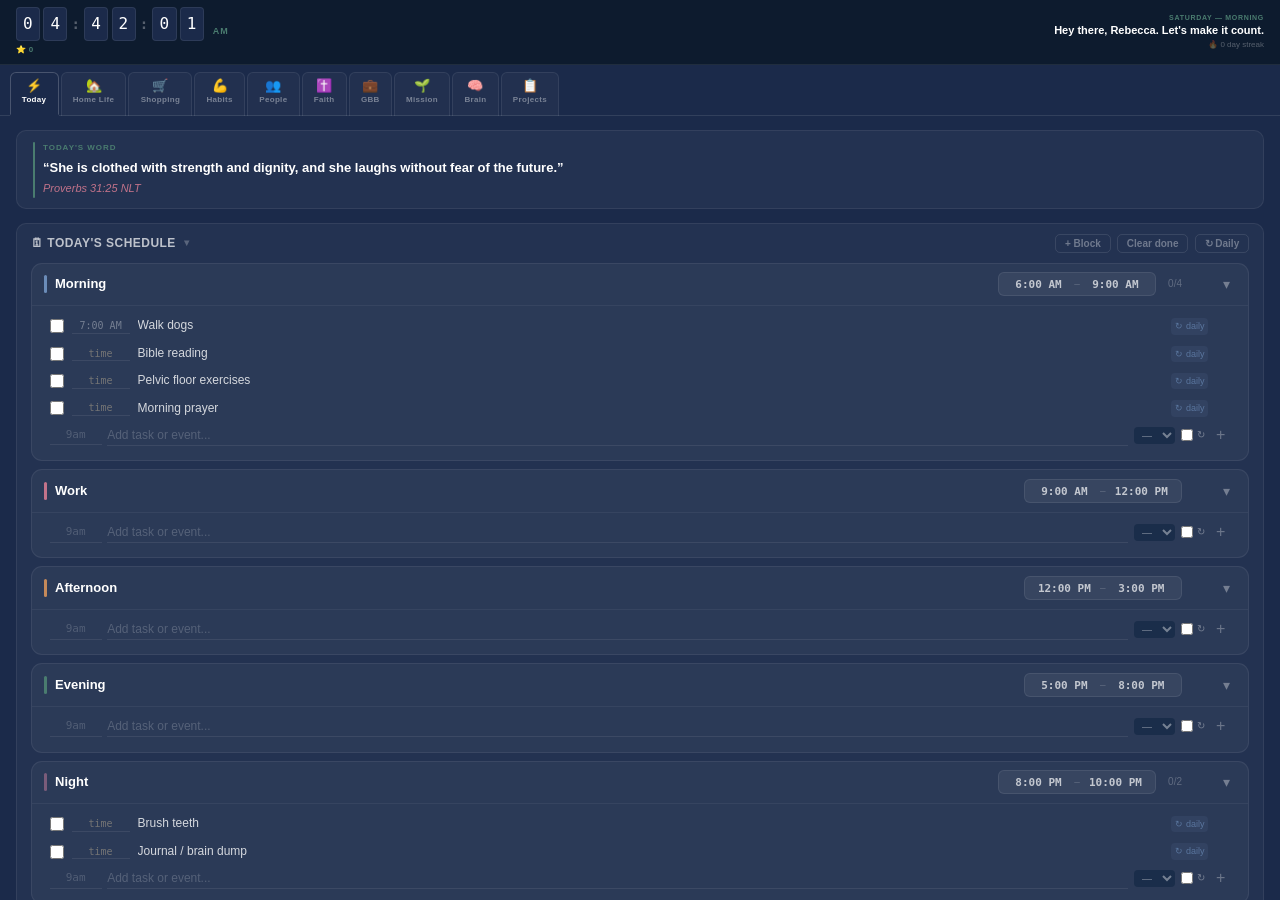
<file: index.html>
<!--
  index.html
  ─────────────────────────────────────
  Job:      My Life Portal — main dashboard and navigation hub
  Styles:   /styles/main.css
  Scripts:  /js/portal.js
-->
<!DOCTYPE html>
<html lang="en">
<head>
<meta charset="UTF-8"/>
<meta name="viewport" content="width=device-width, initial-scale=1.0"/>
<title>My Portal — Rebecca Holka</title>
  <link rel="stylesheet" href="/styles/main.css"/>
<link href="https://fonts.googleapis.com/css2?family=Cormorant+Garamond:ital,wght@0,400;0,500;0,600;1,400;1,500;1,600&family=DM+Sans:wght@300;400;500;600&display=swap" rel="stylesheet"/>
</head>
<body>
<div id="app">

<!-- ══ CONTENT ══ -->
<div class="content" id="main-content">

  <!-- PERSISTENT HEADER -->
  <div class="portal-header">

    <!-- COMPACT HEADER ROW -->

    <!-- CLOCK + GREETING row -->
    <div style="background:#0d1b2e;border-bottom:1px solid rgba(255,255,255,.08);padding:.45rem 1rem;display:flex;align-items:center;justify-content:space-between">

      <!-- CLOCK left -->
      <div style="display:flex;flex-direction:column;gap:3px">
        <div class="mini-flip-group">
          <div class="mini-flip-card"><span id="mcu-h1">0</span></div>
          <div class="mini-flip-card"><span id="mcu-h2">0</span></div>
          <div class="mini-flip-sep">:</div>
          <div class="mini-flip-card"><span id="mcu-m1">0</span></div>
          <div class="mini-flip-card"><span id="mcu-m2">0</span></div>
          <div class="mini-flip-sep">:</div>
          <div class="mini-flip-card"><span id="mcu-s1">0</span></div>
          <div class="mini-flip-card"><span id="mcu-s2">0</span></div>
          <div class="mini-ampm" id="mini-ampm">AM</div>
        </div>
        <div style="font-size:8px;font-weight:700;color:#4A7C6F;letter-spacing:.04em" id="header-pts">⭐ 0</div>
      </div>

      <!-- GREETING right -->
      <div style="text-align:right">
        <div style="font-size:7px;font-weight:700;color:#4A7C6F;letter-spacing:.1em;text-transform:uppercase;font-family:'Montserrat',sans-serif" id="greeting-label">Tuesday — Afternoon</div>
        <div style="font-size:11px;font-weight:700;color:#fff;line-height:1.3;font-family:'Montserrat',sans-serif" id="greeting-name">Hey there, Rebecca.</div>
        <div style="font-size:8px;color:rgba(255,255,255,.3);margin-top:1px" id="greeting-streak">🔥 0</div>
      </div>

    </div>

    <!-- HORIZONTAL TAB NAV -->
    <div class="horiz-tabs" id="horiz-tabs">
      <div class="horiz-tab active" data-tab="home" onclick="goTab('home',this)"><div class="horiz-tab-icon">⚡</div><div class="horiz-tab-label">Today</div></div>
      <div class="horiz-tab" data-tab="homelife" onclick="goTab('homelife',this)"><div class="horiz-tab-icon">🏡</div><div class="horiz-tab-label">Home Life</div></div>
      <div class="horiz-tab" data-tab="shopping" onclick="goTab('shopping',this)"><div class="horiz-tab-icon">🛒</div><div class="horiz-tab-label">Shopping</div></div>
      <div class="horiz-tab" data-tab="habits" onclick="goTab('habits',this)"><div class="horiz-tab-icon">💪</div><div class="horiz-tab-label">Habits</div></div>
      <div class="horiz-tab" data-tab="people" onclick="goTab('people',this)"><div class="horiz-tab-icon">👥</div><div class="horiz-tab-label">People</div></div>
      <div class="horiz-tab" data-tab="faith" onclick="goTab('faith',this)"><div class="horiz-tab-icon">✝️</div><div class="horiz-tab-label">Faith</div></div>
      <div class="horiz-tab" data-tab="business" onclick="goTab('business',this)"><div class="horiz-tab-icon">💼</div><div class="horiz-tab-label">GBB</div></div>
      <div class="horiz-tab" data-tab="mission" onclick="goTab('mission',this)"><div class="horiz-tab-icon">🌱</div><div class="horiz-tab-label">Mission</div></div>
      <div class="horiz-tab" data-tab="brain" onclick="goTab('brain',this)"><div class="horiz-tab-icon">🧠</div><div class="horiz-tab-label">Brain</div></div>
      <a class="horiz-tab" href="/projects/" style="text-decoration:none"><div class="horiz-tab-icon">📋</div><div class="horiz-tab-label">Projects</div></a>
    </div>

  </div><!-- end portal-header -->

  <!-- TOP TABS (hidden — kept for JS compatibility) -->
  <div class="top-tabs" id="top-tabs" style="display:none">
    <button class="top-tab active" data-tab="home" onclick="goTab('home',this)">⚡ Today</button>
    <button class="top-tab" data-tab="homelife" onclick="goTab('homelife',this)">🏡 Home Life</button>
    <button class="top-tab" data-tab="shopping" onclick="goTab('shopping',this)">🛒 Shopping</button>
    <button class="top-tab" data-tab="habits" onclick="goTab('habits',this)">💪 Habits</button>
    <button class="top-tab" data-tab="people" onclick="goTab('people',this)">👥 People</button>
    <button class="top-tab" data-tab="faith" onclick="goTab('faith',this)">✝️ Faith</button>
    <button class="top-tab" data-tab="business" onclick="goTab('business',this)">💼 GBB</button>
    <button class="top-tab" data-tab="mission" onclick="goTab('mission',this)">🌱 Mission</button>
    <button class="top-tab" data-tab="brain" onclick="goTab('brain',this)">🧠 Brain</button>
  </div>

  <div class="horiz-tabs-border"></div>
  <!-- PAGES -->
  <div class="pages">

    <!-- ══════════ HOME ══════════ -->
        <div class="page active" id="page-home">

      <!-- TODAY'S SCRIPTURE -->
      <div class="card" style="margin-bottom:14px;padding:.65rem 1rem">
        <div style="display:flex;align-items:flex-start;gap:.5rem">
          <div style="width:2px;background:#4A7C6F;border-radius:999px;align-self:stretch;min-height:32px;flex-shrink:0"></div>
          <div style="flex:1">
            <div style="font-size:8px;font-weight:700;color:#4A7C6F;letter-spacing:.12em;text-transform:uppercase;margin-bottom:3px;font-family:'Montserrat',sans-serif">Today's Word</div>
            <div class="scripture-text" id="scripture-verse" style="font-size:13px;font-weight:700;color:#fff;line-height:1.5;font-family:'Montserrat',sans-serif"></div>
            <div class="scripture-ref" id="scripture-cite" style="font-size:11px;color:#C2738A;font-style:italic;margin-top:3px;font-weight:500"></div>
          </div>
        </div>
      </div>

      <!-- SCHEDULE -->
      <div class="card" style="margin-bottom:14px">
        <div class="card-hdr" data-collapse="sched">
          <div class="card-title">🗓 Today's Schedule <span class="collapse-chevron" style="color:rgba(255,255,255,.25);font-size:10px;margin-left:.25rem">▾</span></div>
          <div style="display:flex;gap:.4rem">
            <button class="s-action" onclick="addScheduleBlock()">+ Block</button>
            <button class="s-action" onclick="clearDoneScheduleItems()">Clear done</button>
            <button class="s-action" onclick="toggleManageRecurring()">↻ Daily</button>
          </div>
        </div>
        <!-- MANAGE RECURRING -->
        <div id="schedule-card-body">
        <div id="manage-recurring" style="display:none;background:rgba(107,140,184,.06);border:1px solid rgba(107,140,184,.15);border-radius:9px;padding:.75rem;margin-bottom:.75rem">
          <div style="font-size:10px;font-weight:700;letter-spacing:.1em;text-transform:uppercase;color:var(--faith);margin-bottom:.5rem">↻ Daily Recurring Items</div>
          <div id="recurring-list"></div>
          <div style="font-size:11px;color:rgba(255,255,255,.25);margin-top:.4rem;font-style:italic">These populate automatically every morning. Edit inline or ✕ to remove.</div>
          </div>
        <div id="schedule-wrap"></div>
        </div>
      </div>

      <!-- TODAY'S PRIORITIES -->
      <div class="card" style="margin-bottom:14px">
        <div class="card-hdr" data-collapse="priorities">
          <div class="card-title">🎯 Today's Priorities <span class="collapse-chevron" style="color:rgba(255,255,255,.25);font-size:10px;margin-left:.25rem">▾</span></div>
          <a class="s-action" href="/projects/?view=today" style="text-decoration:none">All tasks →</a>
        </div>
        <div id="priorities-body">
        <div class="priority-cards" id="priority-cards"></div>
        <div style="font-size:11px;color:rgba(255,255,255,.25);font-style:italic" id="priority-hint">Flag tasks as P1 · P2 · P3 in any section to surface them here</div>
        </div>
      </div>

      <!-- DAILY LOG WIDGET -->
      <div class="card" style="margin-bottom:14px">
        <div class="card-hdr" data-collapse="log">
          <div class="card-title">📓 Today's Log <span class="collapse-chevron" style="color:rgba(255,255,255,.25);font-size:10px;margin-left:.25rem">▾</span></div>
          <div style="display:flex;gap:.4rem;align-items:center">
            <select class="add-select" id="log-symbol-select" style="font-size:11px;padding:.28rem .5rem;max-width:110px">
              <option value="•">• Task</option>
              <option value="○">○ Event</option>
              <option value="—">— Note</option>
              <option value="*">* Priority</option>
              <option value="†">† Prayer</option>
              <option value="!">! Idea</option>
            </select>
            <select class="add-select" id="log-tag-select" style="font-size:11px;padding:.28rem .5rem;max-width:100px">
              <option value="">No tag</option>
              <option value="home">🏡 Home</option>
              <option value="business">💼 Business</option>
              <option value="faith">✝️ Faith</option>
              <option value="people">👥 People</option>
              <option value="health">💪 Health</option>
              <option value="mission">🌱 Mission</option>
            </select>
            <a href="/daily/" style="font-size:11px;color:rgba(255,255,255,.35);text-decoration:none;padding:.28rem .55rem;border:1px solid rgba(255,255,255,.1);border-radius:5px;transition:all .15s" onmouseover="this.style.color='#fff'" onmouseout="this.style.color='rgba(255,255,255,.35)'">Full log →</a>
          </div>
        </div>
        <div id="log-body">
        <div class="add-row" style="margin-bottom:.5rem">
          <input class="add-input" id="log-entry-input" placeholder="Log something for today..." style="flex:1" onkeydown="if(event.key==='Enter')addDailyLogEntry()"/>
          <button class="add-btn" onclick="addDailyLogEntry()">Log</button>
        </div>
        <div id="home-log-list" style="display:flex;flex-direction:column;gap:3px;max-height:160px;overflow-y:auto"></div>
        </div>
      </div>

      <!-- BILLS WIDGET -->
      <div class="card" style="margin-bottom:14px" id="home-bills-card">
        <div class="card-hdr" data-collapse="bills">
          <div class="card-title">💳 Bills & Money <span class="collapse-chevron" style="color:rgba(255,255,255,.25);font-size:10px;margin-left:.25rem">▾</span></div>
          <button class="s-action" onclick="goToBills()">All bills →</button>
        </div>
        <div id="bills-body"><div id="home-bills-list" style="display:flex;flex-direction:column;gap:3px"></div>
        <div id="home-bills-empty" style="font-size:12px;color:rgba(255,255,255,.2);font-style:italic;display:none">No upcoming bills</div></div>
      </div>


      <!-- NEED TO -->
      <!-- NEED TO -->
      <div class="card" style="margin-bottom:14px">
        <div class="card-hdr" data-collapse="needto">
          <div class="card-title">⚡ Need To <span class="collapse-chevron" style="color:rgba(255,255,255,.25);font-size:10px;margin-left:.25rem">▾</span></div>
          <button class="s-action" onclick="toggleNeedToForm()">+ Add</button>
        </div>
        <div id="needto-body"><div class="needto-list" id="needto-list"></div>
        <div id="needto-empty" style="font-size:12px;color:rgba(255,255,255,.2);font-style:italic;display:none">Nothing pending</div>
        <div class="needto-add-form" id="needto-form">
          <div class="needto-type-picker" id="needto-type-picker">
            <button class="nt-btn selected" data-type="call" data-icon="📞" onclick="selectNTType(this)">📞 Call</button>
            <button class="nt-btn" data-type="email" data-icon="✉️" onclick="selectNTType(this)">✉️ Email</button>
            <button class="nt-btn" data-type="text" data-icon="💬" onclick="selectNTType(this)">💬 Text</button>
            <button class="nt-btn" data-type="errand" data-icon="🚗" onclick="selectNTType(this)">🚗 Errand</button>
            <button class="nt-btn" data-type="followup" data-icon="📋" onclick="selectNTType(this)">📋 Follow up</button>
            <button class="nt-btn" data-type="pay" data-icon="💰" onclick="selectNTType(this)">💰 Pay</button>
          </div>
          <div class="add-row" style="margin-bottom:.5rem">
            <select class="add-select" id="needto-person-select" style="flex:1">
              <option value="">Select person...</option>
            </select>
            <input class="add-input" id="needto-person-other" placeholder="Or type name..." style="flex:1"/>
          </div>
          <div class="add-row">
            <input class="add-input" id="needto-note" placeholder="What about? (optional)..." style="flex:1"/>
            <input class="add-input" id="needto-due" type="date" style="max-width:140px"/>
            <button class="add-btn" onclick="addNeedTo()">Add</button>
          </div>
        </div>
        </div>
      </div>


      <!-- HABIT SNAPSHOT — compact collapsible -->
      <div class="card" style="margin-bottom:10px">
        <div class="card-hdr" data-collapse="habits-snap">
          <div class="card-title">💪 Habits Today <span class="collapse-chevron" style="color:rgba(255,255,255,.25);font-size:10px;margin-left:.25rem">▾</span></div>
          <div style="display:flex;align-items:center;gap:.5rem">
            <span style="font-size:10px;color:rgba(255,255,255,.3)"><span id="snap-done">0</span>/<span id="snap-total">0</span> · <span id="snap-pts" style="color:var(--sage)">0</span>pts</span>
            <span class="s-action" onclick="goTab('habits',null);event.stopPropagation()">Open →</span>
          </div>
        </div>
        <div id="habits-snap-body">
          <div class="habit-dot-grid" id="habit-dots" style="margin-top:.3rem"></div>
        </div>
      </div>

      <div class="grid2">
        <!-- AT A GLANCE -->
        <div class="card">
          <div class="card-hdr" data-collapse="glance"><div class="card-title">👁 At a Glance <span class="collapse-chevron" style="color:rgba(255,255,255,.25);font-size:10px;margin-left:.25rem">▾</span></div></div>
          <div id="glance-body"><div class="glance-grid">
            <div class="glance-item" onclick="window.location='projects.html?view=today'"><div class="glance-val" id="g-tasks">—</div><div class="glance-label">Tasks</div><div class="glance-dot" id="gd-tasks"></div></div>
            <div class="glance-item" onclick="goTab('people',null)"><div class="glance-val" id="g-followup">—</div><div class="glance-label">Follow ups</div><div class="glance-dot" id="gd-followup"></div></div>
            <div class="glance-item" onclick="goTab('faith',null)"><div class="glance-val" id="g-prayers">—</div><div class="glance-label">Prayers</div><div class="glance-dot" id="gd-prayers"></div></div>
            <div class="glance-item" onclick="goTab('shopping',null)"><div class="glance-val" id="g-shopping">—</div><div class="glance-label">Shopping</div><div class="glance-dot" id="gd-shopping"></div></div>
            <div class="glance-item" onclick="goTab('mission',null)"><div class="glance-val" id="g-mission">—</div><div class="glance-label">Mission</div><div class="glance-dot" id="gd-mission"></div></div>
            <div class="glance-item" onclick="goTab('brain',null)"><div class="glance-val" id="g-brain">—</div><div class="glance-label">Brain</div><div class="glance-dot" id="gd-brain"></div></div>
          </div></div>
        </div>
      </div>


      <!-- QUICK ACCESS -->
      <div class="card">
        <div class="card-hdr" data-collapse="quickaccess"><div class="card-title">⚡ Quick Access <span class="collapse-chevron" style="color:rgba(255,255,255,.25);font-size:10px;margin-left:.25rem">▾</span></div></div>
        <div id="quickaccess-body"><div class="grid4">
          <div class="tool-card" onclick="goTab('faith',null)" style="border-color:rgba(107,140,184,.3);background:rgba(107,140,184,.08)"><div class="tool-emoji">✝️</div>Faith</div>
          <div class="tool-card" onclick="goTab('brain',null)"><div class="tool-emoji">🧠</div>Brain Dump</div>
          <a class="tool-card" href="/daily/" style="border-color:rgba(194,115,138,.3);background:rgba(194,115,138,.08)"><div class="tool-emoji">📓</div>Daily Log</a>
          <div class="tool-card" onclick="goTab('habits',null)"><div class="tool-emoji">💪</div>Habits</div>
          <div class="tool-card" onclick="goTab('people',null)"><div class="tool-emoji">👥</div>People</div>
          <div class="tool-card" onclick="goTab('shopping',null)"><div class="tool-emoji">🛒</div>Shopping</div>
          <div class="tool-card" onclick="goTab('business',null)"><div class="tool-emoji">💼</div>GBB</div>
          <div class="tool-card" onclick="goTab('mission',null)"><div class="tool-emoji">🌱</div>Mission</div>
          <div class="tool-card" onclick="goTab('homelife',null)"><div class="tool-emoji">🏡</div>Home Life</div>
          <a class="tool-card" href="https://getbookednbranded.pages.dev" target="_blank"><div class="tool-emoji">🌐</div>GBB Site</a>
          <a class="tool-card" href="https://calendly.com/rebeccaannexo/meet" target="_blank"><div class="tool-emoji">📅</div>Calendly</a>
          <a class="tool-card" href="https://drive.google.com" target="_blank"><div class="tool-emoji">📁</div>Drive</a>
          <a class="tool-card" href="https://dash.cloudflare.com" target="_blank"><div class="tool-emoji">☁️</div>Cloudflare</a>
          <a class="tool-card" href="https://github.com" target="_blank"><div class="tool-emoji">💻</div>GitHub</a>
          <a class="tool-card" href="https://script.google.com" target="_blank"><div class="tool-emoji">⚙️</div>Apps Script</a>
          <a class="tool-card" href="https://console.cloud.google.com" target="_blank"><div class="tool-emoji">🔑</div>Cloud Console</a>
          <a class="tool-card" href="/projects/"><div class="tool-emoji">📋</div>Project Board</a>
          <a class="tool-card" href="https://getbookednbranded.pages.dev/prospecting-audit-tool.html" target="_blank"><div class="tool-emoji">🔍</div>Prospect Audit</a>
        </div>
        </div><!-- end quickaccess-body -->
      </div><!-- end quickaccess card -->
    </div><!-- end page-home -->

    <div class="page" id="page-homelife">
      <div class="page-header">
        <div class="page-eyebrow">Household · Seth · Bruno · Lavender · Shadow</div>
        <div class="page-title">Home <em>Life</em></div>
      </div>
      <div class="tabs-inner">
        <button class="tab-inner active" onclick="innerTab(this,'hl-tasks')">Tasks</button>
        <button class="tab-inner" onclick="innerTab(this,'hl-seth')">Seth</button>
        <button class="tab-inner" onclick="innerTab(this,'hl-dogs')">Dogs</button>
        <button class="tab-inner" onclick="innerTab(this,'hl-errands')">Errands</button>
        <button class="tab-inner" onclick="innerTab(this,'hl-finances')">Finances</button>
        <button class="tab-inner" onclick="innerTab(this,'hl-goals')">Goals</button>
        <button class="tab-inner" onclick="innerTab(this,'hl-notes')">Notes</button>
        <button class="tab-inner" onclick="innerTab(this,'hl-bills')">Bills</button>
      </div>
      <div class="tab-content-inner active" id="hl-tasks">
        <div class="add-row"><input class="add-input" id="hl-task-in" placeholder="Add household task..." onkeydown="if(event.key==='Enter')addCheck('hl-task-in','hl-task-list','hl_tasks')"/><button class="add-btn" onclick="addCheck('hl-task-in','hl-task-list','hl_tasks')">Add</button></div>
        <div class="items" id="hl-task-list"></div>
      </div>
      <div class="tab-content-inner" id="hl-seth">
        <div class="milestone"><div class="milestone-icon">🌿</div><div class="milestone-text"><strong>Seth — 9 months sober from kratom</strong><span>Real. Hard. Worth marking.</span></div></div>
        <div class="tabs-inner">
          <button class="tab-inner active" onclick="innerTab(this,'seth-discuss')">To Discuss</button>
          <button class="tab-inner" onclick="innerTab(this,'seth-legal')">Legal / Fynnlea</button>
          <button class="tab-inner" onclick="innerTab(this,'seth-work')">Work / Income</button>
          <button class="tab-inner" onclick="innerTab(this,'seth-notes')">Notes</button>
          <button class="tab-inner" onclick="innerTab(this,'seth-prayer')">Prayer</button>
        </div>
        <div class="tab-content-inner active" id="seth-discuss">
          <div class="add-row"><input class="add-input" id="seth-dis-in" placeholder="Things to bring to Seth when timing is right..." onkeydown="if(event.key==='Enter')addCheck('seth-dis-in','seth-dis-list','seth_discuss')"/><button class="add-btn" onclick="addCheck('seth-dis-in','seth-dis-list','seth_discuss')">Add</button></div>
          <div class="items" id="seth-dis-list"></div>
        </div>
        <div class="tab-content-inner" id="seth-legal">
          <div class="add-row"><input class="add-input" id="seth-legal-in" placeholder="Legal update or action item..." onkeydown="if(event.key==='Enter')addItem('seth-legal-in','seth-legal-list','seth_legal','{amber}')"/><button class="add-btn" onclick="addItem('seth-legal-in','seth-legal-list','seth_legal','var(--amber)')">Add</button></div>
          <div class="items" id="seth-legal-list"></div>
          <div class="dump-box" style="margin-top:.5rem"><textarea class="dump-textarea" id="seth-legal-notes" placeholder="Legal notes, court dates, Fynnlea updates..." onblur="saveText('seth-legal-notes','seth_legal_notes')" style="min-height:60px"></textarea></div>
        </div>
        <div class="tab-content-inner" id="seth-work">
          <div class="stat-row"><div class="stat"><div class="stat-val" id="seth-week" contenteditable="true" onblur="saveText('seth-week','seth_week')">$0</div><div class="stat-label">Uber this week</div></div><div class="stat"><div class="stat-val" id="seth-month" contenteditable="true" onblur="saveText('seth-month','seth_month')">$0</div><div class="stat-label">This month</div></div></div>
          <div class="dump-box"><textarea class="dump-textarea" id="seth-work-notes" placeholder="Uber Black · fleet notes · income tracking..." onblur="saveText('seth-work-notes','seth_work_notes')" style="min-height:60px"></textarea></div>
        </div>
        <div class="tab-content-inner" id="seth-notes">
          <div class="dump-box"><textarea class="dump-textarea" id="seth-notes-text" placeholder="Notes about Seth, your relationship, things you're working through together..." onblur="saveText('seth-notes-text','seth_notes')" style="min-height:120px"></textarea></div>
        </div>
        <div class="tab-content-inner" id="seth-prayer">
          <div class="add-row"><input class="add-input" id="seth-pray-in" placeholder="Prayer for Seth..." onkeydown="if(event.key==='Enter')addPrayerFor('seth-pray-in','seth-pray-list','seth_prayers','Seth')"/><button class="add-btn" onclick="addPrayerFor('seth-pray-in','seth-pray-list','seth_prayers','Seth')">Add</button></div>
          <div class="items" id="seth-pray-list"></div>
        </div>
      </div>
      <div class="tab-content-inner" id="hl-dogs">
        <div class="grid3">
          <div class="card"><div style="font-size:24px;margin-bottom:.4rem">🐾</div><div style="font-size:14px;font-weight:600;color:#fff;margin-bottom:.15rem">Bruno</div><div style="font-size:11px;color:rgba(255,255,255,.35);margin-bottom:.6rem">13 years · Senior</div><div class="add-row"><input class="add-input" id="bruno-in" placeholder="Vet notes, reminders..." onkeydown="if(event.key==='Enter')addCheck('bruno-in','bruno-list','bruno_notes')" style="font-size:11px"/><button class="add-btn" onclick="addCheck('bruno-in','bruno-list','bruno_notes')" style="font-size:11px">Add</button></div><div class="items" id="bruno-list"></div></div>
          <div class="card"><div style="font-size:24px;margin-bottom:.4rem">🐾</div><div style="font-size:14px;font-weight:600;color:#fff;margin-bottom:.15rem">Lavender</div><div style="font-size:11px;color:rgba(255,255,255,.35);margin-bottom:.6rem">9 years</div><div class="add-row"><input class="add-input" id="lav-in" placeholder="Vet notes, reminders..." onkeydown="if(event.key==='Enter')addCheck('lav-in','lav-list','lav_notes')" style="font-size:11px"/><button class="add-btn" onclick="addCheck('lav-in','lav-list','lav_notes')" style="font-size:11px">Add</button></div><div class="items" id="lav-list"></div></div>
          <div class="card"><div style="font-size:24px;margin-bottom:.4rem">🐾</div><div style="font-size:14px;font-weight:600;color:#fff;margin-bottom:.15rem">Shadow</div><div style="font-size:11px;color:rgba(255,255,255,.35);margin-bottom:.6rem">2 years · Pup</div><div class="add-row"><input class="add-input" id="shadow-in" placeholder="Vet notes, reminders..." onkeydown="if(event.key==='Enter')addCheck('shadow-in','shadow-list','shadow_notes')" style="font-size:11px"/><button class="add-btn" onclick="addCheck('shadow-in','shadow-list','shadow_notes')" style="font-size:11px">Add</button></div><div class="items" id="shadow-list"></div></div>
        </div>
      </div>
      <div class="tab-content-inner" id="hl-errands">
        <div class="add-row"><input class="add-input" id="errand-in" placeholder="Add errand (note if needs a ride)..." onkeydown="if(event.key==='Enter')addCheck('errand-in','errand-list','hl_errands')"/><button class="add-btn" onclick="addCheck('errand-in','errand-list','hl_errands')">Add</button></div>
        <div class="items" id="errand-list"></div>
      </div>
      <div class="tab-content-inner" id="hl-finances">
        <div class="finance-grid"><div class="finance-card"><div class="finance-label">Monthly budget</div><div class="finance-amount" id="hl-budget" contenteditable="true" onblur="saveText('hl-budget','hl_budget')">$0</div></div><div class="finance-card"><div class="finance-label">Bills due</div><div class="finance-amount" id="hl-bills-amt" contenteditable="true" onblur="saveText('hl-bills-amt','hl_bills')">$0</div></div></div>
        <div class="dump-box"><textarea class="dump-textarea" id="hl-fin-notes" placeholder="Budget notes, bills, household expenses..." onblur="saveText('hl-fin-notes','hl_fin_notes')" style="min-height:60px"></textarea></div>
      </div>
      <div class="tab-content-inner" id="hl-goals">
        <div class="add-row"><input class="add-input" id="hl-goal-in" placeholder="Add a home or life goal..." onkeydown="if(event.key==='Enter')addItem('hl-goal-in','hl-goal-list','hl_goals','var(--col-homelife)')"/><button class="add-btn" onclick="addItem('hl-goal-in','hl-goal-list','hl_goals','var(--amber)')">Add</button></div>
        <div class="items" id="hl-goal-list"></div>
      </div>
      <div class="tab-content-inner" id="hl-notes">
        <div class="dump-box"><textarea class="dump-textarea" id="hl-notes-text" placeholder="Home life notes, family updates, anything about daily life..." onblur="saveText('hl-notes-text','hl_notes')" style="min-height:150px"></textarea></div>
      </div>
      <div class="tab-content-inner" id="hl-bills">

        <!-- SUMMARY CARDS -->
        <div class="bills-summary">
          <div class="bill-sum-card"><div class="bill-sum-val" id="bs-overdue" style="color:#F1948A">$0</div><div class="bill-sum-label">Overdue</div></div>
          <div class="bill-sum-card"><div class="bill-sum-val" id="bs-week" style="color:var(--amber)">$0</div><div class="bill-sum-label">Due This Week</div></div>
          <div class="bill-sum-card"><div class="bill-sum-val" id="bs-monthly" style="color:var(--sage)">$0</div><div class="bill-sum-label">Monthly Total</div></div>
        </div>

        <!-- ADD BILL -->
        <div class="card" style="margin-bottom:.75rem;padding:.75rem 1rem">
          <div class="card-hdr" style="margin-bottom:.5rem"><div class="card-title">Add Bill</div></div>
          <div class="add-row" style="flex-wrap:wrap;gap:.35rem">
            <input class="add-input" id="bill-name-in" placeholder="Bill name..." style="min-width:110px"/>
            <input class="add-input" id="bill-amount-in" placeholder="$Amount" style="max-width:85px"/>
            <input class="add-input" id="bill-due-in" type="date" style="max-width:140px"/>
            <select class="add-select" id="bill-cat-in">
              <option value="housing">🏠 Housing</option>
              <option value="utility">⚡ Utility</option>
              <option value="subscription">📱 Subscription</option>
              <option value="insurance">🛡 Insurance</option>
              <option value="debt">💳 Debt</option>
              <option value="transport">🚗 Transport</option>
              <option value="other">📋 Other</option>
            </select>
            <select class="add-select" id="bill-recur-in">
              <option value="monthly">Monthly</option>
              <option value="weekly">Weekly</option>
              <option value="yearly">Yearly</option>
              <option value="once">One-time</option>
            </select>
            <button class="add-btn" onclick="addBill()">Add</button>
          </div>
        </div>

        <!-- BILLS LIST -->
        <div id="bills-list"></div>
        <div id="bills-empty" style="font-size:12px;color:rgba(255,255,255,.2);font-style:italic;padding:.5rem 0;display:none">No bills added yet — add one above</div>

        <!-- FINANCIAL SITES & LINKS -->
        <div class="s-label" style="margin-top:1rem">
          Financial Sites
          <button class="s-action" onclick="addFinLink()">+ Add</button>
        </div>
        <div class="fin-links" id="fin-links-list"></div>

      </div>
    </div>

    <!-- ══════════ SHOPPING ══════════ -->
    <div class="page" id="page-shopping">
      <div class="page-header">
        <div class="page-eyebrow">Grocery · Household · Dogs · Personal</div>
        <div class="page-title">Shopping <em>& Inventory</em></div>
      </div>
      <div class="card" style="background:rgba(74,124,111,.08);border-color:rgba(74,124,111,.2)">
        <div class="card-hdr"><div class="card-title" style="color:var(--sage)">📱 Share with Seth</div><button class="add-btn" onclick="copyShopLink()" style="font-size:11px">Copy link</button></div>
        <div style="font-size:11px;color:rgba(255,255,255,.35)">Seth opens the link on his phone · taps items as he gets them</div>
      </div>
      <div class="tabs-inner">
        <button class="tab-inner active" onclick="innerTab(this,'shop-list')">Shopping List</button>
        <button class="tab-inner" onclick="innerTab(this,'shop-pantry')">Pantry</button>
        <button class="tab-inner" onclick="innerTab(this,'shop-household')">Household</button>
        <button class="tab-inner" onclick="innerTab(this,'shop-dogs')">Dogs</button>
      </div>
      <div class="tab-content-inner active" id="shop-list">
        <div class="add-row">
          <input class="add-input" id="shop-name-in" placeholder="Item..." onkeydown="if(event.key==='Enter')addShopItem()"/>
          <input class="add-input" id="shop-qty-in" placeholder="Qty" style="max-width:65px"/>
          <select class="add-select" id="shop-cat-in">
            <option value="grocery">🥦 Grocery</option>
            <option value="household">🏠 Household</option>
            <option value="personal">✨ Personal</option>
            <option value="dogs">🐾 Dogs</option>
            <option value="other">📦 Other</option>
          </select>
          <button class="add-btn" onclick="addShopItem()">Add</button>
        </div>
        <div class="items" id="shop-items-list"></div>
        <div id="shop-empty" style="font-size:12px;color:rgba(255,255,255,.2);font-style:italic;padding:.5rem 0">List is empty</div>
        <button class="s-action" onclick="clearGotShop()" style="margin-top:.5rem">Clear gotten items</button>
      </div>
      <div class="tab-content-inner" id="shop-pantry">
        <div class="add-row"><input class="add-input" id="pantry-name-in" placeholder="Pantry item..."/><select class="add-select" id="pantry-status-in"><option value="good">✓ Good</option><option value="low">⚠ Low</option><option value="out">✕ Out</option></select><button class="add-btn" onclick="addInvItem('pantry')">Add</button></div>
        <div class="items" id="pantry-list"></div>
      </div>
      <div class="tab-content-inner" id="shop-household">
        <div class="add-row"><input class="add-input" id="hhold-name-in" placeholder="Household item..."/><select class="add-select" id="hhold-status-in"><option value="good">✓ Good</option><option value="low">⚠ Low</option><option value="out">✕ Out</option></select><button class="add-btn" onclick="addInvItem('household')">Add</button></div>
        <div class="items" id="household-list"></div>
      </div>
      <div class="tab-content-inner" id="shop-dogs">
        <div class="add-row"><input class="add-input" id="dogs-inv-in" placeholder="Dog supply (e.g. Bruno — senior food)..."/><select class="add-select" id="dogs-status-in"><option value="good">✓ Good</option><option value="low">⚠ Low</option><option value="out">✕ Out</option></select><button class="add-btn" onclick="addInvItem('dogs')">Add</button></div>
        <div class="items" id="dogs-inv-list"></div>
      </div>
    </div>

    <!-- ══════════ HABITS ══════════ -->
    <div class="page" id="page-habits">
      <div class="page-header">
        <div class="page-eyebrow">Move · Strengthen · Show up · Earn rewards</div>
        <div class="page-title">Health <em>& Habits</em></div>
      </div>
      <div class="stat-row">
        <div class="stat"><div class="stat-val" id="h-streak" style="color:var(--amber)">0🔥</div><div class="stat-label">Day Streak</div></div>
        <div class="stat"><div class="stat-val" id="h-total-pts" style="color:var(--sage)">0</div><div class="stat-label">Total Points</div></div>
        <div class="stat"><div class="stat-val" id="h-today-pts" style="color:var(--peony)">0</div><div class="stat-label">Today's Pts</div></div>
        <div class="stat"><div class="stat-val" id="h-done-count">0/0</div><div class="stat-label">Habits Done</div></div>
      </div>
      <div class="tabs-inner">
        <button class="tab-inner active" onclick="innerTab(this,'h-today')">Today</button>
        <button class="tab-inner" onclick="innerTab(this,'h-exercise')">Exercise</button>
        <button class="tab-inner" onclick="innerTab(this,'h-goals')">Goals</button>
        <button class="tab-inner" onclick="innerTab(this,'h-rewards')">Rewards</button>
        <button class="tab-inner" onclick="innerTab(this,'h-all')">All Habits</button>
      </div>
      <div class="tab-content-inner active" id="h-today">
        <div class="s-label">Today's habits <button class="s-action" onclick="resetHabits()">Reset day</button></div>
        <div class="items" id="h-today-list"></div>
        <div id="h-today-empty" style="font-size:12px;color:rgba(255,255,255,.2);font-style:italic">No habits set up yet · go to All Habits tab</div>
      </div>
      <div class="tab-content-inner" id="h-exercise">
        <div class="s-label">Log exercise</div>
        <div class="grid2">
          <div class="card"><div style="font-size:13px;font-weight:600;color:#fff;margin-bottom:.2rem">🚶 Walking</div><div style="font-size:11px;color:rgba(255,255,255,.35);margin-bottom:.6rem">Your favorite · low impact · builds everything</div><div class="add-row"><input class="add-input" id="walk-in" placeholder="e.g. 30 min, 1.5 miles" style="font-size:11px"/><button class="add-btn" onclick="logEx('walking','walk-in','walk-log',5)" style="font-size:11px">+5pts</button></div><div id="walk-log"></div></div>
          <div class="card"><div style="font-size:13px;font-weight:600;color:#fff;margin-bottom:.2rem">🥾 Hiking</div><div style="font-size:11px;color:rgba(255,255,255,.35);margin-bottom:.6rem">Weekly goal · full body · mental reset</div><div class="add-row"><input class="add-input" id="hike-in" placeholder="e.g. 2 miles, Arbor Hills" style="font-size:11px"/><button class="add-btn" onclick="logEx('hiking','hike-in','hike-log',15)" style="font-size:11px">+15pts</button></div><div id="hike-log"></div></div>
          <div class="card"><div style="font-size:13px;font-weight:600;color:#fff;margin-bottom:.2rem">💪 Pelvic Floor</div><div style="font-size:11px;color:rgba(255,255,255,.35);margin-bottom:.6rem">Kegels · bridges · stop-start · 10 min daily</div><div class="add-row"><input class="add-input" id="pelvic-in" placeholder="e.g. 3 sets Kegels, 10 bridges" style="font-size:11px"/><button class="add-btn" onclick="logEx('pelvic','pelvic-in','pelvic-log',10)" style="font-size:11px">+10pts</button></div><div id="pelvic-log"></div></div>
          <div class="card"><div style="font-size:13px;font-weight:600;color:#fff;margin-bottom:.2rem">🧘 Core & Mobility</div><div style="font-size:11px;color:rgba(255,255,255,.35);margin-bottom:.6rem">Low impact · stretching · hip mobility</div><div class="add-row"><input class="add-input" id="core-in" placeholder="e.g. 10 min stretch, dead bug x10" style="font-size:11px"/><button class="add-btn" onclick="logEx('core','core-in','core-log',8)" style="font-size:11px">+8pts</button></div><div id="core-log"></div></div>
        </div>
      </div>
      <div class="tab-content-inner" id="h-goals">
        <div class="s-label">Daily goals</div>
        <div class="add-row"><input class="add-input" id="goal-daily-in" placeholder="Daily goal..." onkeydown="if(event.key==='Enter')addGoal('daily')"/><button class="add-btn" onclick="addGoal('daily')">Add</button></div>
        <div class="items" id="goals-daily-list"></div>
        <div class="s-label">Weekly goals</div>
        <div class="add-row"><input class="add-input" id="goal-weekly-in" placeholder="Weekly goal..." onkeydown="if(event.key==='Enter')addGoal('weekly')"/><button class="add-btn" onclick="addGoal('weekly')">Add</button></div>
        <div class="items" id="goals-weekly-list"></div>
        <div class="s-label">Monthly goals</div>
        <div class="add-row"><input class="add-input" id="goal-monthly-in" placeholder="Monthly goal..." onkeydown="if(event.key==='Enter')addGoal('monthly')"/><button class="add-btn" onclick="addGoal('monthly')">Add</button></div>
        <div class="items" id="goals-monthly-list"></div>
      </div>
      <div class="tab-content-inner" id="h-rewards">
        <div class="card" style="background:rgba(74,124,111,.08);border-color:rgba(74,124,111,.2)">
          <div class="card-hdr"><div class="card-title" style="color:var(--sage)">🎯 Current reward goal</div><button class="s-action" onclick="setRewardGoal()">Edit</button></div>
          <div style="font-size:15px;color:var(--amber);font-weight:500;margin-bottom:.4rem" id="reward-name-display">Set a reward goal →</div>
          <div style="height:6px;background:rgba(255,255,255,.07);border-radius:999px;overflow:hidden;margin-bottom:.3rem"><div id="reward-bar" style="height:100%;background:linear-gradient(90deg,var(--sage),var(--amber));border-radius:999px;width:0%;transition:width .5s"></div></div>
          <div style="font-size:11px;color:rgba(255,255,255,.3)" id="reward-progress-text">Add a reward to start</div>
        </div>
        <div class="add-row">
          <input class="add-input" id="reward-name-in" placeholder="Reward (e.g. Steam mop)..."/>
          <input class="add-input" id="reward-pts-in" placeholder="Points needed" type="number" style="max-width:130px"/>
          <button class="add-btn" onclick="addReward()">Add</button>
        </div>
        <div class="items" id="rewards-list"></div>
      </div>
      <div class="tab-content-inner" id="h-all">
        <div class="s-label">All habits <button class="s-action" onclick="toggleHabitForm()">+ Add habit</button></div>
        <div id="add-habit-form" style="display:none;background:rgba(255,255,255,.04);border:1px solid rgba(255,255,255,.07);border-radius:10px;padding:.875rem;margin-bottom:.6rem">
          <div class="add-row"><input class="add-input" id="habit-name-in" placeholder="Habit name..."/><input class="add-input" id="habit-emoji-in" placeholder="Emoji" style="max-width:70px"/></div>
          <div class="add-row">
            <select class="add-select" id="habit-freq-in"><option value="daily">Daily</option><option value="weekly">Weekly</option></select>
            <select class="add-select" id="habit-pts-in"><option value="5">5 pts — standard</option><option value="10">10 pts — income task ⚡</option><option value="3">3 pts — light</option><option value="15">15 pts — big win</option></select>
            <button class="add-btn" onclick="saveNewHabit()">Save</button>
          </div>
        </div>
        <div class="items" id="h-all-list"></div>
      </div>
    </div>

    <!-- ══════════ PEOPLE ══════════ -->
    <div class="page" id="page-people">
      <div class="page-header">
        <div class="page-eyebrow">Contact cards · Relationships · Prayer · Follow up</div>
        <div class="page-title">The <em>People</em></div>
      </div>
      <div class="tabs-inner">
        <button class="tab-inner active" onclick="innerTab(this,'ppl-cards')">Contacts</button>
        <button class="tab-inner" onclick="innerTab(this,'ppl-followup')">Follow Up</button>
        <button class="tab-inner" onclick="innerTab(this,'ppl-praying')">Praying For</button>
        <button class="tab-inner" onclick="innerTab(this,'ppl-notes')">Notes</button>
      </div>

      <div class="tab-content-inner active" id="ppl-cards">
        <!-- ADD CONTACT FORM -->
        <div class="add-contact-form" id="add-contact-form">
          <div style="display:flex;align-items:center;justify-content:space-between;margin-bottom:.75rem">
          <div style="font-size:13px;font-weight:600;color:#fff">New Contact</div>
          <div style="display:flex;gap:.4rem;align-items:center">
            <input type="file" id="vcard-file-input" accept=".vcf,.vcard" style="display:none" onchange="importVCard(this)"/>
            <button class="contact-action-btn" onclick="document.getElementById('vcard-file-input').click()" style="font-size:11px">
              📇 Import from vCard
            </button>
            <div style="font-size:10px;color:rgba(255,255,255,.25)">or fill in manually</div>
          </div>
        </div>
          <div class="grid2" style="margin-bottom:.5rem">
            <div>
              <div class="contact-field-label" style="margin-bottom:.25rem">Name</div>
              <input class="add-input" id="ppl-name-in" placeholder="Full name..."/>
            </div>
            <div>
              <div class="contact-field-label" style="margin-bottom:.25rem">Role / Relationship</div>
              <input class="add-input" id="ppl-role-in" placeholder="e.g. GBB client · friend · mentor..."/>
            </div>
          </div>
          <div class="grid2" style="margin-bottom:.5rem">
            <div>
              <div class="contact-field-label" style="margin-bottom:.25rem">Phone</div>
              <input class="add-input" id="ppl-phone-in" placeholder="Mobile number..."/>
            </div>
            <div>
              <div class="contact-field-label" style="margin-bottom:.25rem">Email</div>
              <input class="add-input" id="ppl-email-in" placeholder="Email address..."/>
            </div>
          </div>
          <div class="grid2" style="margin-bottom:.5rem">
            <div>
              <div class="contact-field-label" style="margin-bottom:.25rem">Best contact method</div>
              <select class="add-select" id="ppl-best-in" style="width:100%">
                <option value="text">💬 Text</option>
                <option value="call">📞 Call</option>
                <option value="email">✉️ Email</option>
                <option value="in-person">🤝 In person</option>
                <option value="instagram">📸 Instagram</option>
                <option value="facebook">👥 Facebook</option>
              </select>
            </div>
            <div>
              <div class="contact-field-label" style="margin-bottom:.25rem">How you know them</div>
              <input class="add-input" id="ppl-how-in" placeholder="e.g. Faith community · client..."/>
            </div>
          </div>
          <div style="display:flex;gap:.5rem;justify-content:flex-end;margin-top:.5rem">
            <button class="add-btn" style="background:none;border:1px solid rgba(255,255,255,.12);color:rgba(255,255,255,.4)" onclick="document.getElementById('add-contact-form').classList.remove('open')">Cancel</button>
            <button class="add-btn" onclick="addPerson()">Save Contact</button>
          </div>
        </div>

        <div style="display:flex;align-items:center;justify-content:space-between;margin-bottom:.75rem">
          <input class="add-input" id="ppl-search" placeholder="🔍 Search contacts..." style="max-width:220px" oninput="renderPeople()"/>
          <button class="add-btn" onclick="document.getElementById('add-contact-form').classList.toggle('open')">+ Add manually</button>
        </div>

        <div class="contact-grid" id="people-grid"></div>
        <div id="person-detail-wrap"></div>

        <!-- IMPORT BANNER — below contacts -->
        <div style="background:linear-gradient(135deg,rgba(74,124,111,.1),rgba(74,124,111,.05));border:1px solid rgba(74,124,111,.18);border-radius:12px;padding:.875rem 1rem;margin-top:.75rem;display:flex;align-items:center;justify-content:space-between;gap:.75rem;flex-wrap:wrap">
          <div>
            <div style="font-size:12px;font-weight:600;color:var(--sage);margin-bottom:.15rem">📱 Import from your phone</div>
            <div style="font-size:11px;color:rgba(255,255,255,.35)">iPhone: Contacts app → tap contact → Share Contact → Save to Files → select here</div>
          </div>
          <div style="display:flex;gap:.4rem;flex-shrink:0">
            <input type="file" id="vcard-top-input" accept=".vcf,.vcard" multiple style="display:none" onchange="importVCardBulk(this)"/>
            <button class="add-btn" style="background:var(--sage);border-color:var(--sage);color:#fff;white-space:nowrap;font-size:12px" onclick="document.getElementById('vcard-top-input').click()">
              📇 Import vCard
            </button>
          </div>
        </div>
      </div>

      <div class="tab-content-inner" id="ppl-followup">
        <div class="add-row"><input class="add-input" id="fu-in" placeholder="Who needs follow up and why..." onkeydown="if(event.key==='Enter')addCheck('fu-in','fu-list','followup_list')"/><button class="add-btn" onclick="addCheck('fu-in','fu-list','followup_list')">Add</button></div>
        <div class="items" id="fu-list"></div>
      </div>

      <div class="tab-content-inner" id="ppl-praying">
        <div class="s-label">Praying for others</div>
        <div class="items" id="praying-for-list"></div>
        <div class="add-row"><input class="add-input" id="praying-in" placeholder="Add someone you're praying for..." onkeydown="if(event.key==='Enter')addPrayingFor()"/><button class="add-btn" onclick="addPrayingFor()">Add</button></div>
      </div>

      <div class="tab-content-inner" id="ppl-notes">
        <div class="dump-box"><textarea class="dump-textarea" id="ppl-notes-text" placeholder="Relationship notes, community thoughts, who's on your heart..." onblur="saveText('ppl-notes-text','ppl_notes')" style="min-height:150px"></textarea></div>
      </div>
    </div>

    <!-- ══════════ FAITH ══════════ -->
    <div class="page" id="page-faith">
      <div class="page-header">
        <div class="page-eyebrow">Prayer · Scripture · Journal · Gratitude</div>
        <div class="page-title">Faith <em>& Spirit</em></div>
      </div>
      <div style="display:flex;align-items:center;justify-content:space-between;margin-bottom:.5rem">
        <div style="font-size:11px;color:rgba(107,140,184,.6)">Bible study + community lives in WTC</div>
        <a href="https://wethechurch.pages.dev" target="_blank" class="s-action" style="text-decoration:none">Open WTC →</a>
      </div>
      <div class="tabs-inner">
        <button class="tab-inner active" onclick="innerTab(this,'f-praying')">Praying For</button>
        <button class="tab-inner" onclick="innerTab(this,'f-myself')">For Myself</button>
        <button class="tab-inner" onclick="innerTab(this,'f-general')">General</button>
        <button class="tab-inner" onclick="innerTab(this,'f-answered')">Answered</button>
        <button class="tab-inner" onclick="innerTab(this,'f-scripture')">Scripture</button>
        <button class="tab-inner" onclick="innerTab(this,'f-journal')">Journal</button>
        <button class="tab-inner" onclick="innerTab(this,'f-gratitude')">Gratitude</button>
      </div>
      <div class="tab-content-inner active" id="f-praying">
        <div class="items" id="f-praying-list"></div>
        <div class="add-row"><input class="add-input" id="f-pray-in" placeholder="Person or thing you're praying for..." onkeydown="if(event.key==='Enter')addFaithPrayer()"/><button class="add-btn" onclick="addFaithPrayer()">Add</button></div>
      </div>
      <div class="tab-content-inner" id="f-myself">
        <div class="add-row"><input class="add-input" id="f-self-in" placeholder="A prayer for yourself..." onkeydown="if(event.key==='Enter')addItem('f-self-in','f-self-list','self_prayers','var(--faith)')"/><button class="add-btn" onclick="addItem('f-self-in','f-self-list','self_prayers','var(--faith)')">Add</button></div>
        <div class="items" id="f-self-list"></div>
      </div>
      <div class="tab-content-inner" id="f-general">
        <div class="add-row"><input class="add-input" id="f-gen-in" placeholder="Add a prayer..." onkeydown="if(event.key==='Enter')addItem('f-gen-in','f-gen-list','general_prayers','var(--faith)')"/><button class="add-btn" onclick="addItem('f-gen-in','f-gen-list','general_prayers','var(--faith)')">Add</button></div>
        <div class="items" id="f-gen-list"></div>
      </div>
      <div class="tab-content-inner" id="f-answered">
        <div class="add-row"><input class="add-input" id="f-ans-in" placeholder="Record an answered prayer..." onkeydown="if(event.key==='Enter')addItem('f-ans-in','f-ans-list','answered_prayers','var(--sage)')"/><button class="add-btn" onclick="addItem('f-ans-in','f-ans-list','answered_prayers','var(--sage)')">Add</button></div>
        <div class="items" id="f-ans-list"></div>
      </div>
      <div class="tab-content-inner" id="f-scripture">
        <div class="add-row"><input class="add-input" id="f-scr-in" placeholder="e.g. Jeremiah 29:11 NIV..." onkeydown="if(event.key==='Enter')addItem('f-scr-in','f-scr-list','scripture_list','var(--faith)')"/><button class="add-btn" onclick="addItem('f-scr-in','f-scr-list','scripture_list','var(--faith)')">Add</button></div>
        <div class="items" id="f-scr-list"></div>
      </div>
      <div class="tab-content-inner" id="f-journal">
        <div class="dump-box"><textarea class="dump-textarea" id="f-journal-text" placeholder="What is God saying to you today? What are you working through in your faith..." onblur="saveText('f-journal-text','faith_journal')" style="min-height:200px"></textarea></div>
      </div>
      <div class="tab-content-inner" id="f-gratitude">
        <div class="add-row"><input class="add-input" id="f-grat-in" placeholder="What are you grateful for..." onkeydown="if(event.key==='Enter')addItem('f-grat-in','f-grat-list','gratitude_list','var(--amber)')"/><button class="add-btn" onclick="addItem('f-grat-in','f-grat-list','gratitude_list','var(--amber)')">Add</button></div>
        <div class="items" id="f-grat-list"></div>
      </div>
    </div>

    <!-- ══════════ BUSINESS ══════════ -->
    <div class="page" id="page-business">
      <div class="page-header">
        <div class="page-eyebrow">Get Booked & Branded</div>
        <div class="page-title">Business <em>Command Center</em></div>
      </div>
      <div class="gbb-portal-card">
        <div>
          <div class="gbb-portal-title">Get Booked & Branded Admin</div>
          <div class="gbb-portal-sub">Full management · clients · tools · finances · team · all live there</div>
        </div>
        <a class="gbb-portal-btn" href="https://getbookednbranded.pages.dev" target="_blank">Open GBB →</a>
      </div>
      <div class="grid2">
        <div class="card">
          <div class="card-hdr"><div class="card-title">Active clients</div></div>
          <div class="items" id="biz-clients-list">
            <div class="item"><div class="item-dot" style="background:var(--peony)"></div><div class="item-content"><div class="item-text">Kelly — Graphic Arts Print Shop · Missouri</div><div class="item-meta">Facebook only · In progress</div></div></div>
          </div>
          <div class="add-row" style="margin-top:.4rem"><input class="add-input" id="biz-client-in" placeholder="Add client..." onkeydown="if(event.key==='Enter')addItem('biz-client-in','biz-clients-list','biz_clients','var(--peony)')"/><button class="add-btn" onclick="addItem('biz-client-in','biz-clients-list','biz_clients','var(--peony)')">Add</button></div>
        </div>
        <div class="card">
          <div class="card-hdr"><div class="card-title">Revenue snapshot</div></div>
          <div class="finance-grid" style="margin-bottom:0">
            <div class="finance-card"><div class="finance-label">This month</div><div class="finance-amount" id="biz-rev" contenteditable="true" onblur="saveText('biz-rev','biz_rev')">$0</div></div>
            <div class="finance-card"><div class="finance-label">Outstanding</div><div class="finance-amount" id="biz-out" contenteditable="true" onblur="saveText('biz-out','biz_out')">$0</div></div>
          </div>
        </div>
      </div>
      <div class="s-label">GBB tasks
        <a class="s-action" href="/projects/?view=kanban" style="text-decoration:none">Manage in Projects →</a>
      </div>
      <div id="biz-tasks-list" class="items"></div>
      <div style="font-size:11px;color:rgba(255,255,255,.25);font-style:italic;margin-bottom:.5rem">Tasks managed in Project Board · add there to appear here</div>
      <div class="s-label">Quick links</div>
      <div class="link-grid">
        <a class="qlink" href="https://getbookednbranded.pages.dev" target="_blank"><span class="qlink-emoji">🌐</span>GBB Live Site</a>
        <a class="qlink" href="https://getbookednbranded.pages.dev/prospecting-audit-tool.html" target="_blank"><span class="qlink-emoji">🔍</span>Prospect Audit</a>
        <a class="qlink" href="https://calendly.com/rebeccaannexo/meet" target="_blank"><span class="qlink-emoji">📅</span>Calendly</a>
        <a class="qlink" href="https://script.google.com" target="_blank"><span class="qlink-emoji">⚙️</span>Apps Script</a>
      </div>
      <div class="s-label">Notes</div>
      <div class="dump-box"><textarea class="dump-textarea" id="biz-notes-text" placeholder="Business notes, strategy, ideas..." onblur="saveText('biz-notes-text','biz_notes')" style="min-height:100px"></textarea></div>
    </div>

    <!-- ══════════ MISSION ══════════ -->
    <div class="page" id="page-mission">
      <div class="page-header">
        <div class="page-eyebrow">Aligned Life · We The Church · Mustard Seed</div>
        <div class="page-title">The <em>Mission</em></div>
      </div>
      <div class="tabs-inner">
        <button class="tab-inner active" onclick="innerTab(this,'m-aligned')">Aligned Life</button>
        <button class="tab-inner" onclick="innerTab(this,'m-wtc')">We The Church</button>
        <button class="tab-inner" onclick="innerTab(this,'m-mustard')">Mustard Seed</button>
      </div>
      <div class="tab-content-inner active" id="m-aligned">
        <div class="s-label">Aligned Life tasks
          <a class="s-action" href="/projects/?view=kanban" style="text-decoration:none">Manage in Projects →</a>
        </div>
        <div class="items" id="al-list"></div>
        <div style="font-size:11px;color:rgba(255,255,255,.25);font-style:italic;margin-bottom:.5rem">Tasks managed in Project Board</div>
        <div class="dump-box" style="margin-top:.4rem"><textarea class="dump-textarea" id="al-notes" placeholder="Aligned Life notes..." onblur="saveText('al-notes','al_notes')" style="min-height:80px"></textarea></div>
      </div>
      <div class="tab-content-inner" id="m-wtc">
        <div class="s-label">WTC tasks
          <a class="s-action" href="/projects/?view=kanban" style="text-decoration:none">Manage in Projects →</a>
        </div>
        <div class="items" id="wtc-list"></div>
        <div style="font-size:11px;color:rgba(255,255,255,.25);font-style:italic;margin-bottom:.5rem">Tasks managed in Project Board</div>
        <div class="dump-box" style="margin-top:.4rem"><textarea class="dump-textarea" id="wtc-notes" placeholder="We The Church notes..." onblur="saveText('wtc-notes','wtc_notes')" style="min-height:80px"></textarea></div>
      </div>
      <div class="tab-content-inner" id="m-mustard">
        <div class="s-label">Mustard Seed tasks
          <a class="s-action" href="/projects/?view=kanban" style="text-decoration:none">Manage in Projects →</a>
        </div>
        <div class="items" id="ms-list"></div>
        <div style="font-size:11px;color:rgba(255,255,255,.25);font-style:italic;margin-bottom:.5rem">Tasks managed in Project Board</div>
        <div style="background:rgba(255,255,255,.03);border:1px solid rgba(255,255,255,.06);border-radius:10px;padding:.875rem;margin-top:.4rem;font-size:12px;color:rgba(255,255,255,.4);font-style:italic">Supporting Olivia alongside Cindy · handle with care · her ministry · her vision · her anchor</div>
        <div class="dump-box" style="margin-top:.5rem"><textarea class="dump-textarea" id="ms-notes" placeholder="Mustard Seed notes..." onblur="saveText('ms-notes','ms_notes')" style="min-height:80px"></textarea></div>
      </div>
    </div>

    <!-- ══════════ BRAIN ══════════ -->
    <div class="page" id="page-brain">
      <div class="page-header">
        <div class="page-eyebrow">Voice transcript → Claude organizes → You approve</div>
        <div class="page-title">Brain <em>Dump</em></div>
      </div>
      <div class="card" style="background:rgba(196,137,90,.06);border-color:rgba(196,137,90,.18)">
        <div class="card-hdr"><div class="card-title" style="color:var(--amber)">⚡ Anthropic API Key</div><button class="s-action" onclick="toggleApiSetup()">Setup</button></div>
        <div id="api-setup-area" style="display:none">
          <div style="font-size:11px;color:rgba(255,255,255,.4);margin-bottom:.5rem">Get your key from console.anthropic.com → API Keys. Stored locally on your device only.</div>
          <div class="add-row"><input type="password" class="add-input" id="api-key-in" placeholder="sk-ant-..."/><button class="add-btn" onclick="saveApiKey()">Save</button></div>
        </div>
        <div style="font-size:11px" id="api-key-status">Not set — add key above to activate Claude processing</div>
      </div>
      <div class="s-label">How it works</div>
      <div style="display:flex;gap:12px;flex-wrap:wrap;margin-bottom:.875rem;font-size:11px;color:rgba(255,255,255,.4)">
        <span>1. Record voice memo on iPhone</span>
        <span>→</span><span>2. Tap Transcribe in Voice Memos</span>
        <span>→</span><span>3. Copy transcript · paste below</span>
        <span>→</span><span>4. Claude organizes everything</span>
        <span>→</span><span>5. Review · approve · done</span>
      </div>
      <div class="dump-box">
        <textarea class="dump-textarea" id="brain-transcript" placeholder="Paste your voice memo transcript here, or just type whatever is on your mind. Stream of consciousness is fine — Claude will sort it out..." style="min-height:150px" oninput="updateBrainCount()"></textarea>
        <div style="display:flex;justify-content:space-between;align-items:center;margin-top:.6rem;padding-top:.6rem;border-top:1px solid rgba(255,255,255,.06)">
          <span style="font-size:10px;color:rgba(255,255,255,.22)" id="brain-char-count">0 characters</span>
          <div style="display:flex;gap:7px">
            <button class="add-btn" onclick="document.getElementById('brain-transcript').value='';updateBrainCount()">Clear</button>
            <button class="add-btn" id="brain-process-btn" onclick="processBrainDump()" style="background:var(--plum);border-color:var(--plum);color:#fff">✦ Process with Claude</button>
          </div>
        </div>
      </div>
      <div id="brain-loading" style="display:none;text-align:center;padding:2rem">
        <div style="width:32px;height:32px;border:2px solid rgba(122,92,122,.2);border-top-color:var(--plum);border-radius:50%;animation:spin .7s linear infinite;margin:0 auto .75rem"></div>
        <div style="font-size:12px;color:rgba(255,255,255,.35);font-style:italic">Claude is reading your thoughts...</div>
      </div>
      <div id="brain-results" style="display:none"></div>
      <div class="s-label" style="margin-top:1rem">Recent captures</div>
      <div class="items" id="brain-recent-list"></div>
    </div>

  </div><!-- end pages -->
</div><!-- end content -->
</div><!-- end app -->

<div class="toast" id="toast"></div>
  <script src="/js/portal.js"></script>
</body>
</html>
</file>
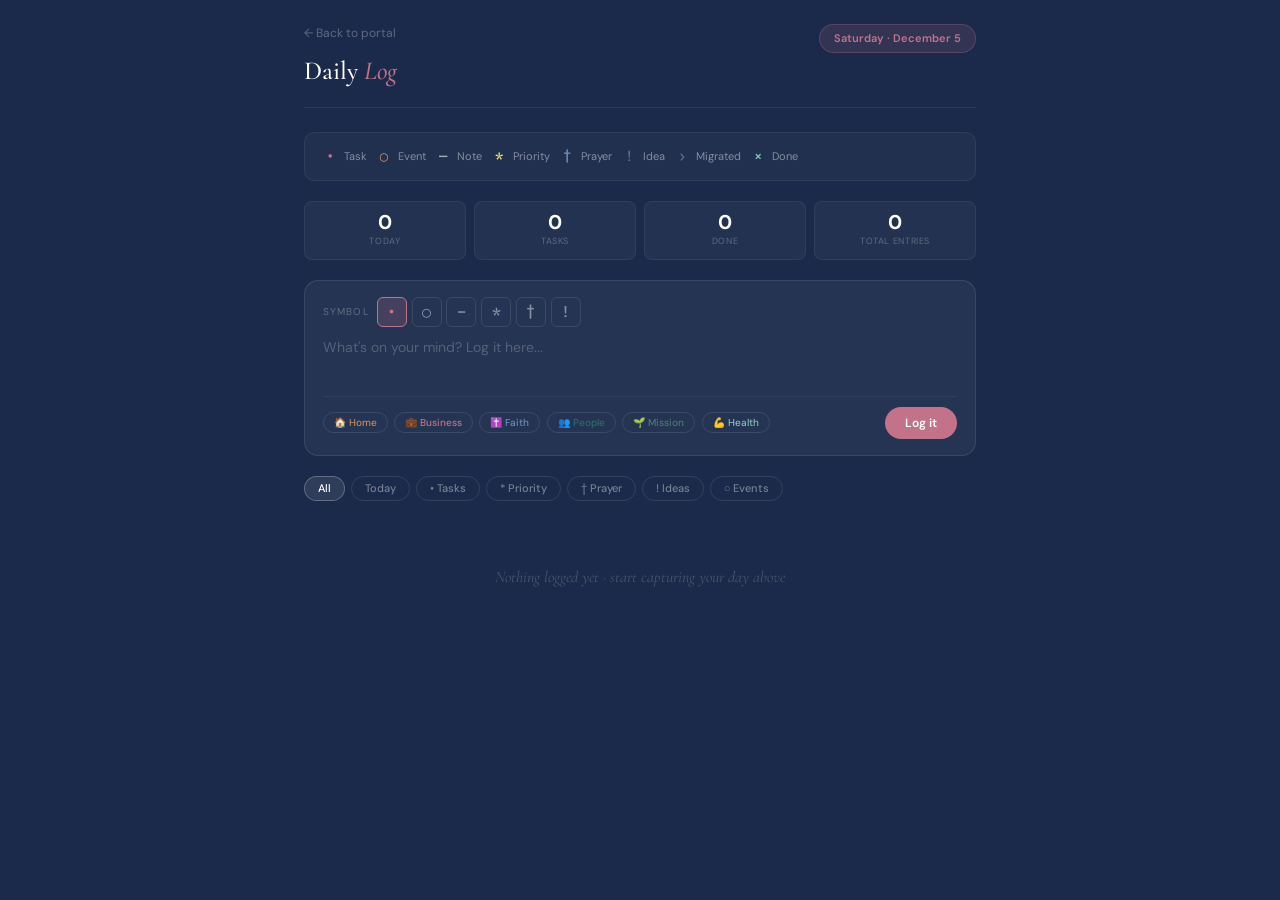
<file: daily/index.html>
<!--
  index.html
  ─────────────────────────────────────
  Job:      Daily log and morning routine tracker
  Styles:   /styles/daily.css
  Scripts:  /js/daily.js
-->
<!DOCTYPE html>
<html lang="en">
<head>
<meta charset="UTF-8"/>
<meta name="viewport" content="width=device-width, initial-scale=1.0"/>
<title>Daily Log — Rebecca Holka</title>
  <link rel="stylesheet" href="/styles/daily.css"/>
<link href="https://fonts.googleapis.com/css2?family=Cormorant+Garamond:ital,wght@0,400;0,500;0,600;1,400;1,500&family=DM+Sans:wght@300;400;500;600&family=JetBrains+Mono:wght@400;500&display=swap" rel="stylesheet"/>
</head>
<body>
<div class="container">

  <!-- HEADER -->
  <div class="header">
    <div>
      <a href="/" class="back-link">← Back to portal</a>
      <div class="page-title">Daily <em>Log</em></div>
    </div>
    <div class="today-badge" id="today-badge"></div>
  </div>

  <!-- SYMBOL LEGEND -->
  <div class="legend">
    <div class="legend-item"><span class="legend-sym sym-task">•</span> Task</div>
    <div class="legend-item"><span class="legend-sym sym-event">○</span> Event</div>
    <div class="legend-item"><span class="legend-sym" style="color:rgba(255,255,255,.6)">—</span> Note</div>
    <div class="legend-item"><span class="legend-sym sym-priority">*</span> Priority</div>
    <div class="legend-item"><span class="legend-sym sym-prayer">†</span> Prayer</div>
    <div class="legend-item"><span class="legend-sym sym-idea">!</span> Idea</div>
    <div class="legend-item"><span class="legend-sym sym-migrated">›</span> Migrated</div>
    <div class="legend-item"><span class="legend-sym" style="color:#82C4B5">×</span> Done</div>
  </div>

  <!-- STATS -->
  <div class="log-stats">
    <div class="log-stat"><div class="log-stat-val" id="stat-today">0</div><div class="log-stat-label">Today</div></div>
    <div class="log-stat"><div class="log-stat-val" id="stat-tasks">0</div><div class="log-stat-label">Tasks</div></div>
    <div class="log-stat"><div class="log-stat-val" id="stat-done">0</div><div class="log-stat-label">Done</div></div>
    <div class="log-stat"><div class="log-stat-val" id="stat-total">0</div><div class="log-stat-label">Total entries</div></div>
  </div>

  <!-- QUICK ENTRY -->
  <div class="entry-box">
    <div class="entry-top">
      <span class="entry-label">Symbol</span>
      <div class="sym-picker">
        <button class="sym-btn selected sym-task" data-sym="•" data-type="task" onclick="selectSym(this)" title="Task">•</button>
        <button class="sym-btn sym-event" data-sym="○" data-type="event" onclick="selectSym(this)" title="Event">○</button>
        <button class="sym-btn" data-sym="—" data-type="note" onclick="selectSym(this)" title="Note" style="color:rgba(255,255,255,.6);font-size:12px">—</button>
        <button class="sym-btn sym-priority" data-sym="*" data-type="priority" onclick="selectSym(this)" title="Priority">*</button>
        <button class="sym-btn sym-prayer" data-sym="†" data-type="prayer" onclick="selectSym(this)" title="Prayer">†</button>
        <button class="sym-btn sym-idea" data-sym="!" data-type="idea" onclick="selectSym(this)" title="Idea">!</button>
      </div>
    </div>
    <textarea class="entry-input" id="entry-input" placeholder="What's on your mind? Log it here..." onkeydown="handleEntryKey(event)"></textarea>
    <div class="entry-footer">
      <div class="entry-tags">
        <button class="tag-btn tag-home" onclick="toggleTag(this,'home')">🏠 Home</button>
        <button class="tag-btn tag-business" onclick="toggleTag(this,'business')">💼 Business</button>
        <button class="tag-btn tag-faith" onclick="toggleTag(this,'faith')">✝️ Faith</button>
        <button class="tag-btn tag-people" onclick="toggleTag(this,'people')">👥 People</button>
        <button class="tag-btn tag-mission" onclick="toggleTag(this,'mission')">🌱 Mission</button>
        <button class="tag-btn tag-health" onclick="toggleTag(this,'health')">💪 Health</button>
      </div>
      <button class="log-btn" onclick="addEntry()">Log it</button>
    </div>
  </div>

  <!-- FILTER BAR -->
  <div class="filter-bar">
    <button class="filter-btn active" onclick="filterLog(this,'all')">All</button>
    <button class="filter-btn" onclick="filterLog(this,'today')">Today</button>
    <button class="filter-btn" onclick="filterLog(this,'task')">• Tasks</button>
    <button class="filter-btn" onclick="filterLog(this,'priority')">* Priority</button>
    <button class="filter-btn" onclick="filterLog(this,'prayer')">† Prayer</button>
    <button class="filter-btn" onclick="filterLog(this,'idea')">! Ideas</button>
    <button class="filter-btn" onclick="filterLog(this,'event')">○ Events</button>
  </div>

  <!-- LOG -->
  <div id="log-container"></div>
  <div class="log-empty" id="log-empty">Nothing logged yet · start capturing your day above</div>

</div>

<div class="toast" id="toast"></div>
  <script src="/js/daily.js"></script>
</body>
</html>
</file>
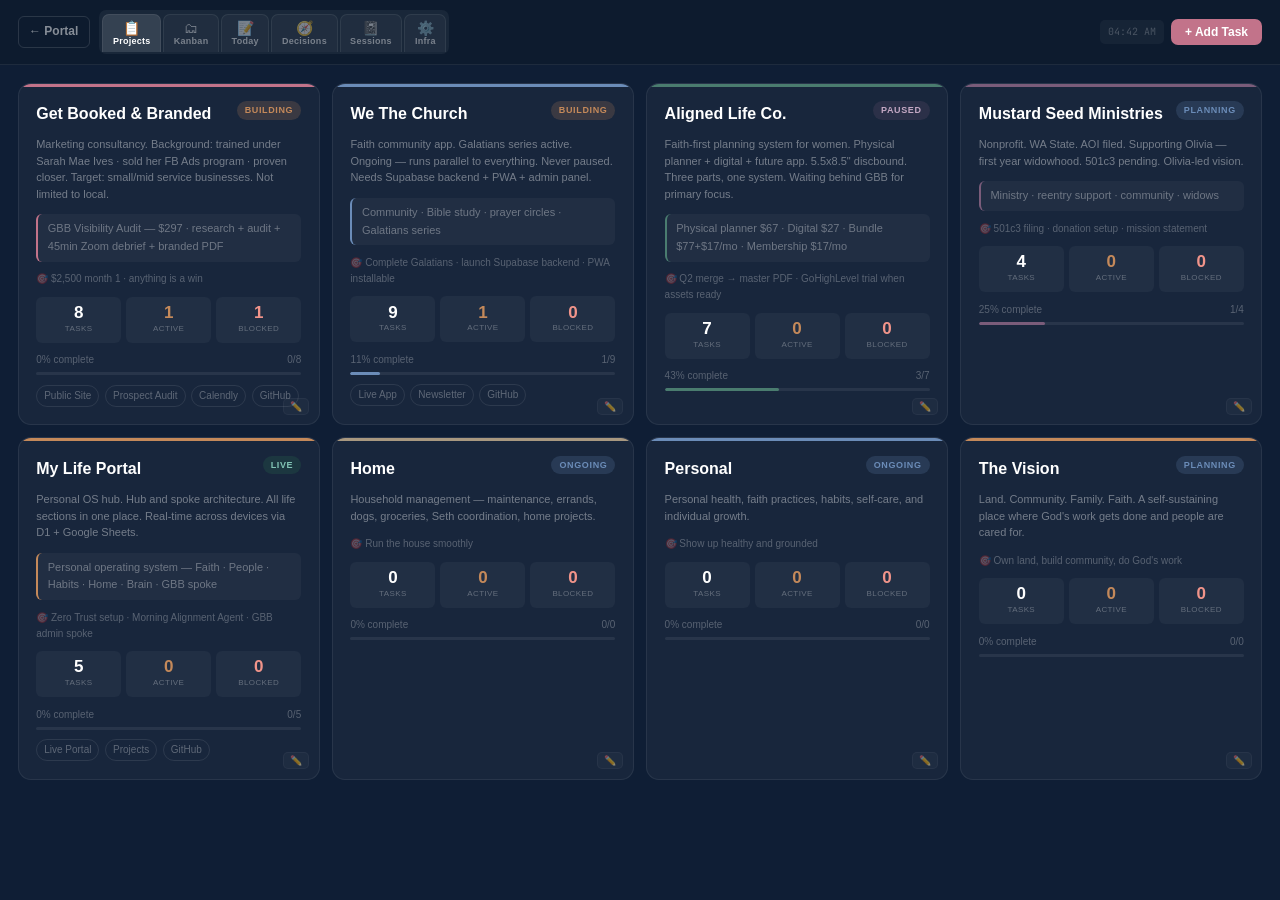
<file: projects/index.html>
<!--
  index.html
  ─────────────────────────────────────
  Job:      Projects tracker and task board
  Styles:   /styles/projects.css
  Scripts:  /js/projects.js
-->
<!DOCTYPE html>
<html lang="en">
<head>
<meta charset="UTF-8"/>
<meta name="viewport" content="width=device-width, initial-scale=1.0"/>
<title>Project Board — Rebecca Holka</title>
  <link rel="stylesheet" href="/styles/projects.css"/>
<link href="https://fonts.googleapis.com/css2?family=Cormorant+Garamond:ital,wght@0,400;0,500;0,600;1,400;1,500&family=DM+Sans:wght@300;400;500;600&family=JetBrains+Mono:wght@400&display=swap" rel="stylesheet"/>
</head>
<body>
<div id="app">


<!-- MAIN -->
<div class="main" id="main-area">
  <div class="topbar">
    <div class="topbar-left">
      <a href="/" class="back-to-portal">← Portal</a>
      <span id="filter-crumb" style="display:none"></span>
      <div class="view-tabs">
        <button class="view-tab active" onclick="switchViewTab('projects')"><div class="vt-icon">📋</div><div class="vt-label">Projects</div></button>
        
        <button class="view-tab" onclick="switchViewTab('kanban')"><div class="vt-icon">🗂</div><div class="vt-label">Kanban</div></button>
        <button class="view-tab" onclick="switchViewTab('today')"><div class="vt-icon">📝</div><div class="vt-label">Today</div></button>
        <button class="view-tab" onclick="switchViewTab('decisions')"><div class="vt-icon">🧭</div><div class="vt-label">Decisions</div></button>
        <button class="view-tab" onclick="switchViewTab('sessions')"><div class="vt-icon">📓</div><div class="vt-label">Sessions</div></button>
        <button class="view-tab" onclick="switchViewTab('infra')"><div class="vt-icon">⚙️</div><div class="vt-label">Infra</div></button>
      </div>
    </div>
    <div class="topbar-right">
      <div class="time-badge" id="time-badge"></div>
      <button class="btn-primary" onclick="openAddTask()">+ Add Task</button>
    </div>
  </div>

  <div class="content">

    <!-- PROJECTS VIEW -->
    <div class="view active" id="view-projects">
      <div class="projects-grid" id="projects-grid"></div>
    </div>

    <!-- TODAY VIEW -->
    <div class="view" id="view-today">
      <div class="today-cols">
        <div>
          <div class="today-sec-label">🔴 Overdue + Due today</div>
          <div id="today-urgent"></div>
          <div class="today-sec-label" style="margin-top:1rem">🟡 In progress</div>
          <div id="today-inprog"></div>
        </div>
        <div>
          <div class="today-sec-label">⚡ High priority</div>
          <div id="today-high"></div>
          <div class="today-sec-label" style="margin-top:1rem">✅ Done recently</div>
          <div id="today-done-list"></div>
        </div>
      </div>
    </div>

    <!-- KANBAN VIEW -->
    <div class="view kanban-view" id="view-kanban">
      <div id="kanban-back-bar" style="display:none;align-items:center;gap:.5rem;margin-bottom:.6rem;flex-shrink:0">
        <button onclick="clearFilter();switchView('projects',null)" style="background:rgba(255,255,255,.06);border:1px solid rgba(255,255,255,.1);color:rgba(255,255,255,.55);border-radius:6px;padding:.35rem .75rem;font-family:'Inter',sans-serif;font-size:12px;cursor:pointer;transition:all .15s">← All Projects</button>
        <span id="kanban-proj-label" style="font-size:12px;color:rgba(255,255,255,.4)"></span>
      </div>
      <div class="kanban-wrap" id="kanban-wrap">
        <div class="k-col"><div class="k-col-header"><span class="k-col-title">Backlog</span><span class="k-col-count" id="kc-backlog">0</span></div><div class="k-cards" id="col-backlog" ondragover="onDragOver(event)" ondrop="onDrop(event,'backlog')"></div></div>
        <div class="k-col"><div class="k-col-header"><span class="k-col-title">To Do</span><span class="k-col-count" id="kc-todo">0</span></div><div class="k-cards" id="col-todo" ondragover="onDragOver(event)" ondrop="onDrop(event,'todo')"></div></div>
        <div class="k-col"><div class="k-col-header"><span class="k-col-title" style="color:var(--amber)">In Progress</span><span class="k-col-count" id="kc-inprogress">0</span></div><div class="k-cards" id="col-inprogress" ondragover="onDragOver(event)" ondrop="onDrop(event,'inprogress')"></div></div>
        <div class="k-col"><div class="k-col-header"><span class="k-col-title" style="color:#F1948A">Blocked</span><span class="k-col-count" id="kc-blocked">0</span></div><div class="k-cards" id="col-blocked" ondragover="onDragOver(event)" ondrop="onDrop(event,'blocked')"></div></div>
        <div class="k-col"><div class="k-col-header"><span class="k-col-title" style="color:var(--sage)">Done</span><span class="k-col-count" id="kc-done">0</span></div><div class="k-cards" id="col-done" ondragover="onDragOver(event)" ondrop="onDrop(event,'done')"></div></div>
      </div>
    </div>

    <!-- LIST VIEW -->
    <div class="view" id="view-list">
      <div class="list-controls">
        <input class="list-search" id="list-search" placeholder="Search tasks..." oninput="renderList()"/>
        <button class="sort-pill active" onclick="setSort('project',this)">Project</button>
        <button class="sort-pill" onclick="setSort('priority',this)">Priority</button>
        <button class="sort-pill" onclick="setSort('due',this)">Due</button>
        <button class="sort-pill" onclick="setSort('status',this)">Status</button>
        <button class="sort-pill" onclick="setSort('updated',this)">Recent</button>
      </div>
      <table class="list-table">
        <thead><tr><th>Task</th><th>Project</th><th>Status</th><th>Priority</th><th>Due</th><th>Time</th></tr></thead>
        <tbody id="list-body"></tbody>
      </table>
    </div>

    <!-- DECISIONS VIEW -->
    <div class="view" id="view-decisions">
      <div style="display:flex;justify-content:space-between;align-items:center;margin-bottom:.875rem">
        <div style="font-size:12px;color:rgba(255,255,255,.32)">Key decisions and why they were made</div>
        <button class="btn-primary" onclick="openAddDecision()">+ Log Decision</button>
      </div>
      <div id="decisions-list"></div>
    </div>

    <!-- SESSION LOG VIEW -->
    <div class="view" id="view-sessions">
      <div style="display:flex;justify-content:space-between;align-items:center;margin-bottom:.875rem">
        <div style="font-size:12px;color:rgba(255,255,255,.32)">What was built each session</div>
        <button class="btn-primary" onclick="openAddSession()">+ Log Session</button>
      </div>
      <div id="sessions-list"></div>
    </div>

    <!-- INFRA VIEW -->
    <div class="view" id="view-infra">
      <div class="infra-grid" id="infra-grid"></div>
    </div>

  </div>
</div>
</div>

<!-- CARD DETAIL MODAL -->
<div class="card-modal-overlay" id="card-modal">
  <div class="card-modal">
    <div class="card-modal-header">
      <div class="card-color-bar" id="cm-color-bar"></div>
      <div class="card-title-wrap">
        <textarea class="card-modal-title" id="cm-title" rows="2" onblur="saveField('title')"></textarea>
        <div class="card-proj-label" id="cm-proj-label"></div>
      </div>
      <button class="card-close" onclick="closeCardModal()">✕</button>
    </div>
    <div class="card-modal-body">
      <div class="card-main">
        <div class="card-section">
          <div class="card-section-label">📝 Description</div>
          <textarea class="card-desc" id="cm-desc" placeholder="Add context, links, dependencies..." onblur="saveField('description')"></textarea>
        </div>
        <div class="card-section">
          <div class="card-section-label">✅ Checklist <span id="cm-cl-pct" style="font-size:10px;color:rgba(255,255,255,.28)">0%</span></div>
          <div class="cl-progress"><div class="cl-progress-fill" id="cm-cl-bar" style="width:0%"></div></div>
          <div class="checklist-items" id="cm-checklist"></div>
          <div class="cl-input-row">
            <input class="cl-input" id="cm-cl-input" placeholder="Add item..." onkeydown="if(event.key==='Enter')addClItem()"/>
            <button class="cl-add-btn" onclick="addClItem()">Add</button>
          </div>
        </div>
        <div class="card-section">
          <div class="card-section-label">💬 Comments</div>
          <div class="comment-list" id="cm-comments"></div>
          <div class="comment-row">
            <input class="comment-input" id="cm-comment" placeholder="Add a comment..." onkeydown="if(event.key==='Enter')addComment()"/>
            <button class="comment-btn" onclick="addComment()">Save</button>
          </div>
        </div>
      </div>
      <div class="card-sidebar">
        <div class="cf"><div class="cf-label">Status</div>
          <select class="cf-select" id="cm-status" onchange="saveField('status')">
            <option value="backlog">Backlog</option><option value="todo">To Do</option>
            <option value="inprogress">In Progress</option><option value="blocked">Blocked</option><option value="done">Done</option>
          </select></div>
        <div class="cf"><div class="cf-label">Priority</div>
          <select class="cf-select" id="cm-priority" onchange="saveField('priority')">
            <option value="high">🔴 High</option><option value="med">🟡 Medium</option><option value="low">🟢 Low</option>
          </select></div>
        <div class="cf"><div class="cf-label">Project</div>
          <select class="cf-select" id="cm-project" onchange="saveField('project')">
            <option value="gbb">💼 GBB</option><option value="wtc">✝️ WTC</option>
            <option value="aligned">🌱 Aligned Life</option><option value="mustard">🌿 Mustard Seed</option>
            <option value="portal">⚡ Portal</option><option value="home">🏠 Home</option><option value="personal">👤 Personal</option><option value="vision">✨ The Vision</option>
          </select></div>
        <div class="cf"><div class="cf-label">Due Date</div><input class="cf-input" type="date" id="cm-due" onchange="saveField('due')"/></div>
        <div class="cf"><div class="cf-label">Time (hrs)</div><input class="cf-input" type="number" id="cm-time" placeholder="e.g. 2" min="0" step="0.5" onblur="saveField('time')"/></div>
        <div class="cf"><div class="cf-label">Assigned to</div>
          <select class="cf-select" id="cm-assignee" onchange="saveField('assignee')">
            <option value="rebecca">Rebecca</option><option value="seth">Seth</option><option value="team">Team</option>
          </select></div>
        <div class="cf"><div class="cf-label">Priority flag</div>
          <select class="cf-select" id="cm-priority-flag" onchange="saveField('priority_flag')">
            <option value="">None</option>
            <option value="1">P1 — Top priority</option>
            <option value="2">P2 — Important</option>
            <option value="3">P3 — Next up</option>
          </select></div>
        <div class="cf"><div class="cf-label">Schedule block</div>
          <select class="cf-select" id="cm-block" onchange="saveField('block')">
            <option value="">No block</option>
            <option value="b1">🌅 Morning</option>
            <option value="b2">💼 Work</option>
            <option value="b3">🌤 Afternoon</option>
            <option value="b4">🌆 Evening</option>
            <option value="b5">🌙 Night</option>
          </select></div>
        <div class="cf"><div class="cf-label">Blocker</div><input class="cf-input" id="cm-blocker" placeholder="Why blocked?" onblur="saveField('blocker')"/></div>
        <button class="card-archive-btn" onclick="archiveCard()">Archive</button>
        <button class="card-del-btn" onclick="deleteCard()">Delete task</button>
      </div>
    </div>
  </div>
</div>

<!-- ADD TASK MODAL -->
<div class="modal-overlay" id="add-task-modal">
  <div class="modal">
    <div class="modal-title">Add Task</div>
    <div class="modal-label">Title</div><input class="modal-input" id="at-title" placeholder="What needs to be done..."/>
    <div class="modal-row">
      <div><div class="modal-label">Project</div>
        <select class="modal-select" id="at-project">
          <option value="gbb">💼 GBB</option><option value="wtc">✝️ WTC</option>
          <option value="aligned">🌱 Aligned Life</option><option value="mustard">🌿 Mustard Seed</option>
          <option value="portal">⚡ Portal</option><option value="home">🏠 Home</option><option value="personal">👤 Personal</option><option value="vision">✨ The Vision</option>
        </select></div>
      <div><div class="modal-label">Status</div>
        <select class="modal-select" id="at-status">
          <option value="backlog">Backlog</option><option value="todo">To Do</option>
          <option value="inprogress">In Progress</option><option value="blocked">Blocked</option>
        </select></div>
    </div>
    <div class="modal-row">
      <div><div class="modal-label">Priority</div>
        <select class="modal-select" id="at-priority">
          <option value="high">🔴 High</option><option value="med">🟡 Medium</option><option value="low">🟢 Low</option>
        </select></div>
      <div><div class="modal-label">Due date</div><input class="modal-input" type="date" id="at-due"/></div>
    </div>
    <div class="modal-row">
      <div><div class="modal-label">Time (hrs)</div><input class="modal-input" type="number" id="at-time" placeholder="2" min="0" step="0.5"/></div>
      <div><div class="modal-label">Assigned to</div>
        <select class="modal-select" id="at-assignee">
          <option value="rebecca">Rebecca</option><option value="seth">Seth</option><option value="team">Team</option>
        </select></div>
    </div>
    <div class="modal-row">
      <div><div class="modal-label">Priority flag</div>
        <select class="modal-select" id="at-priority-flag">
          <option value="">None</option>
          <option value="1">P1 — Top priority</option>
          <option value="2">P2 — Important</option>
          <option value="3">P3 — Next up</option>
        </select></div>
      <div><div class="modal-label">Schedule block</div>
        <select class="modal-select" id="at-block">
          <option value="">No block</option>
          <option value="b1">🌅 Morning</option>
          <option value="b2">💼 Work</option>
          <option value="b3">🌤 Afternoon</option>
          <option value="b4">🌆 Evening</option>
          <option value="b5">🌙 Night</option>
        </select></div>
    </div>
    <div class="modal-label">Description</div>
    <textarea class="modal-textarea" id="at-desc" placeholder="Context, links, dependencies..."></textarea>
    <div class="modal-actions">
      <button class="modal-cancel" onclick="closeModal('add-task-modal')">Cancel</button>
      <button class="modal-save" onclick="saveNewTask()">Add Task</button>
    </div>
  </div>
</div>

<!-- DECISION MODAL -->
<div class="modal-overlay" id="add-decision-modal">
  <div class="modal">
    <div class="modal-title">Log a Decision</div>
    <div class="modal-label">What was decided</div><input class="modal-input" id="ad-title" placeholder="e.g. Use Google Sheets as primary database"/>
    <div class="modal-label">Project</div>
    <select class="modal-select" id="ad-project">
      <option value="portal">Portal</option><option value="home">Home</option><option value="personal">Personal</option><option value="vision">The Vision</option><option value="gbb">GBB</option><option value="wtc">WTC</option>
      <option value="aligned">Aligned Life</option><option value="mustard">Mustard Seed</option><option value="infra">Infrastructure</option>
    </select>
    <div class="modal-label">Why</div><textarea class="modal-textarea" id="ad-why" placeholder="Reasoning..."></textarea>
    <div class="modal-label">Alternatives considered</div><input class="modal-input" id="ad-alts" placeholder="e.g. D1, Supabase..."/>
    <div class="modal-actions">
      <button class="modal-cancel" onclick="closeModal('add-decision-modal')">Cancel</button>
      <button class="modal-save" onclick="saveDecision()">Save</button>
    </div>
  </div>
</div>

<!-- SESSION MODAL -->
<div class="modal-overlay" id="add-session-modal">
  <div class="modal">
    <div class="modal-title">Log Session</div>
    <div class="modal-label">Title</div><input class="modal-input" id="as-title" placeholder="e.g. Built contact card system"/>
    <div class="modal-label">What happened</div><textarea class="modal-textarea" id="as-body" placeholder="Summary..." style="min-height:90px"></textarea>
    <div class="modal-actions">
      <button class="modal-cancel" onclick="closeModal('add-session-modal')">Cancel</button>
      <button class="modal-save" onclick="saveSession()">Save</button>
    </div>
  </div>
</div>

<div class="toast" id="toast"></div>
<!-- PROJECT EDIT MODAL -->
<div class="proj-edit-overlay" id="proj-edit-modal">
  <div class="proj-edit-panel">
    <div class="proj-edit-header">
      <div class="proj-edit-title" id="pem-title">Edit Project</div>
      <button onclick="closeProjEdit()" style="background:none;border:none;color:rgba(255,255,255,.4);font-size:18px;cursor:pointer;padding:0 4px">✕</button>
    </div>
    <div class="proj-edit-body">
      <div class="pef"><div class="pef-label">Name</div><input class="pef-input" id="pem-name" onblur="saveProjField('name',this.value)"/></div>
      <div class="pef"><div class="pef-label">Description</div><textarea class="pef-input" id="pem-desc" rows="2" onblur="saveProjField('desc',this.value)"></textarea></div>
      <div class="pef"><div class="pef-label">Goal</div><input class="pef-input" id="pem-goal" onblur="saveProjField('goal',this.value)"/></div>
      <div class="pef"><div class="pef-label">Status</div>
        <select class="pef-input" id="pem-status" onchange="saveProjField('status',this.value)">
          <option value="planning">Planning</option>
          <option value="building">Building</option>
          <option value="live">Live</option>
          <option value="paused">Paused</option>
          <option value="ongoing">Ongoing</option>
        </select>
      </div>
      <div class="pef"><div class="pef-label">Links</div><div id="pem-links"></div><button class="s-action" onclick="addProjLink()" style="margin-top:.4rem">+ Add Link</button></div>
      <div class="pef"><div class="pef-label">Notes</div><textarea class="pef-input" id="pem-notes" rows="3" placeholder="Notes, strategy, ideas..." onblur="saveProjField('notes',this.value)"></textarea></div>
    </div>
    <div style="display:flex;justify-content:space-between;align-items:center;padding:.75rem 1.25rem;border-top:1px solid rgba(255,255,255,.08)">
      <button class="btn-primary" onclick="goToProjectKanban()">View in Kanban →</button>
      <button class="s-action" onclick="closeProjEdit()">Done</button>
    </div>
  </div>
</div>

  <script src="/js/projects.js"></script>
</body>
</html>
</file>
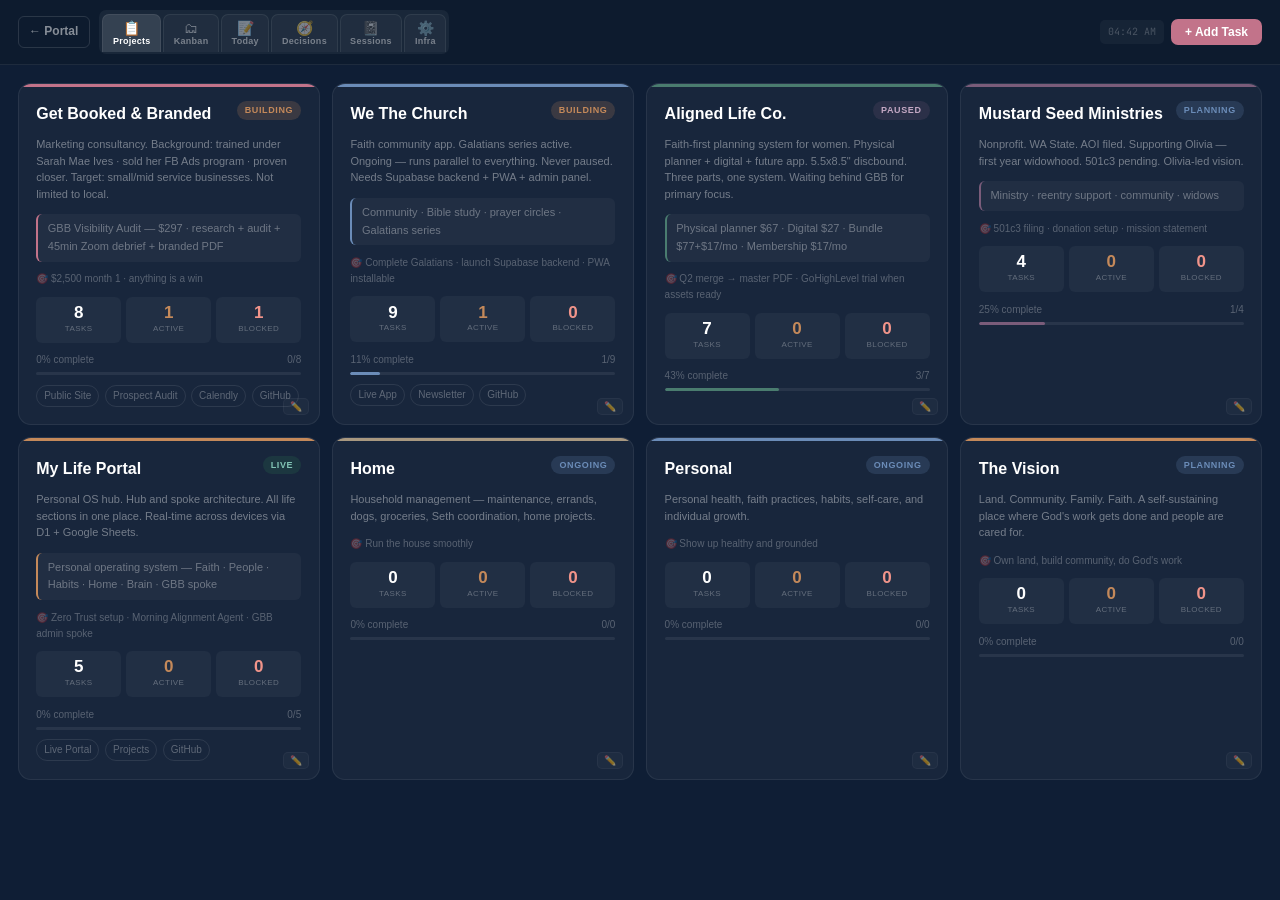
<file: projects.html>
<!DOCTYPE html>
<html lang="en">
<head>
<meta charset="UTF-8"/>
<meta name="viewport" content="width=device-width, initial-scale=1.0"/>
<title>Project Board — Rebecca Holka</title>
<link href="https://fonts.googleapis.com/css2?family=Cormorant+Garamond:ital,wght@0,400;0,500;0,600;1,400;1,500&family=DM+Sans:wght@300;400;500;600&family=JetBrains+Mono:wght@400&display=swap" rel="stylesheet"/>
<style>
*{box-sizing:border-box;margin:0;padding:0}
:root{
  --navy:#1B2A4A;--peony:#C2738A;--sage:#4A7C6F;--amber:#C4895A;
  --plum:#7A5C7A;--teal:#2D6B6B;--faith:#6B8CB8;
  --bg:#0F1E35;--surface:rgba(255,255,255,.04);--border:rgba(255,255,255,.07);
  --gbb:#C2738A;--wtc:#6B8CB8;--aligned:#4A7C6F;--mustard:#7A5C7A;--portal:#C4895A;
}
html,body{height:100%;font-family:'Inter',sans-serif;background:var(--bg);color:#fff;line-height:1.6;overflow:hidden}
#app{display:flex;height:100vh}
select,select option{background:#1a2d4a;color:#fff}

/* SIDEBAR */
/* NAV PANEL */
.nav-panel{position:absolute;left:48px;top:0;bottom:0;width:210px;background:#0d1b2e;border-right:1px solid rgba(255,255,255,.1);display:flex;flex-direction:column;z-index:40;transform:translateX(-110%);transition:transform .22s cubic-bezier(.4,0,.2,1);box-shadow:4px 0 20px rgba(0,0,0,.4)}
.nav-panel.open{transform:translateX(0)}
.nav-panel-header{padding:.875rem 1rem .6rem;border-bottom:1px solid rgba(255,255,255,.06);display:flex;align-items:center;justify-content:space-between}
.nav-panel-title{font-family:'Montserrat',sans-serif;font-size:15px;font-weight:700;color:#fff;letter-spacing:.02em}
.nav-panel-close{background:none;border:none;color:rgba(255,255,255,.35);cursor:pointer;font-size:16px;padding:2px 5px;line-height:1;transition:color .15s}
.nav-panel-close:hover{color:#fff}
.nav-panel-body{flex:1;overflow-y:auto;padding:.3rem .55rem}
.nav-label{font-size:9px;letter-spacing:.14em;text-transform:uppercase;color:rgba(255,255,255,.2);padding:.45rem .3rem .2rem;display:block}
.nav-btn{display:flex;align-items:center;gap:7px;width:100%;padding:.42rem .55rem;border-radius:6px;font-size:12px;font-weight:500;color:rgba(255,255,255,.5);cursor:pointer;transition:all .15s;margin-bottom:1px;background:none;border:none;font-family:'Inter',sans-serif;text-align:left}
.nav-btn:hover{background:rgba(255,255,255,.06);color:rgba(255,255,255,.9)}
.nav-btn.active{color:#fff;font-weight:600;background:rgba(196,137,90,.15)}
.nav-emoji{font-size:13px;width:17px;text-align:center;flex-shrink:0}
.nav-count{margin-left:auto;font-size:9px;font-weight:700;padding:1px 5px;border-radius:999px;background:rgba(255,255,255,.1);color:rgba(255,255,255,.4)}
.proj-pill{display:flex;align-items:center;gap:6px;padding:.35rem .55rem;border-radius:6px;font-size:11px;font-weight:500;color:rgba(255,255,255,.45);cursor:pointer;transition:all .15s;margin-bottom:2px}
.proj-pill:hover{background:rgba(255,255,255,.05);color:rgba(255,255,255,.8)}
.proj-pill.active{color:#fff;background:rgba(255,255,255,.07)}
.proj-dot{width:7px;height:7px;border-radius:50%;flex-shrink:0}
.nav-panel-footer{padding:.65rem 1rem;border-top:1px solid rgba(255,255,255,.06)}
.back-link{font-size:11px;color:rgba(255,255,255,.4);text-decoration:none;display:flex;align-items:center;gap:5px;transition:color .15s;padding:.35rem .1rem}
.back-link:hover{color:#fff}
.nav-overlay{display:none;position:absolute;top:0;left:258px;right:0;bottom:0;background:rgba(0,0,0,.25);z-index:39;cursor:pointer}
.nav-overlay.open{display:block}
.main{flex:1;display:flex;flex-direction:column;overflow:hidden}


/* MAIN */
.main{flex:1;display:flex;flex-direction:column;overflow:hidden}
.back-to-portal{font-size:12px;font-weight:600;color:rgba(255,255,255,.5);text-decoration:none;padding:.32rem .65rem;border:1px solid rgba(255,255,255,.12);border-radius:6px;transition:all .15s;white-space:nowrap;flex-shrink:0;font-family:'Inter',sans-serif}
.back-to-portal:hover{color:#fff;border-color:rgba(255,255,255,.3);background:rgba(255,255,255,.05)}
.topbar{display:flex;align-items:center;justify-content:space-between;padding:.65rem 1.1rem;border-bottom:1px solid var(--border);background:#0d1b2e;flex-shrink:0;gap:.75rem;flex-wrap:wrap}
.topbar-left{display:flex;align-items:center;gap:.6rem}
.page-title{font-family:'Montserrat',sans-serif;font-size:16px;font-weight:700;color:#fff;letter-spacing:.01em}
.view-tabs{display:flex;gap:2px;background:rgba(255,255,255,.05);border-radius:7px;padding:3px;overflow-x:auto;flex-shrink:1;flex-wrap:nowrap}.view-tabs::-webkit-scrollbar{display:none}
.view-tab{display:flex;flex-direction:column;align-items:center;gap:2px;padding:.35rem .6rem;border-radius:7px 7px 0 0;border:1px solid rgba(255,255,255,.07);border-bottom:none;background:rgba(255,255,255,.03);cursor:pointer;color:rgba(255,255,255,.4);transition:all .15s;font-family:'Montserrat',sans-serif;position:relative;bottom:-1px}
.vt-icon{font-size:14px;line-height:1}
.vt-label{font-size:9px;font-weight:600;letter-spacing:.03em;line-height:1}
.view-tab:hover{color:rgba(255,255,255,.8)}
.view-tab.active{background:rgba(255,255,255,.12);color:#fff}
.topbar-right{display:flex;align-items:center;gap:.4rem}
.time-badge{font-family:'JetBrains Mono',monospace;font-size:10px;color:rgba(255,255,255,.22);padding:.25rem .5rem;background:rgba(255,255,255,.04);border-radius:5px}
.btn-primary{background:var(--peony);color:#fff;border:none;border-radius:7px;padding:.4rem .9rem;font-family:'Inter',sans-serif;font-size:12px;font-weight:600;cursor:pointer;transition:opacity .2s;white-space:nowrap}
.btn-primary:hover{opacity:.85}

/* CONTENT */
.content{flex:1;overflow:hidden}
.view{display:none;height:100%;overflow-y:auto;padding:1.1rem}
.view.active{display:block}
.view.kanban-view{overflow:hidden;padding:1.1rem;display:none;flex-direction:column}
.view.kanban-view.active{display:flex}

/* PROJECTS */
.projects-grid{display:grid;grid-template-columns:repeat(auto-fill,minmax(270px,1fr));gap:12px}
.proj-card{background:var(--surface);border:1px solid var(--border);border-radius:13px;padding:1.1rem;transition:all .2s;cursor:pointer;position:relative;overflow:hidden}
.proj-card:hover{background:rgba(255,255,255,.07);transform:translateY(-1px)}
.proj-card-bar{position:absolute;top:0;left:0;right:0;height:3px;border-radius:13px 13px 0 0}
.proj-card-top{display:flex;align-items:flex-start;justify-content:space-between;margin-bottom:.6rem}
.proj-name{font-family:'Montserrat',sans-serif;font-size:16px;font-weight:700;color:#fff}
.status-badge{font-size:9px;font-weight:700;letter-spacing:.07em;text-transform:uppercase;padding:2px 8px;border-radius:999px;flex-shrink:0}
.s-live{background:rgba(46,125,82,.2);color:#82C4B5}
.s-building{background:rgba(196,137,90,.2);color:var(--amber)}
.s-paused{background:rgba(122,92,122,.2);color:#C4A8C4}
.s-planning{background:rgba(107,140,184,.2);color:var(--faith)}
.proj-desc{font-size:11px;color:rgba(255,255,255,.4);margin-bottom:.75rem;line-height:1.5}
.proj-stats{display:grid;grid-template-columns:1fr 1fr 1fr;gap:5px;margin-bottom:.6rem}
.proj-stat{background:rgba(255,255,255,.04);border-radius:6px;padding:.45rem;text-align:center}
.proj-stat-val{font-size:17px;font-weight:700;color:#fff;line-height:1;margin-bottom:.1rem}
.proj-stat-label{font-size:8px;color:rgba(255,255,255,.3);text-transform:uppercase;letter-spacing:.05em}
.proj-progress-wrap{margin-bottom:.6rem}
.proj-progress-label{display:flex;justify-content:space-between;font-size:10px;color:rgba(255,255,255,.28);margin-bottom:.25rem}
.proj-progress-bar{height:3px;background:rgba(255,255,255,.07);border-radius:999px;overflow:hidden}
.proj-progress-fill{height:100%;border-radius:999px;transition:width .5s}
.proj-links{display:flex;gap:.35rem;flex-wrap:wrap}
.proj-link{font-size:10px;color:rgba(255,255,255,.3);text-decoration:none;padding:2px 7px;border-radius:999px;border:1px solid rgba(255,255,255,.09);transition:all .15s}
.proj-link:hover{border-color:rgba(255,255,255,.3);color:#fff}

/* KANBAN */
.kanban-wrap{display:flex;gap:10px;overflow-x:auto;flex:1;padding-bottom:.5rem}
.kanban-wrap::-webkit-scrollbar{height:4px}
.kanban-wrap::-webkit-scrollbar-thumb{background:rgba(255,255,255,.1);border-radius:999px}
.k-col{flex-shrink:0;width:272px;display:flex;flex-direction:column;max-height:100%}
.k-col-header{display:flex;align-items:center;justify-content:space-between;padding:.5rem .75rem;border-radius:8px 8px 0 0;background:rgba(255,255,255,.05);margin-bottom:6px}
.k-col-title{font-size:10px;font-weight:700;letter-spacing:.1em;text-transform:uppercase;color:rgba(255,255,255,.55)}
.k-col-count{font-size:9px;font-weight:700;padding:1px 6px;border-radius:999px;background:rgba(255,255,255,.1);color:rgba(255,255,255,.4)}
.k-cards{flex:1;overflow-y:auto;padding:3px;display:flex;flex-direction:column;gap:7px;min-height:80px;border-radius:0 0 8px 8px}
.k-cards::-webkit-scrollbar{width:3px}
.k-col.drag-over .k-cards{background:rgba(255,255,255,.03);border-radius:6px}

/* TASK CARD */
.task-card{background:rgba(255,255,255,.05);border:1px solid rgba(255,255,255,.08);border-radius:9px;padding:.75rem;cursor:pointer;transition:all .2s;position:relative;border-left:3px solid transparent}
.task-card:hover{background:rgba(255,255,255,.09);transform:translateY(-1px);box-shadow:0 4px 12px rgba(0,0,0,.2)}
.task-card.dragging{opacity:.4;transform:scale(.97)}
.task-card-title{font-size:13px;font-weight:500;color:#fff;line-height:1.4;margin-bottom:.4rem;padding-right:1rem}
.task-card-meta{display:flex;align-items:center;gap:.3rem;flex-wrap:wrap}
.task-proj-tag{font-size:9px;font-weight:700;padding:1px 6px;border-radius:999px;text-transform:uppercase;letter-spacing:.04em}
.task-due-tag{font-size:10px;color:rgba(255,255,255,.3);font-family:'JetBrains Mono',monospace}
.task-due-tag.overdue{color:#F1948A}
.task-due-tag.soon{color:var(--amber)}
.task-prio-dot{position:absolute;top:.6rem;right:.6rem;width:7px;height:7px;border-radius:50%}
.task-card-footer{display:flex;align-items:center;gap:.4rem;margin-top:.4rem;padding-top:.4rem;border-top:1px solid rgba(255,255,255,.05)}
.task-footer-item{font-size:10px;color:rgba(255,255,255,.3)}

/* CARD MODAL */
.card-modal-overlay{position:fixed;inset:0;background:rgba(0,0,0,.75);z-index:200;display:none;align-items:flex-start;justify-content:center;padding:2rem 1rem;overflow-y:auto}
.card-modal-overlay.open{display:flex}
.card-modal{background:#162338;border:1px solid rgba(255,255,255,.1);border-radius:16px;width:100%;max-width:680px;margin:auto;overflow:hidden}
.card-modal-header{padding:1.1rem 1.25rem .75rem;border-bottom:1px solid rgba(255,255,255,.07);display:flex;align-items:flex-start;gap:.75rem}
.card-color-bar{width:4px;border-radius:999px;flex-shrink:0;align-self:stretch;min-height:24px}
.card-title-wrap{flex:1}
.card-modal-title{font-size:17px;font-weight:600;color:#fff;outline:none;background:none;border:none;width:100%;font-family:'Inter',sans-serif;line-height:1.4;resize:none;border-bottom:1px solid transparent;transition:border-color .2s}
.card-modal-title:focus{border-bottom-color:var(--peony)}
.card-proj-label{font-size:11px;color:rgba(255,255,255,.3);margin-top:.2rem}
.card-close{background:rgba(255,255,255,.08);border:1px solid rgba(255,255,255,.12);color:rgba(255,255,255,.6);cursor:pointer;font-size:14px;padding:.35rem .6rem;flex-shrink:0;line-height:1;transition:all .15s;border-radius:6px;font-weight:600}
.card-close:hover{color:#fff}
.card-modal-body{display:grid;grid-template-columns:1fr 210px}
.card-main{padding:1.1rem 1.25rem;border-right:1px solid rgba(255,255,255,.06)}
.card-sidebar{padding:.9rem 1rem}
.card-section{margin-bottom:1rem}
.card-section-label{font-size:9px;letter-spacing:.12em;text-transform:uppercase;color:rgba(255,255,255,.25);margin-bottom:.4rem;display:flex;align-items:center;justify-content:space-between}
.card-desc{width:100%;background:rgba(255,255,255,.04);border:1px solid rgba(255,255,255,.08);border-radius:7px;padding:.6rem .8rem;font-family:'Inter',sans-serif;font-size:13px;color:#fff;outline:none;resize:vertical;min-height:75px;line-height:1.5;transition:border-color .2s}
.card-desc:focus{border-color:var(--peony)}
.card-desc::placeholder{color:rgba(255,255,255,.2)}

/* CHECKLIST */
.checklist-items{display:flex;flex-direction:column;gap:4px;margin-bottom:.4rem}
.checklist-item{display:flex;align-items:center;gap:.45rem;padding:.3rem .4rem;border-radius:5px;transition:background .15s;group:true}
.checklist-item:hover{background:rgba(255,255,255,.04)}
.checklist-item input[type=checkbox]{width:14px;height:14px;accent-color:var(--sage);flex-shrink:0;cursor:pointer}
.cl-text{flex:1;font-size:12px;color:rgba(255,255,255,.8);outline:none;background:none;border:none;font-family:'Inter',sans-serif;border-bottom:1px solid transparent;transition:border-color .2s;padding:.1rem 0}
.cl-text:focus{border-bottom-color:rgba(255,255,255,.2)}
.checklist-item.cl-done .cl-text{text-decoration:line-through;color:rgba(255,255,255,.3)}
.cl-del{background:none;border:none;color:rgba(255,255,255,.0);cursor:pointer;font-size:11px;padding:1px 4px;transition:all .15s;flex-shrink:0}
.checklist-item:hover .cl-del{color:rgba(255,255,255,.25)}
.cl-del:hover{color:#F1948A!important}
.cl-progress{height:3px;background:rgba(255,255,255,.07);border-radius:999px;overflow:hidden;margin-bottom:.4rem}
.cl-progress-fill{height:100%;background:var(--sage);border-radius:999px;transition:width .3s}
.cl-input-row{display:flex;gap:.35rem}
.cl-input{flex:1;background:rgba(255,255,255,.05);border:1px solid rgba(255,255,255,.09);border-radius:6px;padding:.42rem .65rem;font-family:'Inter',sans-serif;font-size:12px;color:#fff;outline:none}
.cl-input:focus{border-color:var(--peony)}
.cl-input::placeholder{color:rgba(255,255,255,.2)}
.cl-add-btn{background:rgba(255,255,255,.07);border:1px solid rgba(255,255,255,.1);color:rgba(255,255,255,.55);border-radius:6px;padding:.42rem .7rem;font-family:'Inter',sans-serif;font-size:11px;font-weight:600;cursor:pointer;transition:all .15s;white-space:nowrap}
.cl-add-btn:hover{background:var(--sage);border-color:var(--sage);color:#fff}

/* COMMENTS */
.comment-list{display:flex;flex-direction:column;gap:.5rem;margin-bottom:.5rem}
.comment-item{background:rgba(255,255,255,.04);border-radius:7px;padding:.5rem .7rem}
.comment-meta{font-size:9px;color:rgba(255,255,255,.28);margin-bottom:.15rem;display:flex;justify-content:space-between}
.comment-text{font-size:12px;color:rgba(255,255,255,.75);line-height:1.5}
.comment-row{display:flex;gap:.35rem}
.comment-input{flex:1;background:rgba(255,255,255,.05);border:1px solid rgba(255,255,255,.09);border-radius:6px;padding:.42rem .65rem;font-family:'Inter',sans-serif;font-size:12px;color:#fff;outline:none}
.comment-input:focus{border-color:var(--peony)}
.comment-input::placeholder{color:rgba(255,255,255,.2)}
.comment-btn{background:rgba(255,255,255,.07);border:1px solid rgba(255,255,255,.1);color:rgba(255,255,255,.55);border-radius:6px;padding:.42rem .7rem;font-family:'Inter',sans-serif;font-size:11px;font-weight:600;cursor:pointer;transition:all .15s}
.comment-btn:hover{background:var(--peony);border-color:var(--peony);color:#fff}

/* CARD SIDEBAR FIELDS */
.cf{margin-bottom:.55rem}
.cf-label{font-size:9px;letter-spacing:.1em;text-transform:uppercase;color:rgba(255,255,255,.25);margin-bottom:.25rem}
.cf-select{width:100%;background:#1a2d4a;border:1px solid rgba(255,255,255,.12);border-radius:6px;padding:.4rem .6rem;font-family:'Inter',sans-serif;font-size:12px;color:#fff;outline:none}
.cf-input{width:100%;background:rgba(255,255,255,.05);border:1px solid rgba(255,255,255,.09);border-radius:6px;padding:.4rem .6rem;font-family:'Inter',sans-serif;font-size:12px;color:#fff;outline:none}
.cf-input:focus{border-color:var(--peony)}
.cf-input::placeholder{color:rgba(255,255,255,.2)}
.card-archive-btn{width:100%;background:rgba(255,255,255,.04);border:1px solid rgba(255,255,255,.08);color:rgba(255,255,255,.38);border-radius:6px;padding:.4rem;font-family:'Inter',sans-serif;font-size:11px;cursor:pointer;transition:all .15s;margin-top:.2rem}
.card-archive-btn:hover{background:rgba(196,137,90,.12);border-color:var(--amber);color:var(--amber)}
.card-del-btn{width:100%;background:rgba(192,57,43,.08);border:1px solid rgba(192,57,43,.18);color:#F1948A;border-radius:6px;padding:.4rem;font-family:'Inter',sans-serif;font-size:11px;cursor:pointer;transition:all .15s;margin-top:.2rem}
.card-del-btn:hover{background:rgba(192,57,43,.2)}

/* ADD TASK MODAL */
.modal-overlay{position:fixed;inset:0;background:rgba(0,0,0,.7);z-index:100;display:none;align-items:center;justify-content:center;padding:1rem}
.modal-overlay.open{display:flex}
.modal{background:#162338;border:1px solid rgba(255,255,255,.1);border-radius:14px;padding:1.4rem;max-width:500px;width:100%;max-height:90vh;overflow-y:auto}
.modal-title{font-family:'Montserrat',sans-serif;font-size:20px;margin-bottom:.875rem;color:#fff}
.modal-label{font-size:9px;color:rgba(255,255,255,.38);margin-bottom:.25rem;margin-top:.65rem;letter-spacing:.06em;text-transform:uppercase}
.modal-input{width:100%;background:rgba(255,255,255,.06);border:1px solid rgba(255,255,255,.12);border-radius:7px;padding:.55rem .8rem;font-family:'Inter',sans-serif;font-size:13px;color:#fff;outline:none}
.modal-input:focus{border-color:var(--peony)}
.modal-input::placeholder{color:rgba(255,255,255,.25)}
.modal-select{width:100%;background:#1a2d4a;border:1px solid rgba(255,255,255,.12);border-radius:7px;padding:.55rem .8rem;font-family:'Inter',sans-serif;font-size:13px;color:#fff;outline:none}
.modal-textarea{width:100%;background:rgba(255,255,255,.06);border:1px solid rgba(255,255,255,.12);border-radius:7px;padding:.55rem .8rem;font-family:'Inter',sans-serif;font-size:13px;color:#fff;outline:none;resize:vertical;min-height:65px}
.modal-textarea:focus{border-color:var(--peony)}
.modal-row{display:grid;grid-template-columns:1fr 1fr;gap:.55rem}
.modal-actions{display:flex;gap:.55rem;justify-content:flex-end;margin-top:.875rem}
.modal-cancel{background:none;border:1px solid rgba(255,255,255,.12);color:rgba(255,255,255,.38);border-radius:7px;padding:.5rem 1rem;font-family:'Inter',sans-serif;font-size:12px;cursor:pointer}
.modal-save{background:var(--peony);color:#fff;border:none;border-radius:7px;padding:.5rem 1.2rem;font-family:'Inter',sans-serif;font-size:12px;font-weight:600;cursor:pointer}

/* LIST */
.list-controls{display:flex;align-items:center;gap:.4rem;margin-bottom:.875rem;flex-wrap:wrap}
.list-search{flex:1;max-width:240px;background:rgba(255,255,255,.05);border:1px solid rgba(255,255,255,.09);border-radius:7px;padding:.42rem .7rem;font-family:'Inter',sans-serif;font-size:12px;color:#fff;outline:none}
.list-search:focus{border-color:var(--peony)}
.list-search::placeholder{color:rgba(255,255,255,.25)}
.sort-pill{font-size:11px;padding:.28rem .65rem;border-radius:999px;border:1px solid rgba(255,255,255,.1);background:none;color:rgba(255,255,255,.38);cursor:pointer;font-family:'Inter',sans-serif;transition:all .15s}
.sort-pill:hover{border-color:rgba(255,255,255,.28);color:#fff}
.sort-pill.active{background:rgba(255,255,255,.09);color:#fff}
.list-table{width:100%;border-collapse:separate;border-spacing:0 3px}
.list-table th{font-size:9px;letter-spacing:.1em;text-transform:uppercase;color:rgba(255,255,255,.22);padding:.32rem .7rem;text-align:left;white-space:nowrap}
.list-row{background:rgba(255,255,255,.04);border-radius:7px;cursor:pointer;transition:background .15s}
.list-row:hover{background:rgba(255,255,255,.07)}
.list-row td{padding:.5rem .7rem;font-size:12px;color:rgba(255,255,255,.8);vertical-align:middle}
.list-row td:first-child{border-radius:7px 0 0 7px}
.list-row td:last-child{border-radius:0 7px 7px 0}

/* TODAY */
.today-cols{display:grid;grid-template-columns:1fr 1fr;gap:12px}
.today-sec-label{font-size:10px;font-weight:700;letter-spacing:.1em;text-transform:uppercase;color:rgba(255,255,255,.25);margin-bottom:.45rem}
.today-item{background:rgba(255,255,255,.04);border:1px solid rgba(255,255,255,.06);border-radius:7px;padding:.55rem .8rem;margin-bottom:4px;cursor:pointer;transition:background .15s;display:flex;align-items:flex-start;gap:.45rem}
.today-item:hover{background:rgba(255,255,255,.08)}
.today-item-bar{width:3px;border-radius:999px;flex-shrink:0;align-self:stretch;min-height:14px}
.today-item-title{font-size:12px;font-weight:500;color:#fff;line-height:1.3;margin-bottom:.1rem}
.today-item-meta{font-size:10px;color:rgba(255,255,255,.28);display:flex;gap:.35rem}

/* DECISIONS */
.decision-card{background:var(--surface);border:1px solid var(--border);border-radius:10px;padding:.8rem .95rem;margin-bottom:.55rem}
.dec-proj-tag{font-size:9px;font-weight:700;padding:1px 6px;border-radius:999px;text-transform:uppercase;letter-spacing:.05em;display:inline-block;margin-bottom:.3rem}
.dec-title{font-size:14px;font-weight:600;color:#fff;margin-bottom:.2rem}
.dec-why{font-size:12px;color:rgba(255,255,255,.48);line-height:1.5;margin-bottom:.15rem}
.dec-alts{font-size:11px;color:rgba(255,255,255,.26);font-style:italic}
.dec-date{font-size:10px;color:rgba(255,255,255,.18);font-family:'JetBrains Mono',monospace;margin-top:.25rem}

/* SESSION LOG */
.session-card{background:var(--surface);border:1px solid var(--border);border-radius:10px;padding:.8rem .95rem;margin-bottom:.55rem}
.ses-date{font-size:10px;color:rgba(255,255,255,.22);font-family:'JetBrains Mono',monospace;margin-bottom:.25rem}
.ses-title{font-size:13px;font-weight:600;color:#fff;margin-bottom:.2rem}
.ses-body{font-size:12px;color:rgba(255,255,255,.45);line-height:1.5}

/* INFRA */
.infra-grid{display:grid;grid-template-columns:repeat(auto-fill,minmax(228px,1fr));gap:9px}
.infra-card{background:var(--surface);border:1px solid var(--border);border-radius:9px;padding:.75rem .875rem}
.infra-name{font-size:12px;font-weight:600;color:#fff;margin-bottom:.12rem}
.infra-url{font-size:10px;color:var(--peony);text-decoration:none;font-family:'JetBrains Mono',monospace;word-break:break-all;display:block;margin-bottom:.2rem}
.infra-url:hover{text-decoration:underline}
.infra-detail{font-size:10px;color:rgba(255,255,255,.26)}
.infra-pill{display:inline-block;font-size:9px;font-weight:700;padding:1px 6px;border-radius:999px;margin-top:.22rem}
.i-active{background:rgba(46,125,82,.18);color:#82C4B5}
.i-parked{background:rgba(196,137,90,.15);color:var(--amber)}
.i-planning{background:rgba(107,140,184,.15);color:var(--faith)}

/* TOAST */
.toast{position:fixed;bottom:1rem;right:1rem;background:var(--sage);color:#fff;padding:.55rem .95rem;border-radius:8px;font-size:12px;font-weight:500;display:none;z-index:400}
.toast.show{display:block}

@media(max-width:768px){
  #mobile-back{display:block!important}
  .sidebar{display:none}
  .card-modal-body{grid-template-columns:1fr}
  .today-cols{grid-template-columns:1fr}
  .modal-row{grid-template-columns:1fr}
}
</style>
</head>
<body>
<div id="app">


<!-- MAIN -->
<div class="main" id="main-area">
  <div class="topbar">
    <div class="topbar-left">
      <a href="index.html" class="back-to-portal">← Portal</a>
      <span id="filter-crumb" style="display:none"></span>
      <div class="view-tabs">
        <button class="view-tab active" onclick="switchViewTab('projects')"><div class="vt-icon">📋</div><div class="vt-label">Projects</div></button>
        
        <button class="view-tab" onclick="switchViewTab('kanban')"><div class="vt-icon">🗂</div><div class="vt-label">Kanban</div></button>
        <button class="view-tab" onclick="switchViewTab('today')"><div class="vt-icon">📝</div><div class="vt-label">Today</div></button>
        <button class="view-tab" onclick="switchViewTab('decisions')"><div class="vt-icon">🧭</div><div class="vt-label">Decisions</div></button>
        <button class="view-tab" onclick="switchViewTab('sessions')"><div class="vt-icon">📓</div><div class="vt-label">Sessions</div></button>
        <button class="view-tab" onclick="switchViewTab('infra')"><div class="vt-icon">⚙️</div><div class="vt-label">Infra</div></button>
      </div>
    </div>
    <div class="topbar-right">
      <div class="time-badge" id="time-badge"></div>
      <button class="btn-primary" onclick="openAddTask()">+ Add Task</button>
    </div>
  </div>

  <div class="content">

    <!-- PROJECTS VIEW -->
    <div class="view active" id="view-projects">
      <div class="projects-grid" id="projects-grid"></div>
    </div>

    <!-- TODAY VIEW -->
    <div class="view" id="view-today">
      <div class="today-cols">
        <div>
          <div class="today-sec-label">🔴 Overdue + Due today</div>
          <div id="today-urgent"></div>
          <div class="today-sec-label" style="margin-top:1rem">🟡 In progress</div>
          <div id="today-inprog"></div>
        </div>
        <div>
          <div class="today-sec-label">⚡ High priority</div>
          <div id="today-high"></div>
          <div class="today-sec-label" style="margin-top:1rem">✅ Done recently</div>
          <div id="today-done-list"></div>
        </div>
      </div>
    </div>

    <!-- KANBAN VIEW -->
    <div class="view kanban-view" id="view-kanban">
      <div id="kanban-back-bar" style="display:none;align-items:center;gap:.5rem;margin-bottom:.6rem;flex-shrink:0">
        <button onclick="clearFilter();switchView('projects',null)" style="background:rgba(255,255,255,.06);border:1px solid rgba(255,255,255,.1);color:rgba(255,255,255,.55);border-radius:6px;padding:.35rem .75rem;font-family:'Inter',sans-serif;font-size:12px;cursor:pointer;transition:all .15s">← All Projects</button>
        <span id="kanban-proj-label" style="font-size:12px;color:rgba(255,255,255,.4)"></span>
      </div>
      <div class="kanban-wrap" id="kanban-wrap">
        <div class="k-col"><div class="k-col-header"><span class="k-col-title">Backlog</span><span class="k-col-count" id="kc-backlog">0</span></div><div class="k-cards" id="col-backlog" ondragover="onDragOver(event)" ondrop="onDrop(event,'backlog')"></div></div>
        <div class="k-col"><div class="k-col-header"><span class="k-col-title">To Do</span><span class="k-col-count" id="kc-todo">0</span></div><div class="k-cards" id="col-todo" ondragover="onDragOver(event)" ondrop="onDrop(event,'todo')"></div></div>
        <div class="k-col"><div class="k-col-header"><span class="k-col-title" style="color:var(--amber)">In Progress</span><span class="k-col-count" id="kc-inprogress">0</span></div><div class="k-cards" id="col-inprogress" ondragover="onDragOver(event)" ondrop="onDrop(event,'inprogress')"></div></div>
        <div class="k-col"><div class="k-col-header"><span class="k-col-title" style="color:#F1948A">Blocked</span><span class="k-col-count" id="kc-blocked">0</span></div><div class="k-cards" id="col-blocked" ondragover="onDragOver(event)" ondrop="onDrop(event,'blocked')"></div></div>
        <div class="k-col"><div class="k-col-header"><span class="k-col-title" style="color:var(--sage)">Done</span><span class="k-col-count" id="kc-done">0</span></div><div class="k-cards" id="col-done" ondragover="onDragOver(event)" ondrop="onDrop(event,'done')"></div></div>
      </div>
    </div>

    <!-- LIST VIEW -->
    <div class="view" id="view-list">
      <div class="list-controls">
        <input class="list-search" id="list-search" placeholder="Search tasks..." oninput="renderList()"/>
        <button class="sort-pill active" onclick="setSort('project',this)">Project</button>
        <button class="sort-pill" onclick="setSort('priority',this)">Priority</button>
        <button class="sort-pill" onclick="setSort('due',this)">Due</button>
        <button class="sort-pill" onclick="setSort('status',this)">Status</button>
        <button class="sort-pill" onclick="setSort('updated',this)">Recent</button>
      </div>
      <table class="list-table">
        <thead><tr><th>Task</th><th>Project</th><th>Status</th><th>Priority</th><th>Due</th><th>Time</th></tr></thead>
        <tbody id="list-body"></tbody>
      </table>
    </div>

    <!-- DECISIONS VIEW -->
    <div class="view" id="view-decisions">
      <div style="display:flex;justify-content:space-between;align-items:center;margin-bottom:.875rem">
        <div style="font-size:12px;color:rgba(255,255,255,.32)">Key decisions and why they were made</div>
        <button class="btn-primary" onclick="openAddDecision()">+ Log Decision</button>
      </div>
      <div id="decisions-list"></div>
    </div>

    <!-- SESSION LOG VIEW -->
    <div class="view" id="view-sessions">
      <div style="display:flex;justify-content:space-between;align-items:center;margin-bottom:.875rem">
        <div style="font-size:12px;color:rgba(255,255,255,.32)">What was built each session</div>
        <button class="btn-primary" onclick="openAddSession()">+ Log Session</button>
      </div>
      <div id="sessions-list"></div>
    </div>

    <!-- INFRA VIEW -->
    <div class="view" id="view-infra">
      <div class="infra-grid" id="infra-grid"></div>
    </div>

  </div>
</div>
</div>

<!-- CARD DETAIL MODAL -->
<div class="card-modal-overlay" id="card-modal">
  <div class="card-modal">
    <div class="card-modal-header">
      <div class="card-color-bar" id="cm-color-bar"></div>
      <div class="card-title-wrap">
        <textarea class="card-modal-title" id="cm-title" rows="2" onblur="saveField('title')"></textarea>
        <div class="card-proj-label" id="cm-proj-label"></div>
      </div>
      <button class="card-close" onclick="closeCardModal()">✕</button>
    </div>
    <div class="card-modal-body">
      <div class="card-main">
        <div class="card-section">
          <div class="card-section-label">📝 Description</div>
          <textarea class="card-desc" id="cm-desc" placeholder="Add context, links, dependencies..." onblur="saveField('description')"></textarea>
        </div>
        <div class="card-section">
          <div class="card-section-label">✅ Checklist <span id="cm-cl-pct" style="font-size:10px;color:rgba(255,255,255,.28)">0%</span></div>
          <div class="cl-progress"><div class="cl-progress-fill" id="cm-cl-bar" style="width:0%"></div></div>
          <div class="checklist-items" id="cm-checklist"></div>
          <div class="cl-input-row">
            <input class="cl-input" id="cm-cl-input" placeholder="Add item..." onkeydown="if(event.key==='Enter')addClItem()"/>
            <button class="cl-add-btn" onclick="addClItem()">Add</button>
          </div>
        </div>
        <div class="card-section">
          <div class="card-section-label">💬 Comments</div>
          <div class="comment-list" id="cm-comments"></div>
          <div class="comment-row">
            <input class="comment-input" id="cm-comment" placeholder="Add a comment..." onkeydown="if(event.key==='Enter')addComment()"/>
            <button class="comment-btn" onclick="addComment()">Save</button>
          </div>
        </div>
      </div>
      <div class="card-sidebar">
        <div class="cf"><div class="cf-label">Status</div>
          <select class="cf-select" id="cm-status" onchange="saveField('status')">
            <option value="backlog">Backlog</option><option value="todo">To Do</option>
            <option value="inprogress">In Progress</option><option value="blocked">Blocked</option><option value="done">Done</option>
          </select></div>
        <div class="cf"><div class="cf-label">Priority</div>
          <select class="cf-select" id="cm-priority" onchange="saveField('priority')">
            <option value="high">🔴 High</option><option value="med">🟡 Medium</option><option value="low">🟢 Low</option>
          </select></div>
        <div class="cf"><div class="cf-label">Project</div>
          <select class="cf-select" id="cm-project" onchange="saveField('project')">
            <option value="gbb">💼 GBB</option><option value="wtc">✝️ WTC</option>
            <option value="aligned">🌱 Aligned Life</option><option value="mustard">🌿 Mustard Seed</option>
            <option value="portal">⚡ Portal</option><option value="home">🏠 Home</option><option value="personal">👤 Personal</option><option value="vision">✨ The Vision</option>
          </select></div>
        <div class="cf"><div class="cf-label">Due Date</div><input class="cf-input" type="date" id="cm-due" onchange="saveField('due')"/></div>
        <div class="cf"><div class="cf-label">Time (hrs)</div><input class="cf-input" type="number" id="cm-time" placeholder="e.g. 2" min="0" step="0.5" onblur="saveField('time')"/></div>
        <div class="cf"><div class="cf-label">Assigned to</div>
          <select class="cf-select" id="cm-assignee" onchange="saveField('assignee')">
            <option value="rebecca">Rebecca</option><option value="seth">Seth</option><option value="team">Team</option>
          </select></div>
        <div class="cf"><div class="cf-label">Priority flag</div>
          <select class="cf-select" id="cm-priority-flag" onchange="saveField('priority_flag')">
            <option value="">None</option>
            <option value="1">P1 — Top priority</option>
            <option value="2">P2 — Important</option>
            <option value="3">P3 — Next up</option>
          </select></div>
        <div class="cf"><div class="cf-label">Schedule block</div>
          <select class="cf-select" id="cm-block" onchange="saveField('block')">
            <option value="">No block</option>
            <option value="b1">🌅 Morning</option>
            <option value="b2">💼 Work</option>
            <option value="b3">🌤 Afternoon</option>
            <option value="b4">🌆 Evening</option>
            <option value="b5">🌙 Night</option>
          </select></div>
        <div class="cf"><div class="cf-label">Blocker</div><input class="cf-input" id="cm-blocker" placeholder="Why blocked?" onblur="saveField('blocker')"/></div>
        <button class="card-archive-btn" onclick="archiveCard()">Archive</button>
        <button class="card-del-btn" onclick="deleteCard()">Delete task</button>
      </div>
    </div>
  </div>
</div>

<!-- ADD TASK MODAL -->
<div class="modal-overlay" id="add-task-modal">
  <div class="modal">
    <div class="modal-title">Add Task</div>
    <div class="modal-label">Title</div><input class="modal-input" id="at-title" placeholder="What needs to be done..."/>
    <div class="modal-row">
      <div><div class="modal-label">Project</div>
        <select class="modal-select" id="at-project">
          <option value="gbb">💼 GBB</option><option value="wtc">✝️ WTC</option>
          <option value="aligned">🌱 Aligned Life</option><option value="mustard">🌿 Mustard Seed</option>
          <option value="portal">⚡ Portal</option><option value="home">🏠 Home</option><option value="personal">👤 Personal</option><option value="vision">✨ The Vision</option>
        </select></div>
      <div><div class="modal-label">Status</div>
        <select class="modal-select" id="at-status">
          <option value="backlog">Backlog</option><option value="todo">To Do</option>
          <option value="inprogress">In Progress</option><option value="blocked">Blocked</option>
        </select></div>
    </div>
    <div class="modal-row">
      <div><div class="modal-label">Priority</div>
        <select class="modal-select" id="at-priority">
          <option value="high">🔴 High</option><option value="med">🟡 Medium</option><option value="low">🟢 Low</option>
        </select></div>
      <div><div class="modal-label">Due date</div><input class="modal-input" type="date" id="at-due"/></div>
    </div>
    <div class="modal-row">
      <div><div class="modal-label">Time (hrs)</div><input class="modal-input" type="number" id="at-time" placeholder="2" min="0" step="0.5"/></div>
      <div><div class="modal-label">Assigned to</div>
        <select class="modal-select" id="at-assignee">
          <option value="rebecca">Rebecca</option><option value="seth">Seth</option><option value="team">Team</option>
        </select></div>
    </div>
    <div class="modal-row">
      <div><div class="modal-label">Priority flag</div>
        <select class="modal-select" id="at-priority-flag">
          <option value="">None</option>
          <option value="1">P1 — Top priority</option>
          <option value="2">P2 — Important</option>
          <option value="3">P3 — Next up</option>
        </select></div>
      <div><div class="modal-label">Schedule block</div>
        <select class="modal-select" id="at-block">
          <option value="">No block</option>
          <option value="b1">🌅 Morning</option>
          <option value="b2">💼 Work</option>
          <option value="b3">🌤 Afternoon</option>
          <option value="b4">🌆 Evening</option>
          <option value="b5">🌙 Night</option>
        </select></div>
    </div>
    <div class="modal-label">Description</div>
    <textarea class="modal-textarea" id="at-desc" placeholder="Context, links, dependencies..."></textarea>
    <div class="modal-actions">
      <button class="modal-cancel" onclick="closeModal('add-task-modal')">Cancel</button>
      <button class="modal-save" onclick="saveNewTask()">Add Task</button>
    </div>
  </div>
</div>

<!-- DECISION MODAL -->
<div class="modal-overlay" id="add-decision-modal">
  <div class="modal">
    <div class="modal-title">Log a Decision</div>
    <div class="modal-label">What was decided</div><input class="modal-input" id="ad-title" placeholder="e.g. Use Google Sheets as primary database"/>
    <div class="modal-label">Project</div>
    <select class="modal-select" id="ad-project">
      <option value="portal">Portal</option><option value="home">Home</option><option value="personal">Personal</option><option value="vision">The Vision</option><option value="gbb">GBB</option><option value="wtc">WTC</option>
      <option value="aligned">Aligned Life</option><option value="mustard">Mustard Seed</option><option value="infra">Infrastructure</option>
    </select>
    <div class="modal-label">Why</div><textarea class="modal-textarea" id="ad-why" placeholder="Reasoning..."></textarea>
    <div class="modal-label">Alternatives considered</div><input class="modal-input" id="ad-alts" placeholder="e.g. D1, Supabase..."/>
    <div class="modal-actions">
      <button class="modal-cancel" onclick="closeModal('add-decision-modal')">Cancel</button>
      <button class="modal-save" onclick="saveDecision()">Save</button>
    </div>
  </div>
</div>

<!-- SESSION MODAL -->
<div class="modal-overlay" id="add-session-modal">
  <div class="modal">
    <div class="modal-title">Log Session</div>
    <div class="modal-label">Title</div><input class="modal-input" id="as-title" placeholder="e.g. Built contact card system"/>
    <div class="modal-label">What happened</div><textarea class="modal-textarea" id="as-body" placeholder="Summary..." style="min-height:90px"></textarea>
    <div class="modal-actions">
      <button class="modal-cancel" onclick="closeModal('add-session-modal')">Cancel</button>
      <button class="modal-save" onclick="saveSession()">Save</button>
    </div>
  </div>
</div>

<div class="toast" id="toast"></div>

<script>
// STORAGE
function sv(k,v){try{localStorage.setItem('pb_'+k,JSON.stringify(v))}catch(e){}}
function ld(k,d){try{var x=localStorage.getItem('pb_'+k);return x?JSON.parse(x):d}catch(e){return d}}
function esc(t){return String(t||'').replace(/&/g,'&amp;').replace(/</g,'&lt;').replace(/>/g,'&gt;')}

// CONSTANTS
var PC={gbb:'#C2738A',wtc:'#6B8CB8',aligned:'#4A7C6F',mustard:'#7A5C7A',portal:'#C4895A',home:'#A89880',personal:'#6B8CB8',vision:'#C4895A',infra:'#A89880'};
var PN={gbb:'GBB',wtc:'WTC',aligned:'Aligned Life',mustard:'Mustard Seed',portal:'Portal',home:'Home',personal:'Personal',vision:'The Vision',infra:'Infra'};
var SL={backlog:'Backlog',todo:'To Do',inprogress:'In Progress',blocked:'Blocked',done:'Done'};
var SC={backlog:'rgba(255,255,255,.1)',todo:'rgba(107,140,184,.22)',inprogress:'rgba(196,137,90,.22)',blocked:'rgba(241,148,138,.22)',done:'rgba(46,125,82,.22)'};
var PR={high:'#F1948A',med:'#C4895A',low:'#4A7C6F'};

// PROJECTS
var PROJECTS={
  gbb:{name:'Get Booked & Branded',color:'#C2738A',status:'building',
    desc:'Marketing consultancy. Background: trained under Sarah Mae Ives · sold her FB Ads program · proven closer. Target: small/mid service businesses. Not limited to local.',
    offer:'GBB Visibility Audit — $297 · research + audit + 45min Zoom debrief + branded PDF',
    goal:'$2,500 month 1 · anything is a win',
    urls:[{label:'Public Site',url:'https://getbookednbranded.pages.dev'},{label:'Prospect Audit',url:'https://getbookednbranded.pages.dev/prospecting-audit-tool.html'},{label:'Calendly',url:'https://calendly.com/rebeccaannexo/meet'}],
    repo:'getbookednbranded'},
  wtc:{name:'We The Church',color:'#6B8CB8',status:'building',
    desc:'Faith community app. Galatians series active. Ongoing — runs parallel to everything. Never paused. Needs Supabase backend + PWA + admin panel.',
    offer:'Community · Bible study · prayer circles · Galatians series',
    goal:'Complete Galatians · launch Supabase backend · PWA installable',
    urls:[{label:'Live App',url:'https://wethechurch.pages.dev'},{label:'Newsletter',url:'https://wethechurch.beehiiv.com'}],
    repo:'wethechurch'},
  aligned:{name:'Aligned Life Co.',color:'#4A7C6F',status:'paused',
    desc:'Faith-first planning system for women. Physical planner + digital + future app. 5.5x8.5" discbound. Three parts, one system. Waiting behind GBB for primary focus.',
    offer:'Physical planner $67 · Digital $27 · Bundle $77+$17/mo · Membership $17/mo',
    goal:'Q2 merge → master PDF · GoHighLevel trial when assets ready',
    urls:[],repo:null},
  mustard:{name:'Mustard Seed Ministries',color:'#7A5C7A',status:'planning',
    desc:'Nonprofit. WA State. AOI filed. Supporting Olivia — first year widowhood. 501c3 pending. Olivia-led vision.',
    offer:'Ministry · reentry support · community · widows',
    goal:'501c3 filing · donation setup · mission statement',
    urls:[],repo:null},
  portal:{name:'My Life Portal',color:'#C4895A',status:'live',
    desc:'Personal OS hub. Hub and spoke architecture. All life sections in one place. Real-time across devices via D1 + Google Sheets.',
    offer:'Personal operating system — Faith · People · Habits · Home · Brain · GBB spoke',
    goal:'Zero Trust setup · Morning Alignment Agent · GBB admin spoke',
    urls:[{label:'Live Portal',url:'https://mylifeportal.pages.dev'},{label:'Projects',url:'https://mylifeportal.pages.dev/projects.html'}],
    repo:'mylifeportal'},
  home:{name:'Home',color:'#A89880',status:'ongoing',
    desc:'Household management — maintenance, errands, dogs, groceries, Seth coordination, home projects.',
    offer:'',goal:'Run the house smoothly',
    urls:[],repo:null},
  personal:{name:'Personal',color:'#6B8CB8',status:'ongoing',
    desc:'Personal health, faith practices, habits, self-care, and individual growth.',
    offer:'',goal:'Show up healthy and grounded',
    urls:[],repo:null},
  vision:{name:'The Vision',color:'#C4895A',status:'planning',
    desc:"Land. Community. Family. Faith. A self-sustaining place where God's work gets done and people are cared for.",
    offer:'',goal:"Own land, build community, do God's work",
    urls:[],repo:null}
};

// DEFAULT TASKS
var DEFAULT_TASKS=[
  // GBB — income first
  {id:'g1',title:'Connect Google Places API key to prospect audit tool',project:'gbb',status:'todo',priority:'high',due:'',time:1,assignee:'rebecca',description:'console.cloud.google.com → enable Places API → get key → paste into prospecting-audit-tool.html. This makes the audit tool pull live data automatically.',checklist:[{text:'Go to console.cloud.google.com',done:false},{text:'Enable Places API',done:false},{text:'Generate API key',done:false},{text:'Paste into audit tool HTML',done:false}],comments:[],blocker:'',archived:false,created:Date.now()},
  {id:'g2',title:'Define and document GBB Visibility Audit offer — $297',project:'gbb',status:'inprogress',priority:'high',due:'',time:2,assignee:'rebecca',description:'Productized offer: research a business, run audit, deliver branded PDF snapshot, walk through on 45min Zoom. No domain needed. Calendly already set up.',checklist:[{text:'Write what client gets (deliverables)',done:false},{text:'Write delivery process step by step',done:false},{text:'Create Calendly event for audit call',done:false},{text:'Draft outreach message template',done:false}],comments:[{text:'Offer framework: research → audit tool → Canva PDF → Zoom debrief → next steps CTA',date:'2026-05-05'}],blocker:'',archived:false,created:Date.now()},
  {id:'g3',title:'Build GBB Visibility Snapshot PDF template in Canva',project:'gbb',status:'todo',priority:'high',due:'',time:3,assignee:'rebecca',description:'5-page branded report. Cover · Audit scores · Top 3 recommendations · 90-day action plan · Next steps CTA. Peony #C2738A leads.',checklist:[{text:'Cover page with client name + GBB brand',done:false},{text:'Audit score page (6 categories)',done:false},{text:'Top 3 recommendations page',done:false},{text:'90-day action plan page',done:false},{text:'Next steps + CTA page',done:false}],comments:[],blocker:'',archived:false,created:Date.now()},
  {id:'g4',title:'Follow up with Kelly — Graphic Arts Print Shop',project:'gbb',status:'todo',priority:'high',due:'',time:0.5,assignee:'rebecca',description:'Kelly is a long-time friend who has not responded to the welcome link. Follow up personally — phone or text. Keep it warm. She needs: reach · referral · recurring.',checklist:[],comments:[],blocker:'',archived:false,created:Date.now()},
  {id:'g5',title:'Identify 10 prospect businesses to audit this week',project:'gbb',status:'backlog',priority:'high',due:'',time:2,assignee:'rebecca',description:'Local service businesses — contractors · roofers · home renovation · real estate · coaches · women entrepreneurs. Use prospecting audit tool. Not limited to local.',checklist:[],comments:[],blocker:'',archived:false,created:Date.now()},
  {id:'g6',title:'Register getbookednbranded.com domain at Cloudflare (~$9-10)',project:'gbb',status:'blocked',priority:'high',due:'',time:0.5,assignee:'rebecca',description:'Can use pages.dev URL in the meantime — no blocker to selling. Domain just makes it cleaner.',checklist:[],comments:[],blocker:'Waiting on Seth for funds',archived:false,created:Date.now()},
  {id:'g7',title:'Build GBB admin portal with Cloudflare Zero Trust',project:'gbb',status:'backlog',priority:'med',due:'',time:8,assignee:'rebecca',description:'Client management · pipeline · revenue · prospect audit · build queue per client. Login button in GBB public site header. Link from portal Business tab.',checklist:[{text:'Create new Cloudflare Pages project',done:false},{text:'Set up Zero Trust policy',done:false},{text:'Build client management view',done:false},{text:'Build pipeline kanban',done:false},{text:'Add Login button to GBB public site header',done:false}],comments:[],blocker:'',archived:false,created:Date.now()},
  {id:'g8',title:'Build prospect outreach system — track who was contacted',project:'gbb',status:'backlog',priority:'med',due:'',time:3,assignee:'rebecca',description:'Who you contacted · when · what you sent · what happened · next follow-up date. Lives in GBB admin.',checklist:[],comments:[],blocker:'',archived:false,created:Date.now()},

  // WTC — always parallel
  {id:'w1',title:'Set up Supabase project for WTC backend',project:'wtc',status:'todo',priority:'high',due:'',time:2,assignee:'rebecca',description:'supabase.com → rebeccaannexo@gmail.com → create project → name it wethechurch → note database URL + anon key.',checklist:[{text:'Create Supabase account at supabase.com',done:false},{text:'Create new project: wethechurch',done:false},{text:'Note project URL and anon key',done:false},{text:'Set up first table: users',done:false}],comments:[],blocker:'',archived:false,created:Date.now()},
  {id:'w2',title:'Complete Galatians Chapter 4 — pages + discussion questions',project:'wtc',status:'inprogress',priority:'high',due:'2026-05-11',time:3,assignee:'rebecca',description:'Same format as Chapter 3. Full chapter HTML + study notes + 5 discussion questions.',checklist:[{text:'Write chapter 4 study content',done:false},{text:'Write 5 discussion questions',done:false},{text:'Build HTML page',done:false},{text:'Test and review',done:false}],comments:[],blocker:'',archived:false,created:Date.now()},
  {id:'w3',title:'Complete Galatians Chapter 5',project:'wtc',status:'todo',priority:'high',due:'2026-05-18',time:3,assignee:'rebecca',description:'',checklist:[],comments:[],blocker:'',archived:false,created:Date.now()},
  {id:'w4',title:'Complete Galatians Chapter 6',project:'wtc',status:'todo',priority:'high',due:'2026-05-25',time:3,assignee:'rebecca',description:'',checklist:[],comments:[],blocker:'',archived:false,created:Date.now()},
  {id:'w5',title:'Convert WTC to PWA — manifest.json + service worker',project:'wtc',status:'backlog',priority:'high',due:'',time:4,assignee:'rebecca',description:'Installable on iPhone and Android. Works offline. Push notifications (iOS 16.4+).',checklist:[{text:'Create manifest.json',done:false},{text:'Create service worker',done:false},{text:'Add install prompt',done:false},{text:'Test on iPhone',done:false}],comments:[],blocker:'Supabase setup first',archived:false,created:Date.now()},
  {id:'w6',title:'Build WTC user auth — email + Google via Supabase',project:'wtc',status:'backlog',priority:'high',due:'',time:6,assignee:'rebecca',description:'',checklist:[],comments:[],blocker:'Needs Supabase setup first',archived:false,created:Date.now()},
  {id:'w7',title:'Build WTC admin panel at admin.wethechurch.pages.dev',project:'wtc',status:'backlog',priority:'high',due:'',time:8,assignee:'rebecca',description:'Add/edit studies · chapters · discussion questions · manage community · send push notifications.',checklist:[],comments:[],blocker:'Needs Supabase + auth first',archived:false,created:Date.now()},
  {id:'w8',title:'Connect WTC to portal Faith tab',project:'wtc',status:'backlog',priority:'med',due:'',time:3,assignee:'rebecca',description:'Show current study + upcoming session + prayer count in hub Faith tab.',checklist:[],comments:[],blocker:'',archived:false,created:Date.now()},
  {id:'w9',title:'Galatians Chapter 3 — COMPLETE',project:'wtc',status:'done',priority:'high',due:'',time:0,assignee:'rebecca',description:'Complete. Live at wethechurch.pages.dev',checklist:[],comments:[],blocker:'',archived:false,created:Date.now()},

  // ALIGNED LIFE — paused behind GBB
  {id:'a1',title:'"What God Says About You" section → Workbook Part 1',project:'aligned',status:'backlog',priority:'high',due:'',time:3,assignee:'rebecca',description:'',checklist:[],comments:[],blocker:'',archived:false,created:Date.now()},
  {id:'a2',title:'Values / True Aim / Anti-Vision → Life Plan (source: Aligned_Life.odt)',project:'aligned',status:'backlog',priority:'high',due:'',time:2,assignee:'rebecca',description:'',checklist:[],comments:[],blocker:'',archived:false,created:Date.now()},
  {id:'a3',title:'Merge Q2 files → master PDF + separate daily pages PDF',project:'aligned',status:'backlog',priority:'high',due:'',time:3,assignee:'rebecca',description:'Digital product structure: one master Q2 PDF + separate loose daily pages PDF. Instruction page directs buyers to Staples for discbound binding at 5.5x8.5" color.',checklist:[],comments:[],blocker:'',archived:false,created:Date.now()},
  {id:'a4',title:'GoHighLevel 14-day trial — hold until assets ready',project:'aligned',status:'backlog',priority:'high',due:'',time:1,assignee:'rebecca',description:'Do NOT start the trial until content and direction are ready. Trial is the only shot. Set up 3 business emails when trial starts.',checklist:[],comments:[],blocker:'',archived:false,created:Date.now()},
  {id:'a5',title:'Workbook Part 1 — 10 sections COMPLETE ✓',project:'aligned',status:'done',priority:'high',due:'',time:0,assignee:'rebecca',description:'10 sections: Intro, S1 Faith, S2 Heart, S3 Story, S4 Wounds, S5 Gifts, S6 Wiring, S7 People, S8 Spiritual Gifts, S9 Purpose, S10 Final',checklist:[],comments:[],blocker:'',archived:false,created:Date.now()},
  {id:'a6',title:'Life Plan Part 2 — v4 COMPLETE ✓',project:'aligned',status:'done',priority:'high',due:'',time:0,assignee:'rebecca',description:'life_plan_v4.docx — 12 sections including Life Wheel, Life Pillars, Long-Range Vision, Legacy, Goals by Pillar, etc.',checklist:[],comments:[],blocker:'',archived:false,created:Date.now()},
  {id:'a7',title:'Daily Pages Part 3 — v4 COMPLETE ✓',project:'aligned',status:'done',priority:'high',due:'',time:0,assignee:'rebecca',description:'4 pages/day. P1: Today/Morning. P2: Action & Execution. P3: Notes & Thinking Space. P4: Evening & Reflection.',checklist:[],comments:[],blocker:'',archived:false,created:Date.now()},

  // MUSTARD SEED
  {id:'m1',title:'Articles of Incorporation filed — WA SOS ✓',project:'mustard',status:'done',priority:'high',due:'',time:0,assignee:'rebecca',description:'Complete. AOI filed with Washington Secretary of State.',checklist:[],comments:[],blocker:'',archived:false,created:Date.now()},
  {id:'m2',title:'501c3 filing — Washington State',project:'mustard',status:'todo',priority:'high',due:'',time:4,assignee:'rebecca',description:'',checklist:[],comments:[],blocker:'',archived:false,created:Date.now()},
  {id:'m3',title:'Set up donation acceptance',project:'mustard',status:'backlog',priority:'high',due:'',time:2,assignee:'rebecca',description:'',checklist:[],comments:[],blocker:'Needs 501c3 first',archived:false,created:Date.now()},
  {id:'m4',title:'Write mission statement + founding documents',project:'mustard',status:'todo',priority:'high',due:'',time:3,assignee:'rebecca',description:'Olivia-led vision. Supporting women in widowhood, reentry, recovery.',checklist:[],comments:[],blocker:'',archived:false,created:Date.now()},

  // PORTAL
  {id:'p1',title:'Set up Cloudflare Zero Trust on mylifeportal.pages.dev',project:'portal',status:'todo',priority:'high',due:'',time:1,assignee:'rebecca',description:'Google login restricted to rebeccaannexo@gmail.com only. Zero Trust Access policy.',checklist:[{text:'Go to Cloudflare dashboard → Access',done:false},{text:'Create application for mylifeportal.pages.dev',done:false},{text:'Set policy to allow rebeccaannexo@gmail.com',done:false}],comments:[],blocker:'',archived:false,created:Date.now()},
  {id:'p2',title:'Get Anthropic API key for brain dump processor',project:'portal',status:'todo',priority:'high',due:'',time:0.5,assignee:'rebecca',description:'~$5 credit · console.anthropic.com · plug into brain dump section in portal',checklist:[],comments:[],blocker:'',archived:false,created:Date.now()},
  {id:'p3',title:'Connect WTC to portal Faith tab',project:'portal',status:'backlog',priority:'med',due:'',time:3,assignee:'rebecca',description:'Pull current study title + upcoming session date + prayer count into hub Faith tab.',checklist:[],comments:[],blocker:'Needs WTC Supabase backend first',archived:false,created:Date.now()},
  {id:'p4',title:'Build Morning Alignment Agent',project:'portal',status:'backlog',priority:'med',due:'',time:6,assignee:'rebecca',description:'Voice dump → Claude processes → routes to right sections (tasks · reminders · ideas · prayers · parking lot). Needs Anthropic API key.',checklist:[],comments:[],blocker:'Needs Anthropic API key',archived:false,created:Date.now()},
  {id:'p5',title:'Connect Google Calendar to appointments section',project:'portal',status:'backlog',priority:'med',due:'',time:4,assignee:'rebecca',description:'Read calendar events into portal appointments section. Real-time.',checklist:[],comments:[],blocker:'',archived:false,created:Date.now()},
];

// DEFAULT DECISIONS
var DEFAULT_DECISIONS=[
  {id:'d1',project:'portal',title:'Hub and spoke architecture — personal portal is the hub',why:'Personal OS stays personal. Each brand gets its own admin spoke. Data surfaces to hub as summaries. Clean separation between personal life and business.',alts:'Single monolithic app, completely separate apps with no connection',date:'2026-05-05'},
  {id:'d2',project:'portal',title:'Google Sheets as primary database — D1 parked until team needed',why:'D1 adds complexity for current solo scale. Sheets already set up, working. D1 deployed and ready — switch when GBB has team members needing real-time.',alts:'Cloudflare D1 now, Supabase, Firebase',date:'2026-05-05'},
  {id:'d3',project:'gbb',title:'GBB Visibility Audit at $297 — productized one-time deliverable',why:'Fastest path to cash from home. No domain needed. Audit tool already built. Calendly set up. Scales without ongoing time commitment. Each audit is a potential retainer.',alts:'Monthly retainer only, hourly consulting, done-for-you social management',date:'2026-05-05'},
  {id:'d4',project:'gbb',title:'GBB not limited to local clients — remote delivery via Zoom',why:'Rebecca has no car. Remote delivery removes that constraint entirely. Zoom + email + PDF is a complete delivery stack.',alts:'Local only, in-person discovery meetings required',date:'2026-05-05'},
  {id:'d5',project:'wtc',title:'WTC runs parallel to everything — never paused',why:'Ministry is not a business. It does not wait on income milestones. It runs on its own timeline regardless of GBB status.',alts:'Pause WTC until GBB profitable',date:'2026-05-05'},
  {id:'d6',project:'aligned',title:'Aligned Life paused behind GBB — GoHighLevel trial held',why:'GBB is fastest path to revenue with no upfront investment. Aligned Life needs GHL trial — hold until assets and direction are ready so the 14-day trial is used for execution not planning.',alts:'Start GHL trial now, focus on Aligned Life before GBB',date:'2026-05-05'},
  {id:'d7',project:'portal',title:'Priority order: GBB → WTC (parallel) → Aligned Life → Mustard Seed',why:'GBB = fastest revenue, no upfront cost, proven skills. WTC = ministry, never waits. Aligned Life = needs investment. Mustard Seed = needs 501c3 first.',alts:'Equal priority, Aligned Life first (existing product), WTC first',date:'2026-05-05'},
];

// DEFAULT SESSIONS
var DEFAULT_SESSIONS=[
  {id:'s1',date:'2026-05-05',title:'Full portal rebuild — D1 + contact cards + vCard import + project board',body:'Rebuilt People section as full contact card system with 5-tab detail panel (Contact Info · Notes · Prayer · Money · Activity). Added vCard import with bulk support. Switched DB layer to d1Save aliases pointing to Google Sheets. Fixed mobile sidebar (solid background + overlay). Fixed all dropdown colors. Added prominent import banner below contact grid. Built Trello-level project board with card drill-down, checklists, comments, drag-and-drop, session log, decisions, infra.'},
  {id:'s2',date:'2026-05-05',title:'Infrastructure setup — D1 · Worker · Cloudflare Pages · GitHub',body:'Set up Cloudflare D1 database (rebecca-portal, 25 tables deployed). Deployed Cloudflare Worker API at rebecca-portal-api.rebeccaannexo.workers.dev. Set up nvm + Node.js + Wrangler. Connected GitHub repos to Cloudflare Pages auto-deploy. Apps Script Web App deployed at current URL. Added anniversary · website · country columns to people table.'},
  {id:'s3',date:'2026-05-05',title:'Portal features — habits · shopping · daily log · priority linking · Need To',body:'Built Health & Habits with gamification (points · streaks · rewards). Built Shopping with Seth share link (?shared=1). Built daily log bullet journal. Added flip clock + NLT scriptures (111 verses, full year). Added Need To widget with contact linking and activity logging. Added full priority system with task linking, carry forward, points, income double-points. Added At a Glance above Habits Today.'},
];

// INFRA
var INFRA=[
  {name:'My Life Portal',url:'https://mylifeportal.pages.dev',service:'Cloudflare Pages',cost:'Free',status:'active',notes:'Personal OS · GitHub: mylifeportal'},
  {name:'GBB Public Site',url:'https://getbookednbranded.pages.dev',service:'Cloudflare Pages',cost:'Free',status:'active',notes:'GitHub: getbookednbranded'},
  {name:'GBB Prospect Audit Tool',url:'https://getbookednbranded.pages.dev/prospecting-audit-tool.html',service:'Cloudflare Pages',cost:'Free',status:'active',notes:'Needs Google Places API key to pull live data'},
  {name:'We The Church',url:'https://wethechurch.pages.dev',service:'Cloudflare Pages',cost:'Free',status:'active',notes:'GitHub: wethechurch · needs Supabase backend'},
  {name:'Google Sheets Database',url:'https://docs.google.com/spreadsheets/d/1hsUIV99MoU9p8fAoZiX4igf8oxpQmwGXJPF0JFj_eTg',service:'Google Sheets',cost:'Free',status:'active',notes:'lifehub_Rebecca · primary portal database'},
  {name:'Apps Script Web App',url:'https://script.google.com/macros/s/AKfycbynyi3DsQZDwOHZg_Ue0HBdlMJtQ2BN4JeBPRMAW6vBBETAm_TuJNV48602D8snAQVJ/exec',service:'Google Apps Script',cost:'Free',status:'active',notes:'Current deployment · portal read/write API'},
  {name:'D1 Worker API',url:'https://rebecca-portal-api.rebeccaannexo.workers.dev',service:'Cloudflare Workers',cost:'Free',status:'active',notes:'Worker ID: 51a57480 · D1 connected · Current Version: 51a57480'},
  {name:'D1 Database',url:'https://dash.cloudflare.com',service:'Cloudflare D1',cost:'Free',status:'active',notes:'ID: 10cd4914-4514-403c-9a1d-d76fc60399c9 · 25 tables deployed'},
  {name:'GitHub',url:'https://github.com/rebeccaanne-xo',service:'GitHub',cost:'Free',status:'active',notes:'Repos: mylifeportal · getbookednbranded · wethechurch · rebecca-portal-api'},
  {name:'Calendly',url:'https://calendly.com/rebeccaannexo/meet',service:'Calendly',cost:'Free',status:'active',notes:'GBB discovery + audit calls'},
  {name:'Claude.ai',url:'https://claude.ai',service:'Anthropic',cost:'$20/mo',status:'active',notes:'Primary build tool · Sonnet 4.6'},
  {name:'Google Cloud Console',url:'https://console.cloud.google.com',service:'Google Cloud',cost:'Free tier',status:'active',notes:'Places API needed for GBB audit tool'},
  {name:'Supabase (WTC)',url:'https://supabase.com',service:'Supabase',cost:'Free',status:'planning',notes:'Needed for WTC user accounts + backend'},
  {name:'GoHighLevel',url:'https://gohighlevel.com',service:'GoHighLevel',cost:'$97/mo',status:'planning',notes:'14-day trial NOT started · hold until Aligned Life assets ready'},
  {name:'Beehiiv',url:'https://wethechurch.beehiiv.com',service:'Beehiiv',cost:'Free',status:'active',notes:'WTC newsletter'},
];

// STATE
var currentView='projects';
var currentFilter='all';
var currentSort='project';
var draggedId=null;
var activeCardId=null;

var D1_URL = 'https://rebecca-portal-api.rebeccaannexo.workers.dev';
var _tasksCache = null;
var _tasksLoaded = false;

function getTasks(){
  var cached = _tasksCache || JSON.parse(localStorage.getItem('pb_tasks')||'null') || DEFAULT_TASKS;
  return cached.filter(function(t){return !t.archived;});
}
function getAllTasks(){
  return _tasksCache || JSON.parse(localStorage.getItem('pb_tasks')||'null') || DEFAULT_TASKS;
}
function saveTasks(t){
  _tasksCache = t;
  localStorage.setItem('pb_tasks', JSON.stringify(t));
}

// Load tasks from D1 on startup
async function loadTasksFromD1(){
  try {
    var resp = await fetch(D1_URL + '?table=tasks&t=' + Date.now());
    var data = await resp.json();
    if(data.success && data.data && data.data.length > 0){
      var mapped = data.data.map(function(t){
        // Look in cache first, then DEFAULT_TASKS for checklist/comments/description
        var existing = getAllTasks().find(function(x){return String(x.id)===String(t.id);});
        var defaultTask = DEFAULT_TASKS.find(function(x){return String(x.id)===String(t.id);});
        var source = existing || defaultTask || {};
        return {
          id: t.id,
          title: t.text || t.title || source.title || '',
          project: mapSectionToProject(t.section || t.project || 'personal'),
          status: t.status || source.status || 'backlog',
          priority: t.priority || source.priority || 'med',
          priority_flag: t.priority_flag || source.priority_flag || '',
          block: t.block || source.block || '',
          due: t.due_date || t.due || source.due || '',
          time: parseFloat(t.time_estimate || t.time) || source.time || 0,
          assignee: t.assignee || source.assignee || 'rebecca',
          description: t.description || t.notes || source.description || '',
          // Preserve rich data from local sources
          checklist: source.checklist || [],
          comments: source.comments || [],
          blocker: t.blocker || source.blocker || '',
          archived: t.archived === 1 || t.archived === true || false,
          done: t.done === 1 || t.done === true || false,
          created: t.created_at ? new Date(t.created_at).getTime() : (source.created || Date.now())
        };
      });

      // D1 is source of truth — don't merge local tasks
      var combined = mapped;

      saveTasks(combined);
      _tasksLoaded = true;
      render();
      console.log('Loaded ' + mapped.length + ' tasks from D1');
    } else {
      // D1 is empty — seed defaults
      console.log('D1 has no tasks — seeding defaults');
      await seedDefaultTasksToD1();
    }
  } catch(e) {
    console.log('D1 task load failed:', e.message);
  }
}

// Seed default tasks to D1 if it's empty
async function seedDefaultTasksToD1(){
  var tasks = DEFAULT_TASKS;
  for(var i=0; i<tasks.length; i++){
    await syncTaskToD1(tasks[i]);
  }
  saveTasks(tasks);
  render();
  console.log('Seeded ' + tasks.length + ' default tasks to D1');
}

function mapSectionToProject(section){
  if(!section) return 'personal';
  var s = section.toLowerCase();
  var map = {
    gbb:'gbb', biz_tasks:'gbb', business:'gbb', biz:'gbb',
    wtc:'wtc', wtc_tasks:'wtc', mission_wtc:'wtc',
    aligned:'aligned', al_tasks:'aligned', aligned_life:'aligned', mission_aligned:'aligned',
    mustard:'mustard', ms_tasks:'mustard', mustard_seed:'mustard', mission_mustard:'mustard',
    portal:'portal',
    home:'home', hl_tasks:'home', homelife:'home', home_life:'home', household:'home',
    errands:'home', seth:'home', dogs:'home',
    personal:'personal', followup_list:'personal', followup:'personal',
    health:'personal', habits:'personal', faith_personal:'personal',
    vision:'vision', the_vision:'vision'
  };
  var result = map[s] || null;
  if(!result && ['gbb','wtc','aligned','mustard','portal','home','personal','vision'].includes(s)){
    result = s;
  }
  return result || 'personal';
}

// Write task change to D1
async function syncTaskToD1(task) {
  var projectToSection = {
    gbb:'gbb', wtc:'wtc', aligned:'aligned',
    mustard:'mustard', portal:'portal',
    home:'home', personal:'personal', vision:'vision'
  };
  try {
    await fetch(D1_URL, {
      method:'POST',
      headers:{'Content-Type':'application/json'},
      body: JSON.stringify({
        action:'upsert',
        table:'tasks',
        data:{
          id: String(task.id),
          text: task.title || '',
          section: projectToSection[task.project] || task.project || 'personal',
          status: task.status || 'backlog',
          done: (task.done||task.status==='done') ? 1 : 0,
          priority: task.priority || 'med',
          priority_flag: task.priority_flag || '',
          block: task.block || '',
          due_date: task.due || '',
          time_estimate: task.time || 0,
          assignee: task.assignee || 'rebecca',
          description: task.description || '',
          blocker: task.blocker || '',
          archived: task.archived ? 1 : 0
        }
      })
    });
  } catch(e) {
    console.log('D1 sync failed:', e.message);
  }
}

// Delete task from D1
async function deleteTaskFromD1(id){
  try {
    await fetch(D1_URL, {
      method:'POST',
      headers:{'Content-Type':'application/json'},
      body:JSON.stringify({action:'delete', table:'tasks', id:String(id)})
    });
  } catch(e){}
}
function getDecisions(){return ld('decisions',DEFAULT_DECISIONS);}
function getSessions(){return ld('sessions',DEFAULT_SESSIONS);}

// NAVIGATION
var VTITLES={projects:'Projects',today:'Today',kanban:'Kanban Board',list:'All Tasks',decisions:'Decisions Log',sessions:'Session Log',infra:'Infrastructure'};
var TAB_IDS=['projects','kanban','today','decisions','sessions','infra'];

function switchView(id,btn){
  currentView=id;
  document.querySelectorAll('.nav-btn').forEach(function(b){b.classList.remove('active');});
  if(btn) btn.classList.add('active');
  document.querySelectorAll('.view-tab').forEach(function(t){
    var oc = t.getAttribute('onclick') || '';
    if(oc.includes("'"+id+"'")) t.classList.add('active'); else t.classList.remove('active');
  });
  var titleEl = document.getElementById('view-title');
  if(titleEl) titleEl.textContent=VTITLES[id]||id;
  document.querySelectorAll('.view').forEach(function(v){v.classList.remove('active');});
  var el=document.getElementById('view-'+id);
  if(el) el.classList.add('active');
  // Sync rail icons
  document.querySelectorAll('.icon-rail .rail-icon').forEach(function(r){r.classList.remove('active');});
  var viewIconMap={projects:0,today:1,kanban:2,list:3,decisions:4,sessions:5,infra:6};
  var icons=document.querySelectorAll('.icon-rail .rail-icon');
  var idx=viewIconMap[id];
  if(idx!==undefined && icons[idx]) icons[idx].classList.add('active');
  render();
}

function switchViewTab(id){
  switchView(id,null);
  // also highlight sidebar btn
  document.querySelectorAll('.nav-btn').forEach(function(b){
    if(b.onclick&&b.onclick.toString().includes("'"+id+"'")) b.classList.add('active');
  });
}

function render(){
  switch(currentView){
    case 'projects':renderProjects();break;
    case 'today':renderToday();break;
    case 'kanban':renderKanban();break;
    case 'list':renderList();break;
    case 'decisions':renderDecisions();break;
    case 'sessions':renderSessions();break;
    case 'infra':renderInfra();break;
  }
  updateCounts();
}

function setFilter(f,el){
  currentFilter=f;
  document.querySelectorAll('.proj-pill').forEach(function(p){p.classList.remove('active');});
  if(el) el.classList.add('active');
  // Update breadcrumb
  updateBreadcrumb();
  render();
}

function updateBreadcrumb(){
  var crumb = document.getElementById('filter-crumb');
  if(!crumb) return;
  if(currentFilter==='all'){
    crumb.style.display='none';
  } else {
    var proj = PROJECTS[currentFilter];
    var color = proj ? proj.color : '#fff';
    var name = proj ? proj.name : currentFilter;
    crumb.style.display='inline-flex';
    crumb.style.cssText='display:inline-flex;align-items:center;gap:.25rem;font-size:12px;padding:.2rem .6rem .2rem .35rem;background:rgba(255,255,255,.06);border:1px solid rgba(255,255,255,.1);border-radius:999px';
    crumb.innerHTML =
      '<span style="color:rgba(255,255,255,.3);font-size:10px">›</span>'+
      '<span style="color:'+color+';font-weight:600">'+name+'</span>'+
      '<button id="crumb-clear-btn" onclick="clearFilter()" style="background:none;border:none;color:rgba(255,255,255,.3);cursor:pointer;font-size:13px;padding:0 0 0 .15rem;line-height:1">✕</button>';
  }
}

function clearFilter(){
  currentFilter='all';
  document.querySelectorAll('.proj-pill').forEach(function(p){
    p.classList.toggle('active', p.querySelector('.proj-dot') && p.querySelector('.proj-dot').style.background.includes('255,255,255'));
  });
  document.querySelector('.proj-pill').classList.add('active');
  updateBreadcrumb();
  render();
}

function getFiltered(){
  var t=getTasks();
  return currentFilter==='all'?t:t.filter(function(x){return x.project===currentFilter;});
}

// DUE DATE HELPER
function dueInfo(due){
  if(!due) return null;
  var today=new Date();today.setHours(0,0,0,0);
  var d=new Date(due);
  var diff=d-today;
  var text=d.toLocaleDateString('en-US',{month:'short',day:'numeric'});
  if(diff<0) return {text:text,cls:'overdue'};
  if(diff<3*24*60*60*1000) return {text:text,cls:'soon'};
  return {text:text,cls:''};
}

// RENDER PROJECTS
function renderProjects(){
  var tasks=getAllTasks();
  var grid=document.getElementById('projects-grid');
  grid.innerHTML='';
  Object.keys(PROJECTS).forEach(function(key){
    var p=PROJECTS[key];
    var pt=tasks.filter(function(t){return t.project===key;});
    var done=pt.filter(function(t){return t.status==='done';}).length;
    var total=pt.length;
    var pct=total>0?Math.round(done/total*100):0;
    var inprog=pt.filter(function(t){return t.status==='inprogress';}).length;
    var blocked=pt.filter(function(t){return t.status==='blocked';}).length;
    var sc={live:'s-live',building:'s-building',paused:'s-paused',planning:'s-planning'}[p.status]||'s-planning';
    var linksHtml=(p.urls||[]).map(function(u){return '<a class="proj-link" href="'+u.url+'" target="_blank" onclick="event.stopPropagation()">'+esc(u.label)+'</a>';}).join('');
    if(p.repo) linksHtml+='<a class="proj-link" href="https://github.com/rebeccaanne-xo/'+p.repo+'" target="_blank" onclick="event.stopPropagation()">GitHub</a>';
    var card=document.createElement('div');
    card.className='proj-card';
    card.onclick=function(){setFilter(key,null);switchView('kanban',null);};
    // Edit button
    card.style.position='relative';
    card.innerHTML=
      '<div class="proj-card-bar" style="background:'+p.color+'"></div>'+
      '<div class="proj-card-top"><div class="proj-name">'+esc(p.name)+'</div><span class="status-badge '+sc+'">'+p.status+'</span></div>'+
      '<div class="proj-desc">'+esc(p.desc)+'</div>'+
      (p.offer?'<div style="font-size:11px;color:rgba(255,255,255,.35);margin-bottom:.6rem;padding:.38rem .6rem;background:rgba(255,255,255,.04);border-radius:6px;border-left:2px solid '+p.color+'">'+esc(p.offer)+'</div>':'')+
      (p.goal?'<div style="font-size:10px;color:rgba(255,255,255,.28);margin-bottom:.6rem">🎯 '+esc(p.goal)+'</div>':'')+
      '<div class="proj-stats">'+
        '<div class="proj-stat"><div class="proj-stat-val">'+total+'</div><div class="proj-stat-label">Tasks</div></div>'+
        '<div class="proj-stat"><div class="proj-stat-val" style="color:var(--amber)">'+inprog+'</div><div class="proj-stat-label">Active</div></div>'+
        '<div class="proj-stat"><div class="proj-stat-val" style="color:#F1948A">'+blocked+'</div><div class="proj-stat-label">Blocked</div></div>'+
      '</div>'+
      '<div class="proj-progress-wrap">'+
        '<div class="proj-progress-label"><span>'+pct+'% complete</span><span>'+done+'/'+total+'</span></div>'+
        '<div class="proj-progress-bar"><div class="proj-progress-fill" style="width:'+pct+'%;background:'+p.color+'"></div></div>'+
      '</div>'+
      '<div class="proj-links">'+linksHtml+'</div>';
    // Add edit button after innerHTML
    var editBtn=document.createElement('button');
    editBtn.textContent='✏️';
    editBtn.title='Edit project';
    editBtn.style.cssText='position:absolute;bottom:.6rem;right:.6rem;background:rgba(255,255,255,.06);border:1px solid rgba(255,255,255,.08);border-radius:5px;padding:2px 6px;cursor:pointer;font-size:10px;z-index:2;opacity:.5;transition:opacity .15s';
    editBtn.onmouseover=function(){this.style.opacity='1'};
    editBtn.onmouseout=function(){this.style.opacity='.5'};
    editBtn.onclick=function(e){e.stopPropagation();openProjEdit(key);};
    card.appendChild(editBtn);
    grid.appendChild(card);
  });
}

// RENDER KANBAN
function renderKanban(){
  // Show back bar when filtered to a specific project
  var backBar = document.getElementById('kanban-back-bar');
  var projLabel = document.getElementById('kanban-proj-label');
  if(backBar){
    if(currentFilter !== 'all'){
      backBar.style.display='flex';
      var proj = PROJECTS[currentFilter];
      if(projLabel && proj) projLabel.textContent = proj.name + ' · ' + getFiltered().filter(function(t){return t.status!=='done';}).length + ' open tasks';
    } else {
      backBar.style.display='none';
    }
  }
  var tasks=getFiltered();
  ['backlog','todo','inprogress','blocked','done'].forEach(function(s){
    var col=document.getElementById('col-'+s);
    col.innerHTML='';
    var ct=tasks.filter(function(t){return t.status===s;});
    document.getElementById('kc-'+s).textContent=ct.length;
    ct.forEach(function(t){col.appendChild(makeCard(t));});
  });
}

function makeCard(task){
  var div=document.createElement('div');
  div.className='task-card';
  div.dataset.id=task.id;
  div.draggable=true;
  div.style.borderLeftColor=PC[task.project]||'transparent';
  var due=dueInfo(task.due);
  var cl=task.checklist||[];
  var clDone=cl.filter(function(c){return c.done;}).length;
  var comments=(task.comments||[]).length;
  var footer='';
  if(cl.length) footer+='<span class="task-footer-item">✅ '+clDone+'/'+cl.length+'</span>';
  if(comments) footer+='<span class="task-footer-item">💬 '+comments+'</span>';
  if(task.time) footer+='<span class="task-footer-item">⏱ '+task.time+'h</span>';
  if(task.blocker) footer+='<span class="task-footer-item" style="color:#F1948A">🔴 blocked</span>';
  var pfBadge = task.priority_flag ? '<span class="task-proj-tag" style="background:rgba(255,255,255,.1);color:#fff;margin-left:auto">P'+task.priority_flag+'</span>' : '';
  div.innerHTML=
    '<div class="task-prio-dot" style="background:'+(PR[task.priority]||'#888')+'"></div>'+
    '<div class="task-card-title">'+esc(task.title)+'</div>'+
    '<div class="task-card-meta">'+
      '<span class="task-proj-tag" style="background:'+(PC[task.project]||'#A89880')+'20;color:'+(PC[task.project]||'#A89880')+'">'+( PN[task.project]||task.project||'General')+'</span>'+
      (due?'<span class="task-due-tag '+due.cls+'">📅 '+due.text+'</span>':'')+
    '</div>'+
    (footer?'<div class="task-card-footer">'+footer+'</div>':'');
  div.addEventListener('click',function(e){if(!e.target.classList.contains('task-prio-dot'))openCard(String(task.id));});
  div.addEventListener('dragstart',function(e){draggedId=task.id;div.classList.add('dragging');e.dataTransfer.effectAllowed='move';});
  div.addEventListener('dragend',function(){div.classList.remove('dragging');});
  return div;
}

function onDragOver(e){e.preventDefault();}
function onDrop(e,status){
  e.preventDefault();
  if(!draggedId) return;
  var tasks=getAllTasks();
  var task=tasks.find(function(t){return t.id==draggedId;});
  if(task){
    task.status=status;
    if(status==='done') task.done=true;
    task.updated=Date.now();
    saveTasks(tasks);
    syncTaskToD1(task);
    renderKanban();
    updateCounts();
    showToast('Moved → '+SL[status]+' ✓');
  }
  draggedId=null;
}

// CARD DETAIL
function openCard(id){
  var tasks=getAllTasks();
  var task=tasks.find(function(t){return String(t.id)===String(id);});
  if(!task){console.log('Task not found:',id);return;}
  activeCardId=id;
  var color=PC[task.project]||'#C2738A';
  document.getElementById('cm-color-bar').style.background=color;
  document.getElementById('cm-title').value=task.title||'';
  document.getElementById('cm-proj-label').textContent=(PROJECTS[task.project]||{name:task.project}).name+' · '+SL[task.status||'backlog'];
  document.getElementById('cm-desc').value=task.description||'';
  document.getElementById('cm-status').value=task.status||'backlog';
  document.getElementById('cm-priority').value=task.priority||'med';
  document.getElementById('cm-project').value=task.project||'gbb';
  document.getElementById('cm-due').value=task.due||'';
  document.getElementById('cm-time').value=task.time||'';
  document.getElementById('cm-assignee').value=task.assignee||'rebecca';
  document.getElementById('cm-blocker').value=task.blocker||'';
  var pfEl2=document.getElementById('cm-priority-flag');
  if(pfEl2) pfEl2.value=task.priority_flag||'';
  var blEl2=document.getElementById('cm-block');
  if(blEl2) blEl2.value=task.block||'';
  renderChecklist(task);
  renderComments(task);
  document.getElementById('card-modal').classList.add('open');
}

function saveField(field){
  var tasks=getAllTasks();
  var task=tasks.find(function(t){return t.id==activeCardId;});
  if(!task) return;
  var elIds={title:'cm-title',description:'cm-desc',status:'cm-status',priority:'cm-priority',project:'cm-project',due:'cm-due',time:'cm-time',assignee:'cm-assignee',blocker:'cm-blocker',priority_flag:'cm-priority-flag',block:'cm-block'};
  var el=document.getElementById(elIds[field]);
  if(!el) return;
  task[field]=el.value;
  if(field==='time') task[field]=parseFloat(el.value)||0;
  task.updated=Date.now();
  saveTasks(tasks);
  syncTaskToD1(task);
  document.getElementById('cm-proj-label').textContent=(PROJECTS[task.project]||{name:task.project}).name+' · '+SL[task.status||'backlog'];
  if(field==='status'||field==='project') render();
}

function renderChecklist(task){
  var items=task.checklist||[];
  var done=items.filter(function(c){return c.done;}).length;
  var pct=items.length?Math.round(done/items.length*100):0;
  document.getElementById('cm-cl-pct').textContent=pct+'%';
  document.getElementById('cm-cl-bar').style.width=pct+'%';
  var list=document.getElementById('cm-checklist');
  list.innerHTML='';
  items.forEach(function(item,idx){
    var div=document.createElement('div');
    div.className='checklist-item'+(item.done?' cl-done':'');
    var cb=document.createElement('input');cb.type='checkbox';cb.checked=item.done;
    cb.onchange=function(){toggleCl(idx,this.checked);};
    var txt=document.createElement('input');txt.className='cl-text';txt.value=item.text;
    txt.onblur=function(){editCl(idx,this.value);};
    var del=document.createElement('button');del.className='cl-del';del.textContent='✕';
    del.onclick=function(){delCl(idx);};
    div.appendChild(cb);div.appendChild(txt);div.appendChild(del);
    list.appendChild(div);
  });
}

function addClItem(){
  var input=document.getElementById('cm-cl-input');
  var text=input.value.trim();if(!text)return;
  var tasks=getAllTasks();
  var task=tasks.find(function(t){return t.id==activeCardId;});
  if(!task)return;if(!task.checklist)task.checklist=[];
  task.checklist.push({text:text,done:false});
  saveTasks(tasks);renderChecklist(task);input.value='';
}

function toggleCl(idx,checked){
  var tasks=getAllTasks();
  var task=tasks.find(function(t){return t.id==activeCardId;});
  if(task&&task.checklist&&task.checklist[idx]!==undefined){
    task.checklist[idx].done=checked;saveTasks(tasks);renderChecklist(task);
  }
}

function editCl(idx,text){
  var tasks=getAllTasks();
  var task=tasks.find(function(t){return t.id==activeCardId;});
  if(task&&task.checklist&&task.checklist[idx]!==undefined){
    task.checklist[idx].text=text;saveTasks(tasks);
  }
}

function delCl(idx){
  var tasks=getAllTasks();
  var task=tasks.find(function(t){return t.id==activeCardId;});
  if(task&&task.checklist){task.checklist.splice(idx,1);saveTasks(tasks);renderChecklist(task);}
}

function renderComments(task){
  var comments=task.comments||[];
  var list=document.getElementById('cm-comments');list.innerHTML='';
  comments.forEach(function(c){
    var div=document.createElement('div');div.className='comment-item';
    div.innerHTML='<div class="comment-meta"><span>Rebecca</span><span>'+esc(c.date)+'</span></div><div class="comment-text">'+esc(c.text)+'</div>';
    list.appendChild(div);
  });
}

function addComment(){
  var input=document.getElementById('cm-comment');
  var text=input.value.trim();if(!text)return;
  var tasks=getAllTasks();
  var task=tasks.find(function(t){return t.id==activeCardId;});
  if(!task)return;if(!task.comments)task.comments=[];
  task.comments.push({text:text,date:new Date().toLocaleDateString()});
  saveTasks(tasks);renderComments(task);input.value='';showToast('Comment added ✓');
}

function archiveCard(){
  if(!confirm('Archive this task?'))return;
  var tasks=getAllTasks();
  var task=tasks.find(function(t){return t.id==activeCardId;});
  if(task){task.archived=true;saveTasks(tasks);syncTaskToD1(task);}
  closeCardModal();render();showToast('Archived');
}

function deleteCard(){
  if(!confirm('Delete permanently?'))return;
  var delId = activeCardId;
  saveTasks(getAllTasks().filter(function(t){return t.id!=delId;}));
  deleteTaskFromD1(delId);
  closeCardModal();render();showToast('Deleted');
}

function closeCardModal(){
  var modal = document.getElementById('card-modal');
  if(modal) modal.classList.remove('open');
  activeCardId=null;
  render();
}

// ADD TASK
function openAddTask(){document.getElementById('add-task-modal').classList.add('open');}
function saveNewTask(){
  var title=document.getElementById('at-title').value.trim();
  if(!title){showToast('Enter a title');return;}
  var pfEl = document.getElementById('at-priority-flag');
  var blEl = document.getElementById('at-block');
  var task={
    id:'t'+Date.now(),title,
    project:document.getElementById('at-project').value,
    status:document.getElementById('at-status').value,
    priority:document.getElementById('at-priority').value,
    priority_flag: pfEl ? pfEl.value : '',
    block: blEl ? blEl.value : '',
    due:document.getElementById('at-due').value,
    time:parseFloat(document.getElementById('at-time').value)||0,
    assignee:document.getElementById('at-assignee').value,
    description:document.getElementById('at-desc').value.trim(),
    checklist:[],comments:[],blocker:'',archived:false,created:Date.now()
  };
  var tasks=getAllTasks();tasks.push(task);saveTasks(tasks);
  syncTaskToD1(task);
  closeModal('add-task-modal');
  ['at-title','at-desc','at-due','at-time'].forEach(function(id){document.getElementById(id).value='';});
  render();showToast('Task added ✓');
}

// LIST
function renderList(){
  var tasks=getFiltered();
  var search=document.getElementById('list-search').value.toLowerCase();
  if(search) tasks=tasks.filter(function(t){return (t.title||'').toLowerCase().includes(search)||(t.description||'').toLowerCase().includes(search);});
  tasks=tasks.slice().sort(function(a,b){
    if(currentSort==='priority'){var po={high:0,med:1,low:2};return (po[a.priority]||1)-(po[b.priority]||1);}
    if(currentSort==='due'){return ((a.due||'9999')>(b.due||'9999'))?1:-1;}
    if(currentSort==='status'){var so={inprogress:0,blocked:1,todo:2,backlog:3,done:4};return (so[a.status]||3)-(so[b.status]||3);}
    if(currentSort==='updated'){return (b.updated||b.created||0)-(a.updated||a.created||0);}
    return (a.project||'').localeCompare(b.project||'');
  });
  var tbody=document.getElementById('list-body');tbody.innerHTML='';
  tasks.forEach(function(task){
    var tr=document.createElement('tr');tr.className='list-row';
    tr.onclick=function(){openCard(task.id);};
    var color=PC[task.project]||'#fff';
    var due=dueInfo(task.due);
    tr.innerHTML=
      '<td style="max-width:280px"><div style="font-weight:500">'+esc(task.title)+'</div>'+
      (task.description?'<div style="font-size:10px;color:rgba(255,255,255,.26);margin-top:1px">'+esc(task.description.substring(0,50))+'...</div>':'')+
      (task.blocker?'<div style="font-size:10px;color:#F1948A;margin-top:1px">🔴 '+esc(task.blocker)+'</div>':'')+'</td>'+
      '<td><span style="font-size:9px;font-weight:700;padding:2px 7px;border-radius:999px;background:'+color+'20;color:'+color+'">'+( PN[task.project]||task.project||'General')+'</span></td>'+
      '<td><span style="font-size:10px;font-weight:600;padding:2px 7px;border-radius:999px;background:'+SC[task.status]+';color:#fff">'+SL[task.status]+'</span></td>'+
      '<td><span style="font-size:11px;font-weight:700;color:'+(PR[task.priority]||'#fff')+'">'+task.priority+'</span></td>'+
      '<td>'+(due?'<span class="task-due-tag '+due.cls+'" style="font-size:11px">'+due.text+'</span>':'<span style="color:rgba(255,255,255,.2)">—</span>')+'</td>'+
      '<td style="font-size:11px;color:rgba(255,255,255,.32)">'+(task.time?task.time+'h':'—')+'</td>';
    tbody.appendChild(tr);
  });
}

function setSort(by,btn){
  currentSort=by;
  document.querySelectorAll('.sort-pill').forEach(function(b){b.classList.remove('active');});
  if(btn) btn.classList.add('active');
  renderList();
}

// TODAY
function renderToday(){
  var tasks=getTasks();
  var today=new Date();today.setHours(0,0,0,0);
  var urgent=tasks.filter(function(t){return t.status!=='done'&&t.due&&new Date(t.due)<=today;});
  var inprog=tasks.filter(function(t){return t.status==='inprogress';});
  var high=tasks.filter(function(t){return t.priority==='high'&&t.status!=='done';}).slice(0,6);
  var done=tasks.filter(function(t){return t.status==='done';}).slice(0,5);
  renderTodaySec('today-urgent',urgent,'Nothing overdue 🎉');
  renderTodaySec('today-inprog',inprog,'Nothing in progress');
  renderTodaySec('today-high',high,'No high priority open tasks');
  renderTodaySec('today-done-list',done,'Nothing completed yet');
}

function renderTodaySec(id,tasks,empty){
  var el=document.getElementById(id);if(!el)return;el.innerHTML='';
  if(!tasks.length){el.innerHTML='<div style="font-size:11px;color:rgba(255,255,255,.2);font-style:italic;padding:.35rem 0">'+empty+'</div>';return;}
  tasks.forEach(function(task){
    var div=document.createElement('div');div.className='today-item';
    div.onclick=function(){openCard(task.id);};
    var color=PC[task.project]||'#fff';
    div.innerHTML='<div class="today-item-bar" style="background:'+color+'"></div><div><div class="today-item-title">'+esc(task.title)+'</div><div class="today-item-meta"><span style="color:'+color+'">'+PN[task.project]+'</span><span>'+SL[task.status]+'</span>'+(task.time?'<span>⏱'+task.time+'h</span>':'')+'</div></div>';
    el.appendChild(div);
  });
}

// DECISIONS
function renderDecisions(){
  var list=document.getElementById('decisions-list');list.innerHTML='';
  getDecisions().slice().reverse().forEach(function(d){
    var color=PC[d.project]||'#fff';
    var div=document.createElement('div');div.className='decision-card';
    div.innerHTML='<span class="dec-proj-tag" style="background:'+color+'20;color:'+color+'">'+PN[d.project]+'</span><div class="dec-title">'+esc(d.title)+'</div><div class="dec-why">'+esc(d.why)+'</div>'+(d.alts?'<div class="dec-alts">Alternatives: '+esc(d.alts)+'</div>':'')+'<div class="dec-date">'+esc(d.date)+'</div>';
    list.appendChild(div);
  });
}

function openAddDecision(){document.getElementById('add-decision-modal').classList.add('open');}
function saveDecision(){
  var title=document.getElementById('ad-title').value.trim();if(!title)return;
  var decisions=getDecisions();
  decisions.push({id:'d'+Date.now(),project:document.getElementById('ad-project').value,title,why:document.getElementById('ad-why').value.trim(),alts:document.getElementById('ad-alts').value.trim(),date:new Date().toISOString().split('T')[0]});
  sv('decisions',decisions);closeModal('add-decision-modal');
  ['ad-title','ad-why','ad-alts'].forEach(function(id){document.getElementById(id).value='';});
  renderDecisions();showToast('Decision logged ✓');
}

// SESSIONS
function renderSessions(){
  var list=document.getElementById('sessions-list');list.innerHTML='';
  getSessions().slice().reverse().forEach(function(s){
    var div=document.createElement('div');div.className='session-card';
    div.innerHTML='<div class="ses-date">'+esc(s.date)+'</div><div class="ses-title">'+esc(s.title)+'</div><div class="ses-body">'+esc(s.body)+'</div>';
    list.appendChild(div);
  });
}

function openAddSession(){document.getElementById('add-session-modal').classList.add('open');}
function saveSession(){
  var title=document.getElementById('as-title').value.trim();if(!title)return;
  var sessions=getSessions();
  sessions.push({id:'s'+Date.now(),date:new Date().toLocaleDateString(),title,body:document.getElementById('as-body').value.trim()});
  sv('sessions',sessions);closeModal('add-session-modal');
  ['as-title','as-body'].forEach(function(id){document.getElementById(id).value='';});
  renderSessions();showToast('Session logged ✓');
}

// INFRA
function renderInfra(){
  var grid=document.getElementById('infra-grid');grid.innerHTML='';
  INFRA.forEach(function(item){
    var div=document.createElement('div');div.className='infra-card';
    var sc={active:'i-active',parked:'i-parked',planning:'i-planning'}[item.status]||'i-planning';
    div.innerHTML='<div class="infra-name">'+esc(item.name)+'</div><a class="infra-url" href="'+item.url+'" target="_blank">'+esc(item.url.length>44?item.url.substring(0,44)+'...':item.url)+'</a><div class="infra-detail">'+esc(item.service)+' · '+esc(item.cost)+'</div><div class="infra-detail" style="margin-top:2px">'+esc(item.notes)+'</div><span class="infra-pill '+sc+'">'+item.status+'</span>';
    grid.appendChild(div);
  });
}

// COUNTS
function updateCounts(){
  var tasks=getTasks();
  var today=new Date();today.setHours(0,0,0,0);
  var ncTasks=document.getElementById('nc-tasks');
  if(ncTasks) ncTasks.textContent=tasks.filter(function(t){return t.status!=='done';}).length;
  var ncToday=document.getElementById('nc-today');
  if(ncToday) ncToday.textContent=tasks.filter(function(t){return t.status!=='done'&&t.due&&new Date(t.due)<=today;}).length;
  var allEl=document.getElementById('pf-all');
  if(allEl) allEl.textContent=tasks.filter(function(t){return t.status!=='done';}).length;
  ['gbb','wtc','aligned','mustard','portal','home','personal','vision'].forEach(function(k){
    var el=document.getElementById('pf-'+k);
    if(el) el.textContent=tasks.filter(function(t){return t.project===k&&t.status!=='done';}).length;
  });
}

// MODAL
function closeModal(id){document.getElementById(id).classList.remove('open');}
document.addEventListener('click',function(e){
  if(e.target.classList.contains('modal-overlay'))e.target.classList.remove('open');
  if(e.target.classList.contains('card-modal-overlay')){e.target.classList.remove('open');activeCardId=null;render();}
});

// TIME
setInterval(function(){var el=document.getElementById('time-badge');if(el)el.textContent=new Date().toLocaleTimeString([],{hour:'2-digit',minute:'2-digit'});},1000);
document.getElementById('time-badge').textContent=new Date().toLocaleTimeString([],{hour:'2-digit',minute:'2-digit'});

// TOAST
function showToast(msg){var t=document.getElementById('toast');t.textContent=msg;t.classList.add('show');setTimeout(function(){t.classList.remove('show');},2500);}

function toggleNavPanel(){}
function closeNavPanel(){}

// rail icon sync is handled inside switchView directly

// INIT
// PROJECT EDITING
var activeProjKey = null;
var PROJECTS_CUSTOM = {};

function loadProjCustom(){
  try{ PROJECTS_CUSTOM = JSON.parse(localStorage.getItem('projects_custom')||'{}'); }catch(e){ PROJECTS_CUSTOM={}; }
  Object.keys(PROJECTS_CUSTOM).forEach(function(key){
    if(PROJECTS[key]) Object.assign(PROJECTS[key], PROJECTS_CUSTOM[key]);
  });
}

function saveProjCustom(){
  localStorage.setItem('projects_custom', JSON.stringify(PROJECTS_CUSTOM));
}

function openProjEdit(key){
  activeProjKey = key;
  var p = PROJECTS[key] || {};
  var modal = document.getElementById('proj-edit-modal');
  if(!modal) return;
  document.getElementById('pem-title').textContent = p.name || key;
  document.getElementById('pem-name').value = p.name || '';
  document.getElementById('pem-desc').value = p.desc || '';
  document.getElementById('pem-goal').value = p.goal || '';
  document.getElementById('pem-notes').value = p.notes || '';
  document.getElementById('pem-status').value = p.status || 'planning';
  var linksEl = document.getElementById('pem-links');
  linksEl.innerHTML = '';
  (p.urls||[]).forEach(function(u,i){
    var row = document.createElement('div');
    row.className = 'proj-link-row';
    row.innerHTML = '<input class="proj-link-input" placeholder="Label" value="'+(u.label||'')+'" onblur="saveProjLinkField('+i+',\'label\',this.value)"/>' +
      '<input class="proj-link-input" placeholder="https://..." value="'+(u.url||'')+'" onblur="saveProjLinkField('+i+',\'url\',this.value)"/>' +
      '<button onclick="removeProjLink('+i+')" style="background:none;border:none;color:rgba(255,255,255,.3);cursor:pointer;font-size:14px;padding:2px 6px">✕</button>';
    linksEl.appendChild(row);
  });
  modal.classList.add('open');
}

function closeProjEdit(){
  var modal = document.getElementById('proj-edit-modal');
  if(modal) modal.classList.remove('open');
  activeProjKey = null;
  renderProjects();
}

function saveProjField(field, value){
  if(!activeProjKey) return;
  if(!PROJECTS_CUSTOM[activeProjKey]) PROJECTS_CUSTOM[activeProjKey] = {};
  PROJECTS_CUSTOM[activeProjKey][field] = value;
  if(PROJECTS[activeProjKey]) PROJECTS[activeProjKey][field] = value;
  if(field==='name') document.getElementById('pem-title').textContent = value;
  saveProjCustom();
}

function saveProjLinkField(idx, field, value){
  if(!activeProjKey) return;
  if(!PROJECTS_CUSTOM[activeProjKey]) PROJECTS_CUSTOM[activeProjKey]={};
  if(!PROJECTS_CUSTOM[activeProjKey].urls) PROJECTS_CUSTOM[activeProjKey].urls=[];
  if(!PROJECTS_CUSTOM[activeProjKey].urls[idx]) PROJECTS_CUSTOM[activeProjKey].urls[idx]={};
  PROJECTS_CUSTOM[activeProjKey].urls[idx][field]=value;
  if(PROJECTS[activeProjKey]) PROJECTS[activeProjKey].urls=PROJECTS_CUSTOM[activeProjKey].urls;
  saveProjCustom();
}

function addProjLink(){
  if(!activeProjKey) return;
  if(!PROJECTS_CUSTOM[activeProjKey]) PROJECTS_CUSTOM[activeProjKey]={};
  if(!PROJECTS_CUSTOM[activeProjKey].urls) PROJECTS_CUSTOM[activeProjKey].urls=[];
  PROJECTS_CUSTOM[activeProjKey].urls.push({label:'',url:''});
  if(PROJECTS[activeProjKey]) PROJECTS[activeProjKey].urls=PROJECTS_CUSTOM[activeProjKey].urls;
  saveProjCustom();
  openProjEdit(activeProjKey);
}

function removeProjLink(idx){
  if(!activeProjKey) return;
  var urls=(PROJECTS_CUSTOM[activeProjKey]||{}).urls||[];
  urls.splice(idx,1);
  PROJECTS_CUSTOM[activeProjKey].urls=urls;
  if(PROJECTS[activeProjKey]) PROJECTS[activeProjKey].urls=urls;
  saveProjCustom();
  openProjEdit(activeProjKey);
}

function goToProjectKanban(){
  if(!activeProjKey) return;
  var key = activeProjKey;
  closeProjEdit();
  setFilter(key, null);
  switchViewTab('kanban');
}

loadProjCustom();
// Show DEFAULT_TASKS immediately so UI isn't empty
if(!localStorage.getItem('pb_tasks')){
  saveTasks(DEFAULT_TASKS);
}
render();
// Check URL for ?view= parameter
var urlParams = new URLSearchParams(window.location.search);
var startView = urlParams.get('view');
if(startView) switchView(startView, null);
// Then load fresh from D1
loadTasksFromD1();
// Auto-refresh every 60 seconds
setInterval(function(){loadTasksFromD1();}, 60000);
// ESC closes card modal
document.addEventListener('keydown', function(e){
  if(e.key==='Escape'){
    var cardModal = document.getElementById('card-modal');
    if(cardModal && cardModal.classList.contains('open')){
      closeCardModal();
    }
  }
});
</script>
<!-- PROJECT EDIT MODAL -->
<div class="proj-edit-overlay" id="proj-edit-modal">
  <div class="proj-edit-panel">
    <div class="proj-edit-header">
      <div class="proj-edit-title" id="pem-title">Edit Project</div>
      <button onclick="closeProjEdit()" style="background:none;border:none;color:rgba(255,255,255,.4);font-size:18px;cursor:pointer;padding:0 4px">✕</button>
    </div>
    <div class="proj-edit-body">
      <div class="pef"><div class="pef-label">Name</div><input class="pef-input" id="pem-name" onblur="saveProjField('name',this.value)"/></div>
      <div class="pef"><div class="pef-label">Description</div><textarea class="pef-input" id="pem-desc" rows="2" onblur="saveProjField('desc',this.value)"></textarea></div>
      <div class="pef"><div class="pef-label">Goal</div><input class="pef-input" id="pem-goal" onblur="saveProjField('goal',this.value)"/></div>
      <div class="pef"><div class="pef-label">Status</div>
        <select class="pef-input" id="pem-status" onchange="saveProjField('status',this.value)">
          <option value="planning">Planning</option>
          <option value="building">Building</option>
          <option value="live">Live</option>
          <option value="paused">Paused</option>
          <option value="ongoing">Ongoing</option>
        </select>
      </div>
      <div class="pef"><div class="pef-label">Links</div><div id="pem-links"></div><button class="s-action" onclick="addProjLink()" style="margin-top:.4rem">+ Add Link</button></div>
      <div class="pef"><div class="pef-label">Notes</div><textarea class="pef-input" id="pem-notes" rows="3" placeholder="Notes, strategy, ideas..." onblur="saveProjField('notes',this.value)"></textarea></div>
    </div>
    <div style="display:flex;justify-content:space-between;align-items:center;padding:.75rem 1.25rem;border-top:1px solid rgba(255,255,255,.08)">
      <button class="btn-primary" onclick="goToProjectKanban()">View in Kanban →</button>
      <button class="s-action" onclick="closeProjEdit()">Done</button>
    </div>
  </div>
</div>

<style>
.proj-edit-overlay{position:fixed;inset:0;background:rgba(0,0,0,.75);z-index:300;display:none;align-items:flex-start;justify-content:center;padding:2rem 1rem;overflow-y:auto}
.proj-edit-overlay.open{display:flex}
.proj-edit-panel{background:#0d1b2e;border:1px solid rgba(255,255,255,.12);border-radius:14px;width:100%;max-width:520px;display:flex;flex-direction:column;max-height:90vh;overflow:hidden}
.proj-edit-header{display:flex;align-items:center;justify-content:space-between;padding:.875rem 1.25rem;border-bottom:1px solid rgba(255,255,255,.08);flex-shrink:0}
.proj-edit-title{font-family:'Montserrat',sans-serif;font-size:15px;font-weight:700;color:#fff}
.proj-edit-body{flex:1;overflow-y:auto;padding:1rem 1.25rem;display:flex;flex-direction:column;gap:.75rem}
.pef{display:flex;flex-direction:column;gap:.3rem}
.pef-label{font-size:9px;font-weight:700;color:rgba(255,255,255,.4);letter-spacing:.08em;text-transform:uppercase;font-family:'Montserrat',sans-serif}
.pef-input{background:rgba(255,255,255,.05);border:1px solid rgba(255,255,255,.1);border-radius:7px;padding:.5rem .75rem;color:#fff;font-family:'Inter',sans-serif;font-size:13px;outline:none;resize:vertical;width:100%}
.pef-input:focus{border-color:var(--peony)}
.proj-link-row{display:flex;gap:.35rem;align-items:center;margin-bottom:.3rem}
.proj-link-input{flex:1;background:rgba(255,255,255,.05);border:1px solid rgba(255,255,255,.08);border-radius:5px;padding:.3rem .6rem;color:#fff;font-family:'Inter',sans-serif;font-size:12px;outline:none}
</style>

</body>
</html>
</file>
<file: styles/main.css>
/**
 * main.css
 * ─────────────────────────────────────
 * Scope:    My Life Portal — main dashboard and navigation hub
 * Brand:    Navy #1B2A4A · Peony #C2738A · Sage #4A7C6F · Amber #C4895A
 */

*{box-sizing:border-box;margin:0;padding:0}
:root{
  --navy:#1B2A4A;--peony:#C2738A;--sage:#4A7C6F;--amber:#C4895A;
  --plum:#7A5C7A;--teal:#2D6B6B;--cream:#F7EEF1;--faith:#6B8CB8;
  --sidebar-w:220px;
}
html,body{height:100%;font-family:'Inter',sans-serif;background:var(--navy);color:#fff;line-height:1.6;overflow:hidden}
select,select option{background:#1a2d4a;color:#fff;}

/* ══ LAYOUT ══ */
#app{display:flex;height:100vh;position:relative;flex-direction:column}


.nav-panel{
  position:absolute;left:52px;top:0;bottom:0;
  width:220px;
  background:#0d1b2e;
  border-right:1px solid rgba(255,255,255,.1);
  display:flex;flex-direction:column;
  z-index:40;
  transform:translateX(-100%);
  transition:transform .22s cubic-bezier(.4,0,.2,1);
  box-shadow:4px 0 20px rgba(0,0,0,.4);
}
.nav-panel.open{transform:translateX(0)}
.nav-panel-header{padding:1rem 1rem .75rem;border-bottom:1px solid rgba(255,255,255,.06);display:flex;align-items:center;justify-content:space-between}
.nav-panel-title{font-family:'Montserrat',sans-serif;font-size:18px;font-weight:500;color:#fff}
.nav-panel-close{background:none;border:none;color:rgba(255,255,255,.35);cursor:pointer;font-size:18px;padding:2px 5px;line-height:1;transition:color .15s}
.nav-panel-close:hover{color:#fff}
.nav-panel-body{flex:1;overflow-y:auto;padding:.4rem .6rem}
.nav-group-label{font-size:9px;letter-spacing:.15em;text-transform:uppercase;color:rgba(255,255,255,.2);padding:.5rem .4rem .2rem;display:block}
.nav-btn{
  display:flex;align-items:center;gap:8px;width:100%;
  padding:.45rem .55rem;border-radius:7px;
  font-size:13px;font-weight:500;color:rgba(255,255,255,.55);
  cursor:pointer;transition:all .15s;margin-bottom:1px;
  background:none;border:none;font-family:'Inter',sans-serif;text-align:left;
}
.nav-btn:hover{background:rgba(255,255,255,.06);color:rgba(255,255,255,.9)}
.nav-btn.active{color:#fff;font-weight:600}
.nav-btn.active.tab-home{background:rgba(196,137,90,.18)}
.nav-btn.active.tab-homelife{background:rgba(168,152,128,.18)}
.nav-btn.active.tab-people{background:rgba(45,107,107,.18)}
.nav-btn.active.tab-faith{background:rgba(107,140,184,.18)}
.nav-btn.active.tab-mission{background:rgba(74,124,111,.18)}
.nav-btn.active.tab-brain{background:rgba(122,92,122,.18)}
.nav-btn.active.tab-habits{background:rgba(74,124,111,.18)}
.nav-btn.active.tab-shopping{background:rgba(196,137,90,.18)}
.nav-btn.active.tab-business{background:rgba(194,115,138,.18)}
.nav-emoji{font-size:14px;width:18px;text-align:center;flex-shrink:0}
.nav-external{font-size:9px;opacity:.4;margin-left:auto}
.nav-panel-footer{padding:.75rem 1rem;border-top:1px solid rgba(255,255,255,.06)}
.user-row{display:flex;align-items:center;gap:8px}
.user-av{width:26px;height:26px;border-radius:50%;background:var(--peony);display:flex;align-items:center;justify-content:center;font-size:11px;font-weight:700;flex-shrink:0}
.user-name{font-size:11px;font-weight:600;color:#fff}
.user-email{font-size:9px;color:rgba(255,255,255,.3)}
.pts-display{font-size:10px;color:var(--sage);margin-top:.2rem;font-weight:600}

/* Nav panel overlay — desktop just darkens content area, mobile covers all */
.nav-overlay{
  display:none;position:absolute;
  top:0;left:272px;right:0;bottom:0;
  background:rgba(0,0,0,.25);z-index:39;
  cursor:pointer;
}
.nav-overlay.open{display:block}

/* ══ CONTENT AREA ══ */
.content{flex:1;display:flex;flex-direction:column;overflow:hidden;position:relative;}


/* ══ HEADER ══ */
.app-header{
  display:flex;align-items:center;justify-content:space-between;
  padding:.6rem 1.1rem .6rem .875rem;
  background:rgba(0,0,0,.2);
  border-bottom:1px solid rgba(255,255,255,.06);
  flex-shrink:0;gap:.75rem;
}
.header-left{display:flex;align-items:center;gap:.6rem;min-width:0;flex:1}
.header-section-title{
  font-family:'Montserrat',sans-serif;
  font-size:18px;font-weight:500;color:#fff;
  white-space:nowrap;
}
.header-recent-tabs{display:flex;gap:.25rem;align-items:center;overflow:hidden;flex:1}
.recent-tab-pill{
  font-size:10px;font-weight:500;color:rgba(255,255,255,.35);
  padding:.18rem .55rem;border-radius:999px;
  border:1px solid rgba(255,255,255,.08);
  background:none;cursor:pointer;white-space:nowrap;
  transition:all .15s;font-family:'Inter',sans-serif;
  flex-shrink:0;
}
.recent-tab-pill:hover{color:#fff;border-color:rgba(255,255,255,.25)}
.header-right{display:flex;align-items:center;gap:.5rem;flex-shrink:0}
.header-time{font-family:'JetBrains Mono',monospace;font-size:11px;color:rgba(255,255,255,.25);padding:.25rem .5rem;background:rgba(255,255,255,.04);border-radius:5px}
.header-pts{font-size:11px;font-weight:700;color:var(--sage);padding:.25rem .6rem;background:rgba(74,124,111,.1);border-radius:999px}
.header-sync{font-size:10px;color:rgba(255,255,255,.25);padding:.25rem .5rem;background:rgba(255,255,255,.04);border-radius:5px;cursor:pointer;border:none;font-family:'Inter',sans-serif;transition:all .15s}
.header-sync:hover{color:#fff;background:rgba(255,255,255,.08)}

/* TOP TABS — recent visited pills */
.top-tabs{display:none}

/* PAGE CONTENT */
.pages{flex:1;overflow-y:auto;background:var(--navy)}
.page{display:none;padding:.875rem 1rem;min-height:100%}
.page.active{display:block;animation:fadeIn .2s ease}
@keyframes fadeIn{from{opacity:0;transform:translateY(6px)}to{opacity:1;transform:translateY(0)}}

/* MOBILE */
@media(max-width:768px){
  .nav-panel{left:0;width:80vw;max-width:280px;transform:translateX(-110%);z-index:100}
  .nav-panel.open{transform:translateX(0)}
  .nav-overlay{left:0;z-index:99}
  .nav-overlay.open{display:block}
  .content.panel-open{margin-left:0}
  .mob-toggle{display:flex!important}
}

/* PAGE CONTENT */
.pages{flex:1;overflow-y:auto;background:var(--navy)}
.page{display:none;padding:.875rem 1rem;min-height:100%}
.page.active{display:block;animation:fadeIn .2s ease}
@keyframes fadeIn{from{opacity:0;transform:translateY(6px)}to{opacity:1;transform:translateY(0)}}

/* ══ COMMON COMPONENTS ══ */
.page-header{margin-bottom:1.25rem}
.page-eyebrow{font-size:10px;letter-spacing:.14em;text-transform:uppercase;color:rgba(255,255,255,.3);margin-bottom:.25rem}
.page-title{font-family:'Montserrat',sans-serif;font-size:26px;font-weight:500;color:#fff}
.page-title em{font-style:italic}

.s-label{font-size:10px;letter-spacing:.12em;text-transform:uppercase;color:rgba(255,255,255,.28);margin-bottom:.5rem;margin-top:1.1rem;display:flex;align-items:center;justify-content:space-between}
.s-action{font-size:10px;color:var(--peony);cursor:pointer;letter-spacing:0;text-transform:none;font-weight:600;background:none;border:none;font-family:'Inter',sans-serif}

.card{background:rgba(255,255,255,.04);border:1px solid rgba(255,255,255,.07);border-radius:12px;padding:1rem 1.1rem;margin-bottom:.75rem}
.card-hdr{display:flex;align-items:center;justify-content:space-between;margin-bottom:.75rem}
.card-title{font-size:11px;font-weight:700;letter-spacing:.1em;text-transform:uppercase;color:rgba(255,255,255,.32)}
.card-link{font-size:11px;color:var(--peony);text-decoration:none;font-weight:600;cursor:pointer}
.card-link:hover{opacity:.75}

.grid2{display:grid;grid-template-columns:1fr 1fr;gap:12px;margin-bottom:.75rem}
.grid3{display:grid;grid-template-columns:1fr 1fr 1fr;gap:10px;margin-bottom:.75rem}
.grid4{display:grid;grid-template-columns:repeat(auto-fill,minmax(72px,1fr));gap:5px;margin-bottom:.5rem}

.dump-box{background:rgba(255,255,255,.05);border:1.5px solid rgba(255,255,255,.09);border-radius:12px;padding:.875rem 1rem;margin-bottom:.75rem}
.dump-box:focus-within{border-color:var(--peony)}
.dump-textarea{width:100%;background:none;border:none;outline:none;font-family:'Inter',sans-serif;font-size:13px;color:#fff;resize:none;min-height:70px;line-height:1.6}
.dump-textarea::placeholder{color:rgba(255,255,255,.22)}

.add-row{display:flex;gap:7px;margin-bottom:.6rem}
.add-input{flex:1;background:rgba(255,255,255,.05);border:1px solid rgba(255,255,255,.09);border-radius:7px;padding:.55rem .8rem;font-family:'Inter',sans-serif;font-size:13px;color:#fff;outline:none}
.add-input:focus{border-color:var(--peony)}
.add-input::placeholder{color:rgba(255,255,255,.22)}
.add-btn{background:rgba(255,255,255,.08);border:1px solid rgba(255,255,255,.11);color:rgba(255,255,255,.65);border-radius:7px;padding:.55rem .9rem;font-family:'Inter',sans-serif;font-size:12px;font-weight:600;cursor:pointer;transition:all .15s;white-space:nowrap}
.add-btn:hover{background:var(--peony);border-color:var(--peony);color:#fff}
.add-select{background:rgba(255,255,255,.05);border:1px solid rgba(255,255,255,.09);border-radius:7px;padding:.55rem .7rem;font-family:'Inter',sans-serif;font-size:12px;color:#fff;outline:none}

.items{display:flex;flex-direction:column;gap:5px;margin-bottom:.6rem}
.item{background:rgba(255,255,255,.04);border:1px solid rgba(255,255,255,.06);border-radius:9px;padding:.65rem .875rem;display:flex;align-items:flex-start;gap:9px;transition:background .15s}
.item:hover{background:rgba(255,255,255,.07)}
.item-dot{width:7px;height:7px;border-radius:50%;flex-shrink:0;margin-top:5px}
.item-text{flex:1;font-size:13px;color:rgba(255,255,255,.82);line-height:1.45;word-break:break-word}
.item-text[contenteditable=true]{outline:none;border-bottom:1px dashed rgba(255,255,255,.12)}
.item-meta{font-size:10px;color:rgba(255,255,255,.28);margin-top:2px}
.item-actions{display:flex;gap:3px;opacity:0;transition:opacity .15s;flex-shrink:0}
.item:hover .item-actions{opacity:1}
.item-btn{background:none;border:none;color:rgba(255,255,255,.28);cursor:pointer;font-size:11px;padding:1px 5px;border-radius:3px;transition:all .15s;font-family:'Inter',sans-serif}
.item-btn:hover{background:rgba(255,255,255,.08);color:#fff}
.item-btn.del:hover{background:rgba(192,57,43,.18);color:#F1948A}





/* SCHEDULE */
.schedule-block{background:rgba(255,255,255,.04);border:1px solid rgba(255,255,255,.07);border-radius:11px;margin-bottom:8px;overflow:hidden;transition:border-color .2s}
.schedule-block:focus-within{border-color:rgba(255,255,255,.14)}
.schedule-header{display:flex;align-items:center;gap:.5rem;padding:.55rem .75rem;border-bottom:1px solid rgba(255,255,255,.05);cursor:pointer}
.schedule-header:hover{background:rgba(255,255,255,.03)}
.schedule-block-color{width:3px;height:18px;border-radius:999px;flex-shrink:0}
.schedule-block-name{font-size:13px;font-weight:600;color:#fff;outline:none;background:none;border:none;font-family:inherit;flex:1;min-width:0;border-bottom:1px solid transparent;transition:border-color .15s;cursor:text}
.schedule-block-name:focus{border-bottom-color:var(--peony)}
.schedule-time-range{display:flex;align-items:center;gap:.2rem;flex-shrink:0;background:rgba(255,255,255,.06);border:1px solid rgba(255,255,255,.08);border-radius:6px;padding:.18rem .45rem}
.schedule-time-range:focus-within{border-color:var(--peony);background:rgba(194,115,138,.08)}
.schedule-time-input{font-size:11px;font-weight:600;color:rgba(255,255,255,.7);background:none;border:none;outline:none;font-family:'JetBrains Mono',monospace;width:65px;text-align:center;transition:color .15s;cursor:text;padding:.1rem 0}
.schedule-time-input:focus{color:#fff}
.schedule-time-sep{font-size:10px;color:rgba(255,255,255,.2)}
.schedule-block-actions{display:flex;gap:.25rem;opacity:0;transition:opacity .15s;flex-shrink:0}
.schedule-header:hover .schedule-block-actions{opacity:1}
.schedule-block-btn{background:none;border:none;color:rgba(255,255,255,.35);cursor:pointer;font-size:11px;padding:2px 5px;border-radius:4px;font-family:inherit;transition:all .15s}
.schedule-block-btn:hover{background:rgba(255,255,255,.08);color:#fff}
.schedule-block-btn.del:hover{color:#F1948A}
.schedule-items{padding:.4rem .75rem .5rem}
.schedule-item{display:flex;align-items:center;gap:.5rem;padding:.3rem .35rem;border-radius:6px;transition:background .15s;group:true}
.schedule-item:hover{background:rgba(255,255,255,.04)}
.schedule-item-check{width:14px;height:14px;accent-color:var(--sage);flex-shrink:0;cursor:pointer}
.schedule-item-text{flex:1;font-size:12px;color:rgba(255,255,255,.8);outline:none;background:none;border:none;font-family:inherit;border-bottom:1px solid transparent;transition:border-color .15s;line-height:1.4;min-width:0}
.schedule-item-text:focus{border-bottom-color:var(--peony);color:#fff}
.schedule-item-text.done-item{text-decoration:line-through;color:rgba(255,255,255,.3)}
.schedule-item-badge{font-size:9px;font-weight:700;padding:1px 5px;border-radius:999px;flex-shrink:0}
.schedule-item-badge.p1{background:rgba(241,148,138,.2);color:#F1948A}
.schedule-item-badge.p2{background:rgba(196,137,90,.2);color:var(--amber)}
.schedule-item-badge.p3{background:rgba(107,140,184,.2);color:var(--faith)}
.schedule-item-badge.appt{background:rgba(194,115,138,.2);color:var(--peony)}
.schedule-item-time{font-size:10px;color:rgba(255,255,255,.3);font-family:'JetBrains Mono',monospace;flex-shrink:0}
.schedule-item-del{background:none;border:none;color:rgba(255,255,255,.0);cursor:pointer;font-size:10px;padding:1px 3px;flex-shrink:0;transition:color .15s}
.schedule-item:hover .schedule-item-del{color:rgba(255,255,255,.25)}
.schedule-item-del:hover{color:#F1948A!important}
.schedule-add-row{display:flex;gap:.35rem;padding:.15rem .35rem .4rem;align-items:center}
.schedule-add-input{flex:1;background:none;border:none;border-bottom:1px solid rgba(255,255,255,.08);outline:none;font-family:inherit;font-size:12px;color:rgba(255,255,255,.6);padding:.2rem 0;transition:border-color .2s}
.schedule-add-input:focus{border-bottom-color:var(--peony);color:#fff}
.schedule-add-input::placeholder{color:rgba(255,255,255,.2)}
.schedule-add-time{width:52px;background:none;border:none;border-bottom:1px solid rgba(255,255,255,.08);outline:none;font-family:'JetBrains Mono',monospace;font-size:11px;color:rgba(255,255,255,.4);padding:.2rem 0;text-align:center;transition:border-color .2s}
.schedule-add-time:focus{border-bottom-color:var(--peony);color:#fff}
.schedule-add-time::placeholder{color:rgba(255,255,255,.18)}
.schedule-add-btn{background:none;border:none;color:rgba(255,255,255,.3);cursor:pointer;font-size:16px;padding:2px 5px;transition:color .15s;line-height:1;flex-shrink:0}
.schedule-add-btn:hover{color:var(--sage)}
.schedule-add-select{background:#1a2d4a;border:none;outline:none;font-family:inherit;font-size:10px;color:rgba(255,255,255,.4);border-radius:4px;padding:2px 4px;flex-shrink:0}

/* PRIORITY CARDS */
.priority-cards{display:flex;flex-direction:column;gap:5px;margin-bottom:.5rem}
.priority-card{display:flex;align-items:flex-start;gap:.5rem;padding:.55rem .7rem;background:rgba(255,255,255,.04);border:1px solid rgba(255,255,255,.06);border-radius:9px;cursor:pointer;transition:all .15s}
.priority-card:hover{background:rgba(255,255,255,.08);border-color:rgba(255,255,255,.12)}
.priority-card.done-priority{opacity:.45}
.priority-num{font-family:'Montserrat',sans-serif;font-size:20px;font-weight:600;color:rgba(255,255,255,.12);flex-shrink:0;width:18px;line-height:1.1}
.priority-card-check{width:15px;height:15px;accent-color:var(--sage);flex-shrink:0;margin-top:3px;cursor:pointer}
.priority-card-content{flex:1;min-width:0}
.priority-card-title{font-size:13px;font-weight:500;color:#fff;line-height:1.4}
.priority-card-meta{display:flex;gap:.35rem;align-items:center;margin-top:.2rem;flex-wrap:wrap}
.priority-card-proj{font-size:9px;font-weight:700;padding:1px 5px;border-radius:999px;text-transform:uppercase}
.priority-card-pts{font-size:9px;color:rgba(255,255,255,.3)}
.priority-empty-slot{padding:.55rem .7rem;border:1px dashed rgba(255,255,255,.08);border-radius:9px;font-size:12px;color:rgba(255,255,255,.2);font-style:italic;text-align:center;cursor:pointer;transition:all .15s}
.priority-empty-slot:hover{border-color:rgba(255,255,255,.18);color:rgba(255,255,255,.45)}



.schedule-item-recur{font-size:9px;color:rgba(107,140,184,.7);flex-shrink:0;padding:1px 4px;border-radius:4px;background:rgba(107,140,184,.1)}
.schedule-recur-toggle{display:flex;align-items:center;gap:.3rem;font-size:10px;color:rgba(255,255,255,.35);cursor:pointer;flex-shrink:0;user-select:none}
.schedule-recur-toggle input{accent-color:var(--faith);width:12px;height:12px}

/* BILLS */
.bills-summary{display:grid;grid-template-columns:1fr 1fr 1fr;gap:8px;margin-bottom:.875rem}
.bill-sum-card{background:rgba(255,255,255,.04);border:1px solid rgba(255,255,255,.06);border-radius:9px;padding:.65rem .75rem;text-align:center}
.bill-sum-val{font-size:20px;font-weight:700;font-family:'Montserrat',sans-serif;color:#fff;line-height:1}
.bill-sum-label{font-size:9px;color:rgba(255,255,255,.3);text-transform:uppercase;letter-spacing:.08em;margin-top:.2rem}
.bill-item{background:rgba(255,255,255,.04);border:1px solid rgba(255,255,255,.06);border-radius:10px;padding:.65rem .875rem;margin-bottom:5px;display:flex;align-items:flex-start;gap:.6rem;transition:all .15s;border-left:3px solid rgba(255,255,255,.1)}
.bill-item:hover{background:rgba(255,255,255,.07)}
.bill-item.overdue{border-left-color:#F1948A;background:rgba(241,148,138,.04)}
.bill-item.due-soon{border-left-color:var(--amber);background:rgba(196,137,90,.04)}
.bill-item.paid{opacity:.42;border-left-color:var(--sage)}
.bill-check{width:15px;height:15px;accent-color:var(--sage);flex-shrink:0;margin-top:3px;cursor:pointer}
.bill-info{flex:1;min-width:0}
.bill-name{font-size:13px;font-weight:500;color:#fff;outline:none;background:none;border:none;font-family:inherit;border-bottom:1px solid transparent;transition:border-color .15s;padding:.1rem 0;width:100%}
.bill-name:focus{border-bottom-color:var(--peony)}
.bill-name.paid-name{text-decoration:line-through;color:rgba(255,255,255,.3)}
.bill-amount-input{font-size:12px;font-weight:700;color:var(--amber);outline:none;background:none;border:none;font-family:inherit;border-bottom:1px solid transparent;transition:border-color .15s;width:75px}
.bill-amount-input:focus{border-bottom-color:var(--peony)}
.bill-due-input{font-size:10px;color:rgba(255,255,255,.35);background:none;border:none;outline:none;font-family:'JetBrains Mono',monospace;border-bottom:1px solid transparent;transition:border-color .15s;cursor:pointer}
.bill-due-input:focus{border-bottom-color:var(--peony);color:#fff}
.bill-badge{font-size:9px;padding:1px 6px;border-radius:999px;font-weight:600}
.bill-actions{display:flex;gap:.25rem;opacity:0;transition:opacity .15s;flex-shrink:0;margin-top:2px}
.bill-item:hover .bill-actions{opacity:1}

/* FINANCIAL LINKS */
.fin-links{display:flex;flex-direction:column;gap:4px;margin-bottom:.75rem}
.fin-link-item{display:flex;align-items:center;gap:.5rem;padding:.45rem .6rem;background:rgba(255,255,255,.04);border:1px solid rgba(255,255,255,.06);border-radius:8px;transition:background .15s}
.fin-link-item:hover{background:rgba(255,255,255,.08)}
.fin-link-icon{font-size:14px;flex-shrink:0;width:20px;text-align:center}
.fin-link-name{font-size:12px;font-weight:500;color:#fff;outline:none;background:none;border:none;font-family:inherit;flex:1;border-bottom:1px solid transparent;transition:border-color .15s}
.fin-link-name:focus{border-bottom-color:var(--peony)}
.fin-link-url{font-size:11px;color:var(--faith);text-decoration:none;outline:none;background:none;border:none;font-family:'JetBrains Mono',monospace;flex:1;border-bottom:1px solid transparent;transition:border-color .15s;cursor:pointer;white-space:nowrap;overflow:hidden;text-overflow:ellipsis;max-width:180px}
.fin-link-url:focus{border-bottom-color:var(--peony);color:#fff}
.fin-link-actions{display:flex;gap:.25rem;opacity:0;transition:opacity .15s}
.fin-link-item:hover .fin-link-actions{opacity:1}

/* HOME BILLS WIDGET */
.bills-widget-item{display:flex;align-items:center;gap:.5rem;padding:.35rem .4rem;border-radius:6px;font-size:12px;transition:background .15s}
.bills-widget-item:hover{background:rgba(255,255,255,.05)}
.bills-widget-dot{width:6px;height:6px;border-radius:50%;flex-shrink:0}
.bills-widget-name{flex:1;color:rgba(255,255,255,.75);font-size:12px}
.bills-widget-amount{color:var(--amber);font-weight:700;font-size:11px;flex-shrink:0}
.bills-widget-due{font-size:10px;color:rgba(255,255,255,.28);font-family:'JetBrains Mono',monospace;flex-shrink:0}


/* PERSISTENT HEADER */





.greeting-date{font-size:10px;color:rgba(255,255,255,.3);margin-top:1px;font-weight:500}







.scripture-label{font-size:8px;font-weight:700;letter-spacing:.12em;color:#4A7C6F;text-transform:uppercase;margin-bottom:3px;font-family:'Montserrat',sans-serif}
.scripture-text-new{font-size:12px;font-weight:700;color:#fff;line-height:1.5;font-family:'Montserrat',sans-serif}
.scripture-ref-new{font-size:10px;color:#C2738A;margin-top:2px;font-style:italic;font-weight:500}

/* HORIZONTAL TAB NAV */
.horiz-tabs{
  display:flex;flex-wrap:wrap-reverse;gap:2px;
  padding:.4rem .6rem 0;
  border-bottom:1px solid rgba(255,255,255,.1);
  width:100%;
}
.horiz-tab{
  display:flex;flex-direction:column;align-items:center;gap:2px;
  padding:.38rem .7rem .48rem;
  border-radius:6px 6px 0 0;
  border:1px solid rgba(255,255,255,.08);
  border-bottom:none;
  background:rgba(255,255,255,.03);
  cursor:pointer;white-space:nowrap;flex-shrink:0;
  transition:all .15s;font-family:'Montserrat',sans-serif;
  position:relative;bottom:-1px;
}
.horiz-tab:hover{background:rgba(255,255,255,.07);border-color:rgba(255,255,255,.15)}
.horiz-tab.active{
  background:#1B2A4A;
  border-color:rgba(255,255,255,.2);
  border-bottom:2px solid #1B2A4A;
  z-index:2;
}
.horiz-tab-icon{font-size:13px;line-height:1}
.horiz-tab-label{font-size:8px;font-weight:600;color:rgba(255,255,255,.4);letter-spacing:.04em}
.horiz-tab.active .horiz-tab-label{color:#fff}
.horiz-tabs-border{display:none}


/* HOME PAGE DESIGN */
.card{background:rgba(255,255,255,.04);border:1px solid rgba(255,255,255,.07);border-radius:10px;padding:.6rem .875rem;margin-bottom:7px;transition:border-color .2s}
.card-hdr{display:flex;align-items:center;justify-content:space-between;margin-bottom:.6rem;user-select:none}
.card-title{font-size:12px;font-weight:700;color:rgba(255,255,255,.7);letter-spacing:.04em;font-family:'Montserrat',sans-serif;display:flex;align-items:center;gap:.25rem}
.s-action{font-size:10px;font-weight:600;color:rgba(255,255,255,.35);background:none;border:1px solid rgba(255,255,255,.1);border-radius:5px;padding:.2rem .55rem;cursor:pointer;font-family:'Montserrat',sans-serif;transition:all .15s;text-decoration:none;white-space:nowrap}
.s-action:hover{color:#fff;border-color:rgba(255,255,255,.3)}

/* CONTACT CARD */
.contact-grid{display:grid;grid-template-columns:repeat(auto-fill,minmax(180px,1fr));gap:10px;margin-bottom:.75rem}
.contact-card{background:rgba(255,255,255,.04);border:1px solid rgba(255,255,255,.06);border-radius:12px;padding:1rem;cursor:pointer;transition:all .2s;position:relative;overflow:hidden}
.contact-card::before{content:'';position:absolute;top:0;left:0;right:0;height:3px}
.contact-card:hover{background:rgba(255,255,255,.08);border-color:rgba(255,255,255,.12);transform:translateY(-1px)}
.contact-av{width:36px;height:36px;border-radius:50%;display:flex;align-items:center;justify-content:center;font-size:13px;font-weight:700;margin-bottom:.6rem;flex-shrink:0}
.contact-name{font-size:14px;font-weight:600;color:#fff;margin-bottom:.15rem;line-height:1.3}
.contact-role{font-size:10px;color:rgba(255,255,255,.35);line-height:1.4;margin-bottom:.5rem}
.contact-badges{display:flex;gap:.3rem;flex-wrap:wrap}
.contact-badge{font-size:9px;padding:1px 6px;border-radius:999px;font-weight:600}
.contact-prayer-icon{position:absolute;top:.6rem;right:.6rem;font-size:13px}

/* CONTACT DETAIL PANEL */
.contact-detail{background:rgba(255,255,255,.03);border:1px solid rgba(255,255,255,.07);border-radius:14px;margin-bottom:.75rem;overflow:hidden}
.contact-detail-header{display:flex;align-items:center;gap:1rem;padding:1.25rem;border-bottom:1px solid rgba(255,255,255,.06);background:rgba(255,255,255,.03)}
.contact-detail-av{width:48px;height:48px;border-radius:50%;display:flex;align-items:center;justify-content:center;font-size:18px;font-weight:700;flex-shrink:0}
.contact-detail-name{font-size:18px;font-weight:600;color:#fff;font-family:'Montserrat',sans-serif;margin-bottom:.2rem}
.contact-detail-role{font-size:12px;color:rgba(255,255,255,.4)}
.contact-detail-actions{margin-left:auto;display:flex;gap:.4rem}
.contact-action-btn{background:rgba(255,255,255,.06);border:1px solid rgba(255,255,255,.1);color:rgba(255,255,255,.6);border-radius:7px;padding:.4rem .75rem;font-size:11px;font-weight:500;cursor:pointer;font-family:'Inter',sans-serif;transition:all .15s;text-decoration:none;display:inline-flex;align-items:center;gap:4px}
.contact-action-btn:hover{background:rgba(255,255,255,.1);color:#fff}
.contact-action-btn.primary{background:var(--peony);border-color:var(--peony);color:#fff}

.contact-detail-body{padding:1rem 1.25rem}
.contact-field-grid{display:grid;grid-template-columns:1fr 1fr;gap:.75rem;margin-bottom:.875rem}
.contact-field{display:flex;flex-direction:column;gap:.2rem}
.contact-field-label{font-size:9px;letter-spacing:.12em;text-transform:uppercase;color:rgba(255,255,255,.28)}
.contact-field-value{font-size:13px;color:rgba(255,255,255,.8);outline:none;background:none;border:none;font-family:'Inter',sans-serif;border-bottom:1px solid transparent;transition:border-color .15s;padding:.1rem 0;width:100%}
.contact-field-value:focus{border-bottom-color:var(--peony);color:#fff}
.contact-field-value::placeholder{color:rgba(255,255,255,.2)}
.contact-section-divider{font-size:9px;letter-spacing:.15em;text-transform:uppercase;color:rgba(255,255,255,.2);margin:.875rem 0 .5rem;padding-bottom:.3rem;border-bottom:1px solid rgba(255,255,255,.05)}
.contact-social-grid{display:grid;grid-template-columns:repeat(auto-fill,minmax(140px,1fr));gap:.5rem;margin-bottom:.75rem}
.contact-social-item{display:flex;align-items:center;gap:.4rem;background:rgba(255,255,255,.04);border-radius:7px;padding:.4rem .6rem}
.contact-social-icon{font-size:12px;flex-shrink:0;width:16px;text-align:center}
.contact-social-input{background:none;border:none;outline:none;font-family:'Inter',sans-serif;font-size:11px;color:rgba(255,255,255,.7);flex:1;width:100%}
.contact-social-input::placeholder{color:rgba(255,255,255,.2)}
.contact-social-input:focus{color:#fff}
.contact-money-grid{display:grid;grid-template-columns:1fr 1fr;gap:.75rem;margin-bottom:.75rem}
.contact-money-card{background:rgba(255,255,255,.04);border-radius:8px;padding:.75rem}
.contact-money-label{font-size:9px;color:rgba(255,255,255,.3);text-transform:uppercase;letter-spacing:.1em;margin-bottom:.3rem}
.contact-money-val{font-size:20px;font-weight:700;color:#fff;font-family:'Montserrat',sans-serif;outline:none;border-bottom:1px solid transparent;transition:border-color .15s;background:none;border:none;width:100%;font-family:'Montserrat',sans-serif}
.contact-money-val:focus{border-bottom-color:var(--amber)}
.activity-log{display:flex;flex-direction:column;gap:4px;margin-top:.4rem}
.activity-item{display:flex;align-items:flex-start;gap:.5rem;padding:.4rem .5rem;border-radius:6px;background:rgba(255,255,255,.03)}
.activity-icon{font-size:12px;flex-shrink:0;margin-top:1px}
.activity-text{font-size:11px;color:rgba(255,255,255,.6);flex:1;line-height:1.4}
.activity-date{font-size:10px;color:rgba(255,255,255,.25);flex-shrink:0;font-family:'JetBrains Mono',monospace}

/* ADD CONTACT FORM */
.add-contact-form{background:rgba(255,255,255,.04);border:1px solid rgba(255,255,255,.08);border-radius:12px;padding:1.1rem;margin-bottom:.75rem;display:none}
.add-contact-form.open{display:block}

/* NEED TO WIDGET */
.needto-list{display:flex;flex-direction:column;gap:5px;margin-bottom:.5rem}
.needto-item{display:flex;align-items:flex-start;gap:8px;padding:.6rem .75rem;background:rgba(255,255,255,.04);border:1px solid rgba(255,255,255,.06);border-radius:9px;transition:all .15s;position:relative}
.needto-item:hover{background:rgba(255,255,255,.07)}
.needto-item.done{opacity:.4}
.needto-item.done .needto-text{text-decoration:line-through}
.needto-type-icon{font-size:16px;flex-shrink:0;width:22px;text-align:center;margin-top:1px}
.needto-content{flex:1;min-width:0}
.needto-person{font-size:10px;font-weight:700;color:var(--peony);margin-bottom:1px;letter-spacing:.04em;text-transform:uppercase}
.needto-text{font-size:13px;color:rgba(255,255,255,.82);line-height:1.4}
.needto-due{font-size:10px;color:rgba(255,255,255,.28);margin-top:2px}
.needto-due.overdue{color:#F1948A}
.needto-due.soon{color:var(--amber)}
.needto-actions{display:flex;gap:3px;opacity:0;transition:opacity .15s;flex-shrink:0}
.needto-item:hover .needto-actions{opacity:1}
.needto-add-form{background:rgba(255,255,255,.04);border:1px solid rgba(255,255,255,.08);border-radius:10px;padding:.875rem;margin-top:.5rem;display:none}
.needto-add-form.open{display:block}
.needto-type-picker{display:flex;gap:.3rem;flex-wrap:wrap;margin-bottom:.6rem}
.nt-btn{font-size:11px;padding:.3rem .75rem;border-radius:999px;border:1px solid rgba(255,255,255,.1);background:none;color:rgba(255,255,255,.4);cursor:pointer;font-family:inherit;transition:all .15s}
.nt-btn:hover{border-color:rgba(255,255,255,.3);color:#fff}
.nt-btn.selected{background:rgba(194,115,138,.2);border-color:var(--peony);color:var(--peony)}

/* DRAG AND DROP */
.drag-over{background:rgba(194,115,138,.1)!important;border:1px dashed var(--peony)!important}
.dragging{opacity:.5;transform:scale(.98)}
.check-item{cursor:grab}
.check-item:active{cursor:grabbing}
.drag-handle{color:rgba(255,255,255,.2);cursor:grab;font-size:12px;padding:0 4px;flex-shrink:0;user-select:none}
.drag-handle:hover{color:rgba(255,255,255,.5)}
.check-item{background:rgba(255,255,255,.04);border:1px solid rgba(255,255,255,.06);border-radius:9px;padding:.62rem .875rem;display:flex;align-items:flex-start;gap:9px;transition:background .15s}
.check-item:hover{background:rgba(255,255,255,.07)}
.check-item input[type=checkbox]{width:15px;height:15px;accent-color:var(--peony);flex-shrink:0;margin-top:2px;cursor:pointer}
.check-item label{font-size:13px;color:rgba(255,255,255,.82);flex:1;cursor:pointer;line-height:1.4}
.check-item.done label{text-decoration:line-through;color:rgba(255,255,255,.3)}
.check-actions{display:flex;gap:3px;opacity:0;transition:opacity .15s}
.check-item:hover .check-actions{opacity:1}

.badge{display:inline-block;font-size:9px;font-weight:700;letter-spacing:.07em;text-transform:uppercase;padding:2px 7px;border-radius:999px}
.badge-active{background:rgba(46,125,82,.18);color:#82C4B5}
.badge-pending{background:rgba(196,137,90,.18);color:var(--amber)}
.badge-building{background:rgba(194,115,138,.18);color:var(--peony)}
.badge-paused{background:rgba(122,92,122,.18);color:#C4A8C4}

.stat-row{display:grid;grid-template-columns:repeat(auto-fill,minmax(120px,1fr));gap:9px;margin-bottom:.75rem}
.stat{background:rgba(255,255,255,.04);border:1px solid rgba(255,255,255,.06);border-radius:9px;padding:.875rem}
.stat-val{font-size:22px;font-weight:700;color:#fff;line-height:1;margin-bottom:.2rem}
.stat-val[contenteditable=true]{outline:none;border-bottom:1px dashed rgba(255,255,255,.18)}
.stat-label{font-size:9px;color:rgba(255,255,255,.32);letter-spacing:.05em;text-transform:uppercase}

.tabs-inner{display:flex;gap:3px;margin-bottom:.875rem;border-bottom:1px solid rgba(255,255,255,.06);padding-bottom:.6rem;flex-wrap:wrap}
.tab-inner{font-size:11px;font-weight:500;padding:.3rem .75rem;border-radius:5px;cursor:pointer;color:rgba(255,255,255,.4);transition:all .15s;background:none;border:none;font-family:'Inter',sans-serif}
.tab-inner:hover{color:rgba(255,255,255,.75)}
.tab-inner.active{background:rgba(255,255,255,.08);color:#fff}
.tab-content-inner{display:none}
.tab-content-inner.active{display:block}

.link-grid{display:grid;grid-template-columns:repeat(auto-fill,minmax(140px,1fr));gap:7px;margin-bottom:.75rem}
.qlink{display:flex;align-items:center;gap:7px;background:rgba(255,255,255,.04);border:1px solid rgba(255,255,255,.06);border-radius:8px;padding:.65rem .8rem;font-size:12px;font-weight:500;color:rgba(255,255,255,.58);text-decoration:none;cursor:pointer;transition:all .15s}
.qlink:hover{background:rgba(255,255,255,.08);color:#fff;border-color:rgba(255,255,255,.12)}
.qlink-emoji{font-size:14px;flex-shrink:0}

.milestone{background:linear-gradient(135deg,rgba(74,124,111,.2),rgba(74,124,111,.1));border:1px solid rgba(74,124,111,.25);border-radius:10px;padding:.875rem 1rem;margin-bottom:.75rem;display:flex;align-items:center;gap:10px}
.milestone-icon{font-size:20px;flex-shrink:0}
.milestone-text strong{display:block;color:#fff;font-size:13px;margin-bottom:.1rem}
.milestone-text span{font-size:12px;color:rgba(255,255,255,.5)}


/* MINI CLOCK ROW */
.clock-row{display:flex;align-items:center;justify-content:space-between;padding:.5rem 1.25rem;border-bottom:1px solid rgba(255,255,255,.06);cursor:pointer;transition:background .15s;user-select:none}
.clock-row:hover{background:rgba(255,255,255,.02)}
.clock-row-left{display:flex;align-items:center}
.mini-flip-group{display:flex;align-items:center;gap:.2rem}
.mini-flip-card{background:#1B2A4A;border-radius:4px;padding:.18rem .38rem;font-family:'JetBrains Mono',monospace;font-size:16px;font-weight:500;color:#fff;letter-spacing:.02em;min-width:24px;text-align:center;border:1px solid rgba(255,255,255,.08)}
.mini-flip-sep{color:rgba(255,255,255,.3);font-size:14px;font-weight:700;font-family:'JetBrains Mono',monospace;padding:0 1px}
.mini-ampm{font-size:9px;font-weight:700;color:#4A7C6F;letter-spacing:.12em;margin-left:.35rem;align-self:flex-end;padding-bottom:2px}
.clock-row-right{display:flex;flex-direction:column;align-items:flex-end;gap:1px}
.clock-row-day{font-size:9px;font-weight:700;color:#4A7C6F;letter-spacing:.1em;text-transform:uppercase}
.clock-row-date{font-size:10px;color:rgba(255,255,255,.35)}
.clock-row-chevron{font-size:9px;color:rgba(255,255,255,.2);margin-top:1px;transition:transform .2s}
.clock-row-chevron.open{transform:rotate(180deg)}

/* FLIP CLOCK */
.flip-display{display:flex;align-items:center;justify-content:center;gap:1.5rem;margin-bottom:1rem;padding:1.25rem;background:rgba(0,0,0,.25);border:1px solid rgba(255,255,255,.07);border-radius:14px;flex-wrap:wrap}
.flip-section{display:flex;flex-direction:column;align-items:center;gap:.4rem}
.flip-section-label{font-size:9px;letter-spacing:.15em;text-transform:uppercase;color:rgba(255,255,255,.25)}
.flip-group{display:flex;gap:.3rem;align-items:center}
.flip-separator{font-size:28px;font-weight:700;color:rgba(255,255,255,.3);line-height:1;margin-bottom:.25rem}
.flip-card{position:relative;width:44px;height:56px;perspective:400px}
.flip-card-inner{width:100%;height:100%;position:relative;transform-style:preserve-3d}
.flip-upper,.flip-lower{position:absolute;width:100%;height:50%;left:0;overflow:hidden;background:#1a2d50;border-radius:4px 4px 0 0}
.flip-lower{top:50%;border-radius:0 0 4px 4px;background:#152540}
.flip-upper span,.flip-lower span{position:absolute;width:100%;height:200%;display:flex;align-items:center;justify-content:center;font-family:"Cormorant Garamond",serif;font-size:36px;font-weight:600;color:#fff;line-height:1}
.flip-lower span{bottom:0}
.flip-line{position:absolute;top:50%;left:0;width:100%;height:1px;background:rgba(0,0,0,.4);z-index:10}
.flip-shadow-top{position:absolute;bottom:0;left:0;width:100%;height:40%;background:linear-gradient(to bottom,transparent,rgba(0,0,0,.3));z-index:5}
.flip-shadow-bot{position:absolute;top:0;left:0;width:100%;height:40%;background:linear-gradient(to top,transparent,rgba(0,0,0,.3));z-index:5}
.flip-animating .flip-upper{animation:flipTop .25s ease-in forwards}
.flip-animating .flip-lower{animation:flipBot .25s ease-out .25s forwards}
 flipTop{0%{transform:rotateX(0)}100%{transform:rotateX(-90deg)}}
 flipBot{0%{transform:rotateX(90deg)}100%{transform:rotateX(0)}}
.flip-cal-day{font-family:"Cormorant Garamond",serif;font-size:52px;font-weight:600;color:#fff;line-height:1;text-align:center;background:#1a2d50;border-radius:6px;padding:.1rem .5rem;min-width:64px}
.flip-cal-month{font-size:11px;font-weight:700;letter-spacing:.15em;text-transform:uppercase;color:var(--peony);background:var(--peony);background:rgba(194,115,138,.15);border:1px solid rgba(194,115,138,.25);border-radius:999px;padding:.25rem .75rem;margin-top:.25rem}
.flip-cal-dow{font-size:10px;color:rgba(255,255,255,.35);letter-spacing:.1em;text-transform:uppercase;margin-top:.2rem}
.flip-divider{width:1px;height:60px;background:rgba(255,255,255,.08)}

/* scripture styles moved to scripture-bar */

.finance-grid{display:grid;grid-template-columns:1fr 1fr;gap:9px;margin-bottom:.75rem}
.finance-card{background:rgba(255,255,255,.04);border:1px solid rgba(255,255,255,.06);border-radius:10px;padding:1rem}
.finance-label{font-size:9px;letter-spacing:.1em;text-transform:uppercase;color:rgba(255,255,255,.28);margin-bottom:.4rem}
.finance-amount{font-size:24px;font-weight:700;color:#fff;font-family:'Montserrat',sans-serif;outline:none}
.finance-amount[contenteditable=true]{border-bottom:1px dashed rgba(255,255,255,.18)}

.person-grid{display:grid;grid-template-columns:repeat(auto-fill,minmax(160px,1fr));gap:9px;margin-bottom:.75rem}
.person-card{background:rgba(255,255,255,.04);border:1px solid rgba(255,255,255,.06);border-radius:10px;padding:.875rem;cursor:pointer;transition:all .2s;position:relative}
.person-card:hover{background:rgba(255,255,255,.07);border-color:rgba(255,255,255,.12)}
.person-av{width:32px;height:32px;border-radius:50%;display:flex;align-items:center;justify-content:center;font-size:12px;font-weight:700;margin-bottom:.6rem}
.person-name{font-size:13px;font-weight:600;color:#fff;margin-bottom:.15rem}
.person-role{font-size:10px;color:rgba(255,255,255,.32)}
.person-prayer{position:absolute;top:.6rem;right:.6rem;font-size:12px}

.detail-panel{background:rgba(255,255,255,.04);border:1px solid rgba(255,255,255,.07);border-radius:12px;padding:1rem 1.1rem;margin-bottom:.75rem;display:none}
.detail-panel.active{display:block}
.detail-hdr{display:flex;justify-content:space-between;align-items:center;margin-bottom:.875rem}
.detail-name{font-size:15px;font-weight:600;color:#fff}
.close-btn{background:none;border:none;color:rgba(255,255,255,.28);cursor:pointer;font-size:15px;padding:2px 5px;transition:color .15s}
.close-btn:hover{color:#fff}

.habit-dot-grid{display:flex;gap:5px;flex-wrap:wrap;margin-top:.5rem}
.h-dot{width:26px;height:26px;border-radius:50%;border:1.5px solid rgba(255,255,255,.1);display:flex;align-items:center;justify-content:center;font-size:11px;cursor:pointer;transition:all .2s;title:attr(title)}
.h-dot.done{background:var(--sage);border-color:var(--sage)}

.glance-grid{display:grid;grid-template-columns:repeat(3,1fr);gap:7px}
.glance-item{background:rgba(255,255,255,.04);border-radius:8px;padding:.65rem;text-align:center;cursor:pointer;transition:background .15s}
.glance-item:hover{background:rgba(255,255,255,.08)}
.glance-val{font-size:22px;font-weight:700;color:#fff;line-height:1;margin-bottom:.15rem}
.glance-label{font-size:9px;letter-spacing:.06em;text-transform:uppercase;color:rgba(255,255,255,.28)}
.glance-dot{width:5px;height:5px;border-radius:50%;margin:.3rem auto 0;background:rgba(255,255,255,.12)}
.glance-dot.on{background:var(--peony);animation:blink 2s infinite}
@keyframes blink{0%,100%{opacity:1}50%{opacity:.3}}

.appt-item{display:flex;align-items:flex-start;gap:9px;padding:.55rem .7rem;background:rgba(255,255,255,.04);border-radius:7px;border-left:2px solid var(--peony);margin-bottom:5px}
.appt-time{font-size:11px;font-weight:700;color:var(--peony);flex-shrink:0;min-width:40px;margin-top:1px}
.appt-title{font-size:12px;color:#fff;flex:1}
.appt-del{background:none;border:none;color:rgba(255,255,255,.2);cursor:pointer;font-size:11px;padding:1px 4px}
.appt-del:hover{color:#F1948A}

.priority-row{background:rgba(255,255,255,.04);border-radius:9px;margin-bottom:6px;border:1px solid rgba(255,255,255,.06);overflow:hidden;transition:border-color .2s}
.priority-row:focus-within{border-color:rgba(194,115,138,.3)}
.priority-row.done-priority{opacity:.5}
.priority-row.migrated-priority{border-color:rgba(196,137,90,.2);background:rgba(196,137,90,.05)}
.priority-top{display:flex;align-items:flex-start;gap:9px;padding:.55rem .7rem}
.priority-num{font-family:'Montserrat',sans-serif;font-size:18px;color:rgba(255,255,255,.1);flex-shrink:0;width:16px;line-height:1}
.priority-check{width:16px;height:16px;accent-color:var(--sage);flex-shrink:0;margin-top:3px;cursor:pointer}
.priority-input{flex:1;background:none;border:none;outline:none;font-family:'Inter',sans-serif;font-size:13px;color:rgba(255,255,255,.8);resize:none;line-height:1.4;min-height:20px}
.priority-input::placeholder{color:rgba(255,255,255,.2)}
.priority-input:focus{color:#fff}
.priority-input.done-text{text-decoration:line-through;color:rgba(255,255,255,.35)}
.priority-meta{padding:.3rem .7rem .5rem 2.5rem;display:flex;align-items:center;gap:.4rem;flex-wrap:wrap}
.priority-link-btn{font-size:10px;padding:2px 8px;border-radius:999px;border:1px solid rgba(255,255,255,.1);background:none;color:rgba(255,255,255,.3);cursor:pointer;font-family:inherit;transition:all .15s}
.priority-link-btn:hover{border-color:var(--peony);color:var(--peony)}
.priority-link-btn.linked{border-color:var(--sage);color:var(--sage);background:rgba(74,124,111,.1)}
.priority-migrated-badge{font-size:9px;color:var(--amber);font-weight:700;letter-spacing:.06em}
.priority-pts{font-size:9px;font-weight:700;padding:2px 7px;border-radius:999px;background:rgba(74,124,111,.15);color:var(--sage)}
.priority-link-panel{padding:.4rem .7rem .6rem 2.5rem;display:none;border-top:1px solid rgba(255,255,255,.05)}
.priority-link-panel.open{display:block}

/* GBB LINK CARD */
.gbb-portal-card{background:linear-gradient(135deg,rgba(194,115,138,.15),rgba(194,115,138,.08));border:1px solid rgba(194,115,138,.25);border-radius:14px;padding:1.25rem 1.5rem;margin-bottom:1rem;display:flex;align-items:center;justify-content:space-between;gap:1rem}
.gbb-portal-title{font-family:'Montserrat',sans-serif;font-size:20px;color:#fff;margin-bottom:.2rem}
.gbb-portal-sub{font-size:12px;color:rgba(255,255,255,.4)}
.gbb-portal-btn{background:var(--peony);color:#fff;border:none;border-radius:999px;padding:.65rem 1.5rem;font-family:'Inter',sans-serif;font-size:13px;font-weight:600;cursor:pointer;text-decoration:none;white-space:nowrap;display:inline-block}
.gbb-portal-btn:hover{opacity:.85}

.tool-card{display:flex;flex-direction:column;align-items:center;gap:3px;background:rgba(255,255,255,.03);border:1px solid rgba(255,255,255,.06);border-radius:7px;padding:.4rem .3rem;font-size:9px;font-weight:500;color:rgba(255,255,255,.5);text-decoration:none;cursor:pointer;transition:all .15s;text-align:center;min-width:0}
.tool-card:hover{background:rgba(255,255,255,.08);color:#fff;border-color:rgba(255,255,255,.12)}
.tool-link-sm{font-size:11px;color:rgba(255,255,255,.35);text-decoration:none;padding:.2rem .6rem;border-radius:999px;border:1px solid rgba(255,255,255,.08);transition:all .15s;white-space:nowrap}
.tool-link-sm:hover{color:rgba(255,255,255,.75);border-color:rgba(255,255,255,.2)}
.tool-emoji{font-size:16px}

/* TOAST */
.toast{position:fixed;bottom:1.25rem;right:1.25rem;background:var(--sage);color:#fff;padding:.65rem 1.1rem;border-radius:9px;font-size:12px;font-weight:500;display:none;z-index:300;animation:slideUp .25s ease}
.toast.show{display:block}
@keyframes slideUp{from{opacity:0;transform:translateY(8px)}to{opacity:1;transform:translateY(0)}}

/* MOBILE */
.mob-toggle{display:none;position:fixed;top:.65rem;left:.65rem;z-index:200;background:var(--peony);border:none;border-radius:7px;padding:.4rem .55rem;cursor:pointer;color:#fff;font-size:15px}
@media(max-width:768px){
  .mob-toggle{display:block}
  .sidebar{
    position:fixed;top:0;left:0;bottom:0;z-index:100;
    transform:translateX(-100%);transition:transform .25s;
    width:80vw;max-width:280px;
    background:#0e1f35;
    box-shadow:4px 0 24px rgba(0,0,0,.6);
  }
  .sidebar.open{transform:translateX(0)}
  .sidebar-overlay{display:none;position:fixed;inset:0;background:rgba(0,0,0,.5);z-index:99}
  .sidebar.open ~ .sidebar-overlay{display:block}
  #app{display:block}
  .content{height:100vh}
  .page{padding:.4rem .6rem}
  .grid2,.finance-grid{grid-template-columns:1fr}
  .grid3,.glance-grid{grid-template-columns:1fr 1fr 1fr}
  .person-grid{grid-template-columns:1fr 1fr}
}
</file>
<file: styles/daily.css>
/**
 * daily.css
 * ─────────────────────────────────────
 * Scope:    Daily log and morning routine tracker
 * Brand:    Navy #1B2A4A · Peony #C2738A · Sage #4A7C6F · Amber #C4895A
 */

*{box-sizing:border-box;margin:0;padding:0}
:root{
  --navy:#1B2A4A;--peony:#C2738A;--sage:#4A7C6F;--amber:#C4895A;
  --plum:#7A5C7A;--teal:#2D6B6B;--faith:#6B8CB8;
}
html,body{min-height:100%;font-family:'DM Sans',sans-serif;background:var(--navy);color:#fff;line-height:1.6}
.container{max-width:720px;margin:0 auto;padding:1.5rem}

/* HEADER */
.header{display:flex;align-items:flex-start;justify-content:space-between;margin-bottom:1.5rem;padding-bottom:1rem;border-bottom:1px solid rgba(255,255,255,.07);flex-wrap:wrap;gap:.75rem}
.back-link{font-size:12px;color:rgba(255,255,255,.3);text-decoration:none;display:flex;align-items:center;gap:6px;margin-bottom:.4rem;transition:color .15s}
.back-link:hover{color:rgba(255,255,255,.7)}
.page-title{font-family:'Cormorant Garamond',serif;font-size:26px;font-weight:500}
.page-title em{font-style:italic;color:var(--peony)}
.today-badge{background:rgba(194,115,138,.15);border:1px solid rgba(194,115,138,.25);border-radius:999px;padding:.3rem .875rem;font-size:11px;font-weight:600;color:var(--peony)}

/* SYMBOL LEGEND */
.legend{display:flex;gap:.5rem;flex-wrap:wrap;margin-bottom:1.25rem;padding:.75rem 1rem;background:rgba(255,255,255,.03);border:1px solid rgba(255,255,255,.06);border-radius:10px}
.legend-item{display:flex;align-items:center;gap:5px;font-size:11px;color:rgba(255,255,255,.45)}
.legend-sym{font-family:'JetBrains Mono',monospace;font-size:14px;font-weight:500;width:18px;text-align:center}
.sym-task{color:var(--peony)}
.sym-event{color:var(--amber)}
.sym-note{color:rgba(255,255,255,.6)}
.sym-priority{color:#F1E56B}
.sym-prayer{color:var(--faith)}
.sym-idea{color:var(--sage)}
.sym-migrated{color:rgba(255,255,255,.3)}

/* QUICK ENTRY */
.entry-box{background:rgba(255,255,255,.05);border:1.5px solid rgba(255,255,255,.09);border-radius:14px;padding:1rem 1.1rem;margin-bottom:1.25rem;transition:border-color .2s}
.entry-box:focus-within{border-color:var(--peony)}
.entry-top{display:flex;align-items:center;gap:.5rem;margin-bottom:.6rem;flex-wrap:wrap}
.entry-label{font-size:10px;letter-spacing:.12em;text-transform:uppercase;color:rgba(255,255,255,.28)}
.sym-picker{display:flex;gap:.3rem;flex-wrap:wrap}
.sym-btn{
  width:30px;height:30px;border-radius:6px;border:1px solid rgba(255,255,255,.1);
  background:none;cursor:pointer;font-family:'JetBrains Mono',monospace;
  font-size:15px;font-weight:500;color:rgba(255,255,255,.45);
  transition:all .15s;display:flex;align-items:center;justify-content:center;
}
.sym-btn:hover{background:rgba(255,255,255,.08);color:#fff;border-color:rgba(255,255,255,.25)}
.sym-btn.selected{background:rgba(194,115,138,.2);border-color:var(--peony);color:var(--peony)}
.entry-input{
  width:100%;background:none;border:none;outline:none;
  font-family:'DM Sans',sans-serif;font-size:14px;color:#fff;
  line-height:1.5;resize:none;min-height:40px;
}
.entry-input::placeholder{color:rgba(255,255,255,.22)}
.entry-footer{display:flex;align-items:center;justify-content:space-between;margin-top:.6rem;padding-top:.6rem;border-top:1px solid rgba(255,255,255,.05);flex-wrap:wrap;gap:.5rem}
.entry-tags{display:flex;gap:.4rem;flex-wrap:wrap}
.tag-btn{font-size:10px;font-weight:500;padding:3px 10px;border-radius:999px;border:1px solid rgba(255,255,255,.1);background:none;color:rgba(255,255,255,.4);cursor:pointer;font-family:'DM Sans',sans-serif;transition:all .15s}
.tag-btn:hover,.tag-btn.on{border-color:currentColor;font-weight:700}
.tag-btn.on{opacity:1}
.tag-home{color:var(--amber)}
.tag-business{color:var(--peony)}
.tag-faith{color:var(--faith)}
.tag-people{color:var(--teal)}
.tag-mission{color:var(--sage)}
.tag-health{color:#82C4B5}
.log-btn{background:var(--peony);color:#fff;border:none;border-radius:999px;padding:.5rem 1.25rem;font-family:'DM Sans',sans-serif;font-size:12px;font-weight:600;cursor:pointer;transition:opacity .2s}
.log-btn:hover{opacity:.85}

/* DATE DIVIDERS */
.date-divider{display:flex;align-items:center;gap:.75rem;margin:1.25rem 0 .75rem}
.date-label{font-family:'Cormorant Garamond',serif;font-size:15px;font-style:italic;color:rgba(255,255,255,.45);white-space:nowrap}
.date-line{flex:1;height:1px;background:rgba(255,255,255,.07)}
.date-count{font-size:10px;color:rgba(255,255,255,.25)}

/* LOG ENTRIES */
.log-entries{display:flex;flex-direction:column;gap:4px}
.log-entry{
  display:flex;align-items:flex-start;gap:.6rem;
  padding:.55rem .75rem;border-radius:8px;
  transition:background .15s;position:relative;
  border-left:2px solid transparent;
}
.log-entry:hover{background:rgba(255,255,255,.04)}
.log-entry.type-task{border-left-color:var(--peony)}
.log-entry.type-event{border-left-color:var(--amber)}
.log-entry.type-priority{border-left-color:#F1E56B}
.log-entry.type-prayer{border-left-color:var(--faith)}
.log-entry.type-idea{border-left-color:var(--sage)}
.log-entry.type-note{border-left-color:rgba(255,255,255,.15)}
.log-entry.type-migrated{border-left-color:rgba(255,255,255,.08);opacity:.5}
.log-entry.done .entry-sym,.log-entry.done .entry-text{opacity:.35;text-decoration:line-through}

.entry-sym{
  font-family:'JetBrains Mono',monospace;font-size:16px;font-weight:500;
  flex-shrink:0;width:20px;text-align:center;margin-top:1px;line-height:1.3;
}
.entry-content{flex:1;min-width:0}
.entry-text{font-size:13px;color:rgba(255,255,255,.85);line-height:1.5;word-break:break-word}
.entry-text[contenteditable=true]{outline:none;border-bottom:1px dashed rgba(255,255,255,.15)}
.entry-meta{display:flex;align-items:center;gap:.5rem;flex-wrap:wrap;margin-top:2px}
.entry-time{font-size:10px;color:rgba(255,255,255,.25);font-family:'JetBrains Mono',monospace}
.entry-tag{font-size:9px;font-weight:700;letter-spacing:.06em;text-transform:uppercase;padding:1px 6px;border-radius:999px}
.entry-actions{display:flex;gap:3px;opacity:0;transition:opacity .15s;flex-shrink:0;margin-top:1px}
.log-entry:hover .entry-actions{opacity:1}
.act-btn{background:none;border:none;color:rgba(255,255,255,.28);cursor:pointer;font-size:11px;padding:2px 5px;border-radius:3px;transition:all .15s;font-family:'DM Sans',sans-serif}
.act-btn:hover{background:rgba(255,255,255,.08);color:#fff}
.act-btn.done-btn:hover{background:rgba(74,124,111,.15);color:#82C4B5}
.act-btn.del-btn:hover{background:rgba(192,57,43,.18);color:#F1948A}
.act-btn.migrate-btn{font-size:10px}

/* MIGRATE MENU */
.migrate-menu{position:absolute;right:.5rem;top:2rem;background:#1e3055;border:1px solid rgba(255,255,255,.1);border-radius:10px;padding:.5rem;z-index:50;display:none;flex-direction:column;gap:3px;min-width:140px}
.migrate-menu.open{display:flex}
.migrate-opt{font-size:12px;padding:.35rem .6rem;border-radius:6px;cursor:pointer;color:rgba(255,255,255,.65);transition:all .15s;border:none;background:none;font-family:'DM Sans',sans-serif;text-align:left}
.migrate-opt:hover{background:rgba(255,255,255,.08);color:#fff}

/* FILTER BAR */
.filter-bar{display:flex;gap:.4rem;margin-bottom:1rem;flex-wrap:wrap}
.filter-btn{font-size:11px;font-weight:500;padding:.3rem .8rem;border-radius:999px;border:1px solid rgba(255,255,255,.1);background:none;color:rgba(255,255,255,.4);cursor:pointer;transition:all .15s;font-family:'DM Sans',sans-serif}
.filter-btn:hover{border-color:rgba(255,255,255,.3);color:#fff}
.filter-btn.active{background:rgba(255,255,255,.09);color:#fff;border-color:rgba(255,255,255,.25)}

/* STATS */
.log-stats{display:grid;grid-template-columns:repeat(4,1fr);gap:8px;margin-bottom:1.25rem}
.log-stat{background:rgba(255,255,255,.04);border:1px solid rgba(255,255,255,.06);border-radius:8px;padding:.65rem;text-align:center}
.log-stat-val{font-size:20px;font-weight:700;color:#fff;line-height:1;margin-bottom:.15rem}
.log-stat-label{font-size:9px;letter-spacing:.07em;text-transform:uppercase;color:rgba(255,255,255,.28)}

/* EMPTY */
.log-empty{text-align:center;padding:3rem 0;color:rgba(255,255,255,.2);font-style:italic;font-family:'Cormorant Garamond',serif;font-size:16px}

/* TOAST */
.toast{position:fixed;bottom:1.25rem;right:1.25rem;background:var(--sage);color:#fff;padding:.65rem 1.1rem;border-radius:9px;font-size:12px;font-weight:500;display:none;z-index:300}
.toast.show{display:block}

@media(max-width:600px){
  .container{padding:1rem .875rem}
  .log-stats{grid-template-columns:1fr 1fr}
  .sym-picker{gap:.2rem}
  .sym-btn{width:26px;height:26px;font-size:13px}
}
</file>
<file: styles/projects.css>
/**
 * projects.css
 * ─────────────────────────────────────
 * Scope:    Projects tracker and task board
 * Brand:    Navy #1B2A4A · Peony #C2738A · Sage #4A7C6F · Amber #C4895A
 */

*{box-sizing:border-box;margin:0;padding:0}
:root{
  --navy:#1B2A4A;--peony:#C2738A;--sage:#4A7C6F;--amber:#C4895A;
  --plum:#7A5C7A;--teal:#2D6B6B;--faith:#6B8CB8;
  --bg:#0F1E35;--surface:rgba(255,255,255,.04);--border:rgba(255,255,255,.07);
  --gbb:#C2738A;--wtc:#6B8CB8;--aligned:#4A7C6F;--mustard:#7A5C7A;--portal:#C4895A;
}
html,body{height:100%;font-family:'Inter',sans-serif;background:var(--bg);color:#fff;line-height:1.6;overflow:hidden}
#app{display:flex;height:100vh}
select,select option{background:#1a2d4a;color:#fff}

/* SIDEBAR */
/* NAV PANEL */
.nav-panel{position:absolute;left:48px;top:0;bottom:0;width:210px;background:#0d1b2e;border-right:1px solid rgba(255,255,255,.1);display:flex;flex-direction:column;z-index:40;transform:translateX(-110%);transition:transform .22s cubic-bezier(.4,0,.2,1);box-shadow:4px 0 20px rgba(0,0,0,.4)}
.nav-panel.open{transform:translateX(0)}
.nav-panel-header{padding:.875rem 1rem .6rem;border-bottom:1px solid rgba(255,255,255,.06);display:flex;align-items:center;justify-content:space-between}
.nav-panel-title{font-family:'Montserrat',sans-serif;font-size:15px;font-weight:700;color:#fff;letter-spacing:.02em}
.nav-panel-close{background:none;border:none;color:rgba(255,255,255,.35);cursor:pointer;font-size:16px;padding:2px 5px;line-height:1;transition:color .15s}
.nav-panel-close:hover{color:#fff}
.nav-panel-body{flex:1;overflow-y:auto;padding:.3rem .55rem}
.nav-label{font-size:9px;letter-spacing:.14em;text-transform:uppercase;color:rgba(255,255,255,.2);padding:.45rem .3rem .2rem;display:block}
.nav-btn{display:flex;align-items:center;gap:7px;width:100%;padding:.42rem .55rem;border-radius:6px;font-size:12px;font-weight:500;color:rgba(255,255,255,.5);cursor:pointer;transition:all .15s;margin-bottom:1px;background:none;border:none;font-family:'Inter',sans-serif;text-align:left}
.nav-btn:hover{background:rgba(255,255,255,.06);color:rgba(255,255,255,.9)}
.nav-btn.active{color:#fff;font-weight:600;background:rgba(196,137,90,.15)}
.nav-emoji{font-size:13px;width:17px;text-align:center;flex-shrink:0}
.nav-count{margin-left:auto;font-size:9px;font-weight:700;padding:1px 5px;border-radius:999px;background:rgba(255,255,255,.1);color:rgba(255,255,255,.4)}
.proj-pill{display:flex;align-items:center;gap:6px;padding:.35rem .55rem;border-radius:6px;font-size:11px;font-weight:500;color:rgba(255,255,255,.45);cursor:pointer;transition:all .15s;margin-bottom:2px}
.proj-pill:hover{background:rgba(255,255,255,.05);color:rgba(255,255,255,.8)}
.proj-pill.active{color:#fff;background:rgba(255,255,255,.07)}
.proj-dot{width:7px;height:7px;border-radius:50%;flex-shrink:0}
.nav-panel-footer{padding:.65rem 1rem;border-top:1px solid rgba(255,255,255,.06)}
.back-link{font-size:11px;color:rgba(255,255,255,.4);text-decoration:none;display:flex;align-items:center;gap:5px;transition:color .15s;padding:.35rem .1rem}
.back-link:hover{color:#fff}
.nav-overlay{display:none;position:absolute;top:0;left:258px;right:0;bottom:0;background:rgba(0,0,0,.25);z-index:39;cursor:pointer}
.nav-overlay.open{display:block}
.main{flex:1;display:flex;flex-direction:column;overflow:hidden}


/* MAIN */
.main{flex:1;display:flex;flex-direction:column;overflow:hidden}
.back-to-portal{font-size:12px;font-weight:600;color:rgba(255,255,255,.5);text-decoration:none;padding:.32rem .65rem;border:1px solid rgba(255,255,255,.12);border-radius:6px;transition:all .15s;white-space:nowrap;flex-shrink:0;font-family:'Inter',sans-serif}
.back-to-portal:hover{color:#fff;border-color:rgba(255,255,255,.3);background:rgba(255,255,255,.05)}
.topbar{display:flex;align-items:center;justify-content:space-between;padding:.65rem 1.1rem;border-bottom:1px solid var(--border);background:#0d1b2e;flex-shrink:0;gap:.75rem;flex-wrap:wrap}
.topbar-left{display:flex;align-items:center;gap:.6rem}
.page-title{font-family:'Montserrat',sans-serif;font-size:16px;font-weight:700;color:#fff;letter-spacing:.01em}
.view-tabs{display:flex;gap:2px;background:rgba(255,255,255,.05);border-radius:7px;padding:3px;overflow-x:auto;flex-shrink:1;flex-wrap:nowrap}.view-tabs::-webkit-scrollbar{display:none}
.view-tab{display:flex;flex-direction:column;align-items:center;gap:2px;padding:.35rem .6rem;border-radius:7px 7px 0 0;border:1px solid rgba(255,255,255,.07);border-bottom:none;background:rgba(255,255,255,.03);cursor:pointer;color:rgba(255,255,255,.4);transition:all .15s;font-family:'Montserrat',sans-serif;position:relative;bottom:-1px}
.vt-icon{font-size:14px;line-height:1}
.vt-label{font-size:9px;font-weight:600;letter-spacing:.03em;line-height:1}
.view-tab:hover{color:rgba(255,255,255,.8)}
.view-tab.active{background:rgba(255,255,255,.12);color:#fff}
.topbar-right{display:flex;align-items:center;gap:.4rem}
.time-badge{font-family:'JetBrains Mono',monospace;font-size:10px;color:rgba(255,255,255,.22);padding:.25rem .5rem;background:rgba(255,255,255,.04);border-radius:5px}
.btn-primary{background:var(--peony);color:#fff;border:none;border-radius:7px;padding:.4rem .9rem;font-family:'Inter',sans-serif;font-size:12px;font-weight:600;cursor:pointer;transition:opacity .2s;white-space:nowrap}
.btn-primary:hover{opacity:.85}

/* CONTENT */
.content{flex:1;overflow:hidden}
.view{display:none;height:100%;overflow-y:auto;padding:1.1rem}
.view.active{display:block}
.view.kanban-view{overflow:hidden;padding:1.1rem;display:none;flex-direction:column}
.view.kanban-view.active{display:flex}

/* PROJECTS */
.projects-grid{display:grid;grid-template-columns:repeat(auto-fill,minmax(270px,1fr));gap:12px}
.proj-card{background:var(--surface);border:1px solid var(--border);border-radius:13px;padding:1.1rem;transition:all .2s;cursor:pointer;position:relative;overflow:hidden}
.proj-card:hover{background:rgba(255,255,255,.07);transform:translateY(-1px)}
.proj-card-bar{position:absolute;top:0;left:0;right:0;height:3px;border-radius:13px 13px 0 0}
.proj-card-top{display:flex;align-items:flex-start;justify-content:space-between;margin-bottom:.6rem}
.proj-name{font-family:'Montserrat',sans-serif;font-size:16px;font-weight:700;color:#fff}
.status-badge{font-size:9px;font-weight:700;letter-spacing:.07em;text-transform:uppercase;padding:2px 8px;border-radius:999px;flex-shrink:0}
.s-live{background:rgba(46,125,82,.2);color:#82C4B5}
.s-building{background:rgba(196,137,90,.2);color:var(--amber)}
.s-paused{background:rgba(122,92,122,.2);color:#C4A8C4}
.s-planning{background:rgba(107,140,184,.2);color:var(--faith)}
.proj-desc{font-size:11px;color:rgba(255,255,255,.4);margin-bottom:.75rem;line-height:1.5}
.proj-stats{display:grid;grid-template-columns:1fr 1fr 1fr;gap:5px;margin-bottom:.6rem}
.proj-stat{background:rgba(255,255,255,.04);border-radius:6px;padding:.45rem;text-align:center}
.proj-stat-val{font-size:17px;font-weight:700;color:#fff;line-height:1;margin-bottom:.1rem}
.proj-stat-label{font-size:8px;color:rgba(255,255,255,.3);text-transform:uppercase;letter-spacing:.05em}
.proj-progress-wrap{margin-bottom:.6rem}
.proj-progress-label{display:flex;justify-content:space-between;font-size:10px;color:rgba(255,255,255,.28);margin-bottom:.25rem}
.proj-progress-bar{height:3px;background:rgba(255,255,255,.07);border-radius:999px;overflow:hidden}
.proj-progress-fill{height:100%;border-radius:999px;transition:width .5s}
.proj-links{display:flex;gap:.35rem;flex-wrap:wrap}
.proj-link{font-size:10px;color:rgba(255,255,255,.3);text-decoration:none;padding:2px 7px;border-radius:999px;border:1px solid rgba(255,255,255,.09);transition:all .15s}
.proj-link:hover{border-color:rgba(255,255,255,.3);color:#fff}

/* KANBAN */
.kanban-wrap{display:flex;gap:10px;overflow-x:auto;flex:1;padding-bottom:.5rem}
.kanban-wrap::-webkit-scrollbar{height:4px}
.kanban-wrap::-webkit-scrollbar-thumb{background:rgba(255,255,255,.1);border-radius:999px}
.k-col{flex-shrink:0;width:272px;display:flex;flex-direction:column;max-height:100%}
.k-col-header{display:flex;align-items:center;justify-content:space-between;padding:.5rem .75rem;border-radius:8px 8px 0 0;background:rgba(255,255,255,.05);margin-bottom:6px}
.k-col-title{font-size:10px;font-weight:700;letter-spacing:.1em;text-transform:uppercase;color:rgba(255,255,255,.55)}
.k-col-count{font-size:9px;font-weight:700;padding:1px 6px;border-radius:999px;background:rgba(255,255,255,.1);color:rgba(255,255,255,.4)}
.k-cards{flex:1;overflow-y:auto;padding:3px;display:flex;flex-direction:column;gap:7px;min-height:80px;border-radius:0 0 8px 8px}
.k-cards::-webkit-scrollbar{width:3px}
.k-col.drag-over .k-cards{background:rgba(255,255,255,.03);border-radius:6px}

/* TASK CARD */
.task-card{background:rgba(255,255,255,.05);border:1px solid rgba(255,255,255,.08);border-radius:9px;padding:.75rem;cursor:pointer;transition:all .2s;position:relative;border-left:3px solid transparent}
.task-card:hover{background:rgba(255,255,255,.09);transform:translateY(-1px);box-shadow:0 4px 12px rgba(0,0,0,.2)}
.task-card.dragging{opacity:.4;transform:scale(.97)}
.task-card-title{font-size:13px;font-weight:500;color:#fff;line-height:1.4;margin-bottom:.4rem;padding-right:1rem}
.task-card-meta{display:flex;align-items:center;gap:.3rem;flex-wrap:wrap}
.task-proj-tag{font-size:9px;font-weight:700;padding:1px 6px;border-radius:999px;text-transform:uppercase;letter-spacing:.04em}
.task-due-tag{font-size:10px;color:rgba(255,255,255,.3);font-family:'JetBrains Mono',monospace}
.task-due-tag.overdue{color:#F1948A}
.task-due-tag.soon{color:var(--amber)}
.task-prio-dot{position:absolute;top:.6rem;right:.6rem;width:7px;height:7px;border-radius:50%}
.task-card-footer{display:flex;align-items:center;gap:.4rem;margin-top:.4rem;padding-top:.4rem;border-top:1px solid rgba(255,255,255,.05)}
.task-footer-item{font-size:10px;color:rgba(255,255,255,.3)}

/* CARD MODAL */
.card-modal-overlay{position:fixed;inset:0;background:rgba(0,0,0,.75);z-index:200;display:none;align-items:flex-start;justify-content:center;padding:2rem 1rem;overflow-y:auto}
.card-modal-overlay.open{display:flex}
.card-modal{background:#162338;border:1px solid rgba(255,255,255,.1);border-radius:16px;width:100%;max-width:680px;margin:auto;overflow:hidden}
.card-modal-header{padding:1.1rem 1.25rem .75rem;border-bottom:1px solid rgba(255,255,255,.07);display:flex;align-items:flex-start;gap:.75rem}
.card-color-bar{width:4px;border-radius:999px;flex-shrink:0;align-self:stretch;min-height:24px}
.card-title-wrap{flex:1}
.card-modal-title{font-size:17px;font-weight:600;color:#fff;outline:none;background:none;border:none;width:100%;font-family:'Inter',sans-serif;line-height:1.4;resize:none;border-bottom:1px solid transparent;transition:border-color .2s}
.card-modal-title:focus{border-bottom-color:var(--peony)}
.card-proj-label{font-size:11px;color:rgba(255,255,255,.3);margin-top:.2rem}
.card-close{background:rgba(255,255,255,.08);border:1px solid rgba(255,255,255,.12);color:rgba(255,255,255,.6);cursor:pointer;font-size:14px;padding:.35rem .6rem;flex-shrink:0;line-height:1;transition:all .15s;border-radius:6px;font-weight:600}
.card-close:hover{color:#fff}
.card-modal-body{display:grid;grid-template-columns:1fr 210px}
.card-main{padding:1.1rem 1.25rem;border-right:1px solid rgba(255,255,255,.06)}
.card-sidebar{padding:.9rem 1rem}
.card-section{margin-bottom:1rem}
.card-section-label{font-size:9px;letter-spacing:.12em;text-transform:uppercase;color:rgba(255,255,255,.25);margin-bottom:.4rem;display:flex;align-items:center;justify-content:space-between}
.card-desc{width:100%;background:rgba(255,255,255,.04);border:1px solid rgba(255,255,255,.08);border-radius:7px;padding:.6rem .8rem;font-family:'Inter',sans-serif;font-size:13px;color:#fff;outline:none;resize:vertical;min-height:75px;line-height:1.5;transition:border-color .2s}
.card-desc:focus{border-color:var(--peony)}
.card-desc::placeholder{color:rgba(255,255,255,.2)}

/* CHECKLIST */
.checklist-items{display:flex;flex-direction:column;gap:4px;margin-bottom:.4rem}
.checklist-item{display:flex;align-items:center;gap:.45rem;padding:.3rem .4rem;border-radius:5px;transition:background .15s;group:true}
.checklist-item:hover{background:rgba(255,255,255,.04)}
.checklist-item input[type=checkbox]{width:14px;height:14px;accent-color:var(--sage);flex-shrink:0;cursor:pointer}
.cl-text{flex:1;font-size:12px;color:rgba(255,255,255,.8);outline:none;background:none;border:none;font-family:'Inter',sans-serif;border-bottom:1px solid transparent;transition:border-color .2s;padding:.1rem 0}
.cl-text:focus{border-bottom-color:rgba(255,255,255,.2)}
.checklist-item.cl-done .cl-text{text-decoration:line-through;color:rgba(255,255,255,.3)}
.cl-del{background:none;border:none;color:rgba(255,255,255,.0);cursor:pointer;font-size:11px;padding:1px 4px;transition:all .15s;flex-shrink:0}
.checklist-item:hover .cl-del{color:rgba(255,255,255,.25)}
.cl-del:hover{color:#F1948A!important}
.cl-progress{height:3px;background:rgba(255,255,255,.07);border-radius:999px;overflow:hidden;margin-bottom:.4rem}
.cl-progress-fill{height:100%;background:var(--sage);border-radius:999px;transition:width .3s}
.cl-input-row{display:flex;gap:.35rem}
.cl-input{flex:1;background:rgba(255,255,255,.05);border:1px solid rgba(255,255,255,.09);border-radius:6px;padding:.42rem .65rem;font-family:'Inter',sans-serif;font-size:12px;color:#fff;outline:none}
.cl-input:focus{border-color:var(--peony)}
.cl-input::placeholder{color:rgba(255,255,255,.2)}
.cl-add-btn{background:rgba(255,255,255,.07);border:1px solid rgba(255,255,255,.1);color:rgba(255,255,255,.55);border-radius:6px;padding:.42rem .7rem;font-family:'Inter',sans-serif;font-size:11px;font-weight:600;cursor:pointer;transition:all .15s;white-space:nowrap}
.cl-add-btn:hover{background:var(--sage);border-color:var(--sage);color:#fff}

/* COMMENTS */
.comment-list{display:flex;flex-direction:column;gap:.5rem;margin-bottom:.5rem}
.comment-item{background:rgba(255,255,255,.04);border-radius:7px;padding:.5rem .7rem}
.comment-meta{font-size:9px;color:rgba(255,255,255,.28);margin-bottom:.15rem;display:flex;justify-content:space-between}
.comment-text{font-size:12px;color:rgba(255,255,255,.75);line-height:1.5}
.comment-row{display:flex;gap:.35rem}
.comment-input{flex:1;background:rgba(255,255,255,.05);border:1px solid rgba(255,255,255,.09);border-radius:6px;padding:.42rem .65rem;font-family:'Inter',sans-serif;font-size:12px;color:#fff;outline:none}
.comment-input:focus{border-color:var(--peony)}
.comment-input::placeholder{color:rgba(255,255,255,.2)}
.comment-btn{background:rgba(255,255,255,.07);border:1px solid rgba(255,255,255,.1);color:rgba(255,255,255,.55);border-radius:6px;padding:.42rem .7rem;font-family:'Inter',sans-serif;font-size:11px;font-weight:600;cursor:pointer;transition:all .15s}
.comment-btn:hover{background:var(--peony);border-color:var(--peony);color:#fff}

/* CARD SIDEBAR FIELDS */
.cf{margin-bottom:.55rem}
.cf-label{font-size:9px;letter-spacing:.1em;text-transform:uppercase;color:rgba(255,255,255,.25);margin-bottom:.25rem}
.cf-select{width:100%;background:#1a2d4a;border:1px solid rgba(255,255,255,.12);border-radius:6px;padding:.4rem .6rem;font-family:'Inter',sans-serif;font-size:12px;color:#fff;outline:none}
.cf-input{width:100%;background:rgba(255,255,255,.05);border:1px solid rgba(255,255,255,.09);border-radius:6px;padding:.4rem .6rem;font-family:'Inter',sans-serif;font-size:12px;color:#fff;outline:none}
.cf-input:focus{border-color:var(--peony)}
.cf-input::placeholder{color:rgba(255,255,255,.2)}
.card-archive-btn{width:100%;background:rgba(255,255,255,.04);border:1px solid rgba(255,255,255,.08);color:rgba(255,255,255,.38);border-radius:6px;padding:.4rem;font-family:'Inter',sans-serif;font-size:11px;cursor:pointer;transition:all .15s;margin-top:.2rem}
.card-archive-btn:hover{background:rgba(196,137,90,.12);border-color:var(--amber);color:var(--amber)}
.card-del-btn{width:100%;background:rgba(192,57,43,.08);border:1px solid rgba(192,57,43,.18);color:#F1948A;border-radius:6px;padding:.4rem;font-family:'Inter',sans-serif;font-size:11px;cursor:pointer;transition:all .15s;margin-top:.2rem}
.card-del-btn:hover{background:rgba(192,57,43,.2)}

/* ADD TASK MODAL */
.modal-overlay{position:fixed;inset:0;background:rgba(0,0,0,.7);z-index:100;display:none;align-items:center;justify-content:center;padding:1rem}
.modal-overlay.open{display:flex}
.modal{background:#162338;border:1px solid rgba(255,255,255,.1);border-radius:14px;padding:1.4rem;max-width:500px;width:100%;max-height:90vh;overflow-y:auto}
.modal-title{font-family:'Montserrat',sans-serif;font-size:20px;margin-bottom:.875rem;color:#fff}
.modal-label{font-size:9px;color:rgba(255,255,255,.38);margin-bottom:.25rem;margin-top:.65rem;letter-spacing:.06em;text-transform:uppercase}
.modal-input{width:100%;background:rgba(255,255,255,.06);border:1px solid rgba(255,255,255,.12);border-radius:7px;padding:.55rem .8rem;font-family:'Inter',sans-serif;font-size:13px;color:#fff;outline:none}
.modal-input:focus{border-color:var(--peony)}
.modal-input::placeholder{color:rgba(255,255,255,.25)}
.modal-select{width:100%;background:#1a2d4a;border:1px solid rgba(255,255,255,.12);border-radius:7px;padding:.55rem .8rem;font-family:'Inter',sans-serif;font-size:13px;color:#fff;outline:none}
.modal-textarea{width:100%;background:rgba(255,255,255,.06);border:1px solid rgba(255,255,255,.12);border-radius:7px;padding:.55rem .8rem;font-family:'Inter',sans-serif;font-size:13px;color:#fff;outline:none;resize:vertical;min-height:65px}
.modal-textarea:focus{border-color:var(--peony)}
.modal-row{display:grid;grid-template-columns:1fr 1fr;gap:.55rem}
.modal-actions{display:flex;gap:.55rem;justify-content:flex-end;margin-top:.875rem}
.modal-cancel{background:none;border:1px solid rgba(255,255,255,.12);color:rgba(255,255,255,.38);border-radius:7px;padding:.5rem 1rem;font-family:'Inter',sans-serif;font-size:12px;cursor:pointer}
.modal-save{background:var(--peony);color:#fff;border:none;border-radius:7px;padding:.5rem 1.2rem;font-family:'Inter',sans-serif;font-size:12px;font-weight:600;cursor:pointer}

/* LIST */
.list-controls{display:flex;align-items:center;gap:.4rem;margin-bottom:.875rem;flex-wrap:wrap}
.list-search{flex:1;max-width:240px;background:rgba(255,255,255,.05);border:1px solid rgba(255,255,255,.09);border-radius:7px;padding:.42rem .7rem;font-family:'Inter',sans-serif;font-size:12px;color:#fff;outline:none}
.list-search:focus{border-color:var(--peony)}
.list-search::placeholder{color:rgba(255,255,255,.25)}
.sort-pill{font-size:11px;padding:.28rem .65rem;border-radius:999px;border:1px solid rgba(255,255,255,.1);background:none;color:rgba(255,255,255,.38);cursor:pointer;font-family:'Inter',sans-serif;transition:all .15s}
.sort-pill:hover{border-color:rgba(255,255,255,.28);color:#fff}
.sort-pill.active{background:rgba(255,255,255,.09);color:#fff}
.list-table{width:100%;border-collapse:separate;border-spacing:0 3px}
.list-table th{font-size:9px;letter-spacing:.1em;text-transform:uppercase;color:rgba(255,255,255,.22);padding:.32rem .7rem;text-align:left;white-space:nowrap}
.list-row{background:rgba(255,255,255,.04);border-radius:7px;cursor:pointer;transition:background .15s}
.list-row:hover{background:rgba(255,255,255,.07)}
.list-row td{padding:.5rem .7rem;font-size:12px;color:rgba(255,255,255,.8);vertical-align:middle}
.list-row td:first-child{border-radius:7px 0 0 7px}
.list-row td:last-child{border-radius:0 7px 7px 0}

/* TODAY */
.today-cols{display:grid;grid-template-columns:1fr 1fr;gap:12px}
.today-sec-label{font-size:10px;font-weight:700;letter-spacing:.1em;text-transform:uppercase;color:rgba(255,255,255,.25);margin-bottom:.45rem}
.today-item{background:rgba(255,255,255,.04);border:1px solid rgba(255,255,255,.06);border-radius:7px;padding:.55rem .8rem;margin-bottom:4px;cursor:pointer;transition:background .15s;display:flex;align-items:flex-start;gap:.45rem}
.today-item:hover{background:rgba(255,255,255,.08)}
.today-item-bar{width:3px;border-radius:999px;flex-shrink:0;align-self:stretch;min-height:14px}
.today-item-title{font-size:12px;font-weight:500;color:#fff;line-height:1.3;margin-bottom:.1rem}
.today-item-meta{font-size:10px;color:rgba(255,255,255,.28);display:flex;gap:.35rem}

/* DECISIONS */
.decision-card{background:var(--surface);border:1px solid var(--border);border-radius:10px;padding:.8rem .95rem;margin-bottom:.55rem}
.dec-proj-tag{font-size:9px;font-weight:700;padding:1px 6px;border-radius:999px;text-transform:uppercase;letter-spacing:.05em;display:inline-block;margin-bottom:.3rem}
.dec-title{font-size:14px;font-weight:600;color:#fff;margin-bottom:.2rem}
.dec-why{font-size:12px;color:rgba(255,255,255,.48);line-height:1.5;margin-bottom:.15rem}
.dec-alts{font-size:11px;color:rgba(255,255,255,.26);font-style:italic}
.dec-date{font-size:10px;color:rgba(255,255,255,.18);font-family:'JetBrains Mono',monospace;margin-top:.25rem}

/* SESSION LOG */
.session-card{background:var(--surface);border:1px solid var(--border);border-radius:10px;padding:.8rem .95rem;margin-bottom:.55rem}
.ses-date{font-size:10px;color:rgba(255,255,255,.22);font-family:'JetBrains Mono',monospace;margin-bottom:.25rem}
.ses-title{font-size:13px;font-weight:600;color:#fff;margin-bottom:.2rem}
.ses-body{font-size:12px;color:rgba(255,255,255,.45);line-height:1.5}

/* INFRA */
.infra-grid{display:grid;grid-template-columns:repeat(auto-fill,minmax(228px,1fr));gap:9px}
.infra-card{background:var(--surface);border:1px solid var(--border);border-radius:9px;padding:.75rem .875rem}
.infra-name{font-size:12px;font-weight:600;color:#fff;margin-bottom:.12rem}
.infra-url{font-size:10px;color:var(--peony);text-decoration:none;font-family:'JetBrains Mono',monospace;word-break:break-all;display:block;margin-bottom:.2rem}
.infra-url:hover{text-decoration:underline}
.infra-detail{font-size:10px;color:rgba(255,255,255,.26)}
.infra-pill{display:inline-block;font-size:9px;font-weight:700;padding:1px 6px;border-radius:999px;margin-top:.22rem}
.i-active{background:rgba(46,125,82,.18);color:#82C4B5}
.i-parked{background:rgba(196,137,90,.15);color:var(--amber)}
.i-planning{background:rgba(107,140,184,.15);color:var(--faith)}

/* TOAST */
.toast{position:fixed;bottom:1rem;right:1rem;background:var(--sage);color:#fff;padding:.55rem .95rem;border-radius:8px;font-size:12px;font-weight:500;display:none;z-index:400}
.toast.show{display:block}

@media(max-width:768px){
  #mobile-back{display:block!important}
  .sidebar{display:none}
  .card-modal-body{grid-template-columns:1fr}
  .today-cols{grid-template-columns:1fr}
  .modal-row{grid-template-columns:1fr}
}

/* ── additional styles ── */
.proj-edit-overlay{position:fixed;inset:0;background:rgba(0,0,0,.75);z-index:300;display:none;align-items:flex-start;justify-content:center;padding:2rem 1rem;overflow-y:auto}
.proj-edit-overlay.open{display:flex}
.proj-edit-panel{background:#0d1b2e;border:1px solid rgba(255,255,255,.12);border-radius:14px;width:100%;max-width:520px;display:flex;flex-direction:column;max-height:90vh;overflow:hidden}
.proj-edit-header{display:flex;align-items:center;justify-content:space-between;padding:.875rem 1.25rem;border-bottom:1px solid rgba(255,255,255,.08);flex-shrink:0}
.proj-edit-title{font-family:'Montserrat',sans-serif;font-size:15px;font-weight:700;color:#fff}
.proj-edit-body{flex:1;overflow-y:auto;padding:1rem 1.25rem;display:flex;flex-direction:column;gap:.75rem}
.pef{display:flex;flex-direction:column;gap:.3rem}
.pef-label{font-size:9px;font-weight:700;color:rgba(255,255,255,.4);letter-spacing:.08em;text-transform:uppercase;font-family:'Montserrat',sans-serif}
.pef-input{background:rgba(255,255,255,.05);border:1px solid rgba(255,255,255,.1);border-radius:7px;padding:.5rem .75rem;color:#fff;font-family:'Inter',sans-serif;font-size:13px;outline:none;resize:vertical;width:100%}
.pef-input:focus{border-color:var(--peony)}
.proj-link-row{display:flex;gap:.35rem;align-items:center;margin-bottom:.3rem}
.proj-link-input{flex:1;background:rgba(255,255,255,.05);border:1px solid rgba(255,255,255,.08);border-radius:5px;padding:.3rem .6rem;color:#fff;font-family:'Inter',sans-serif;font-size:12px;outline:none}
</file>
